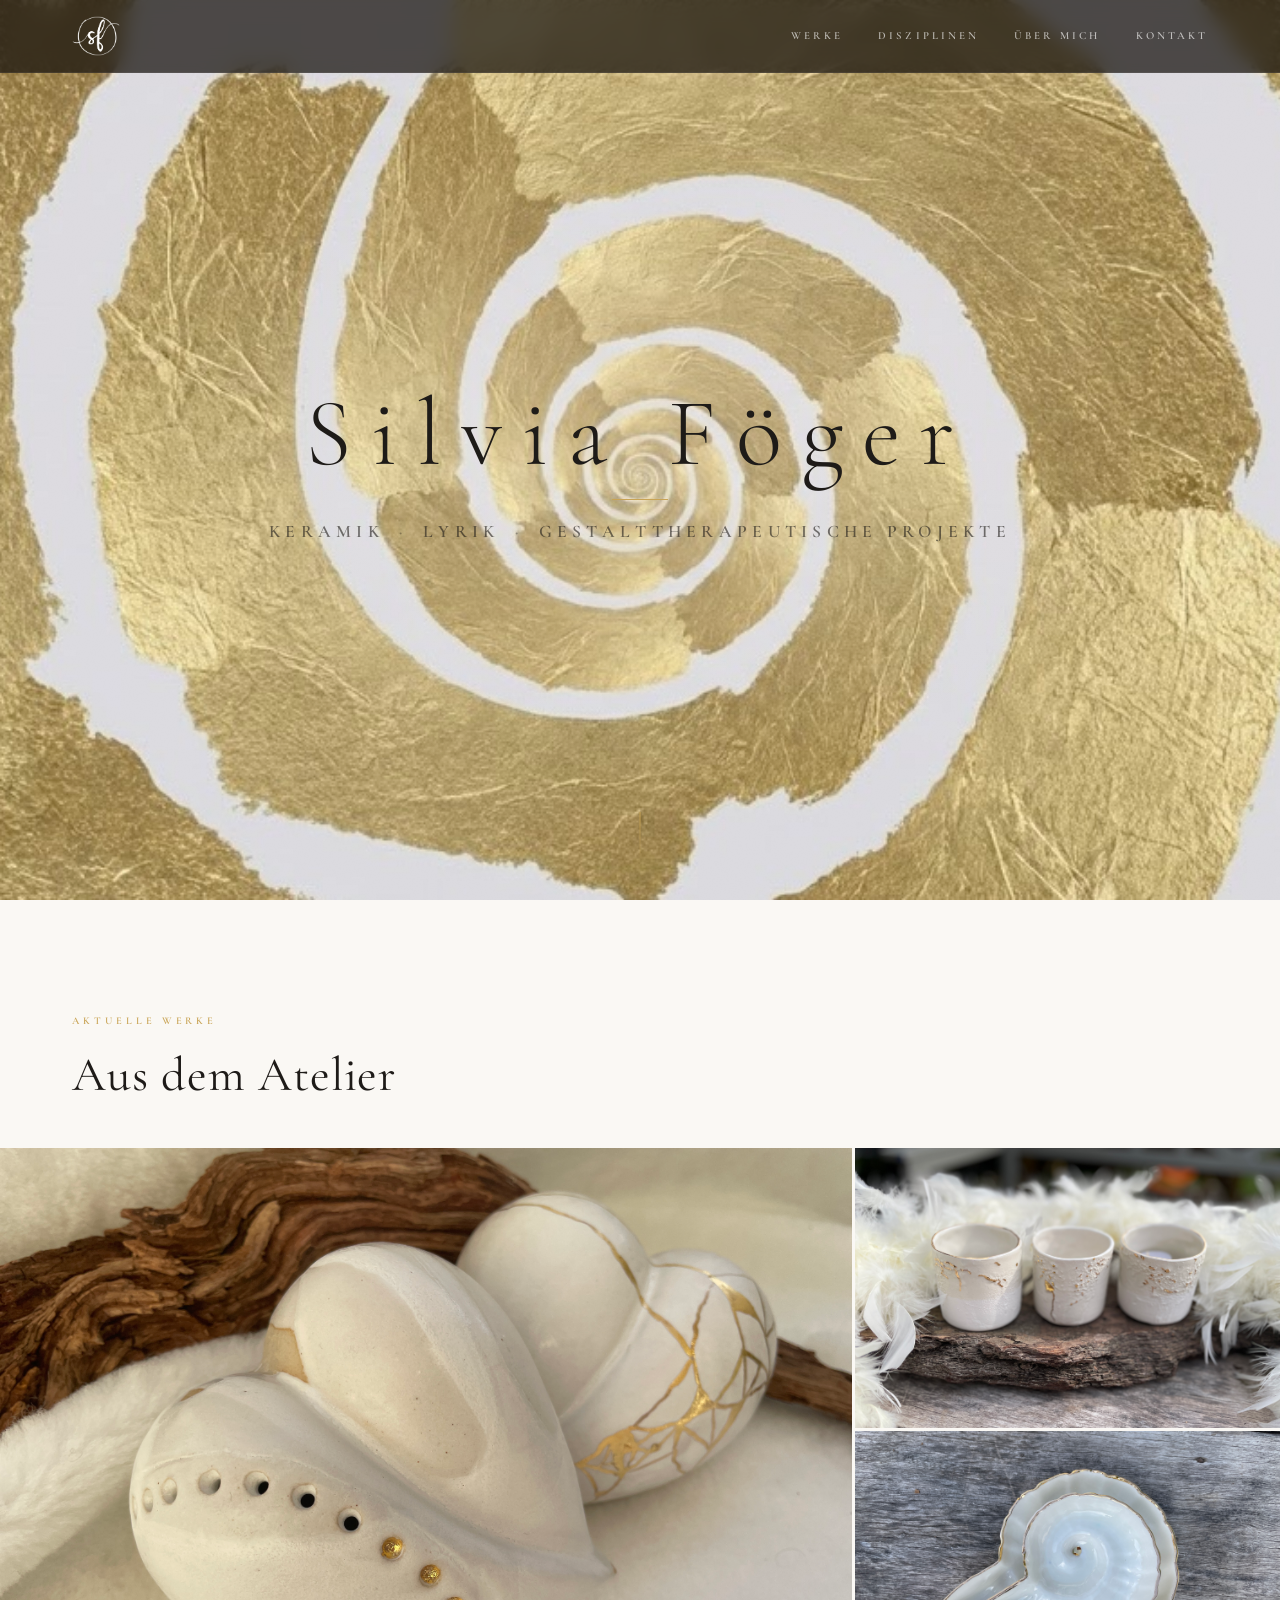
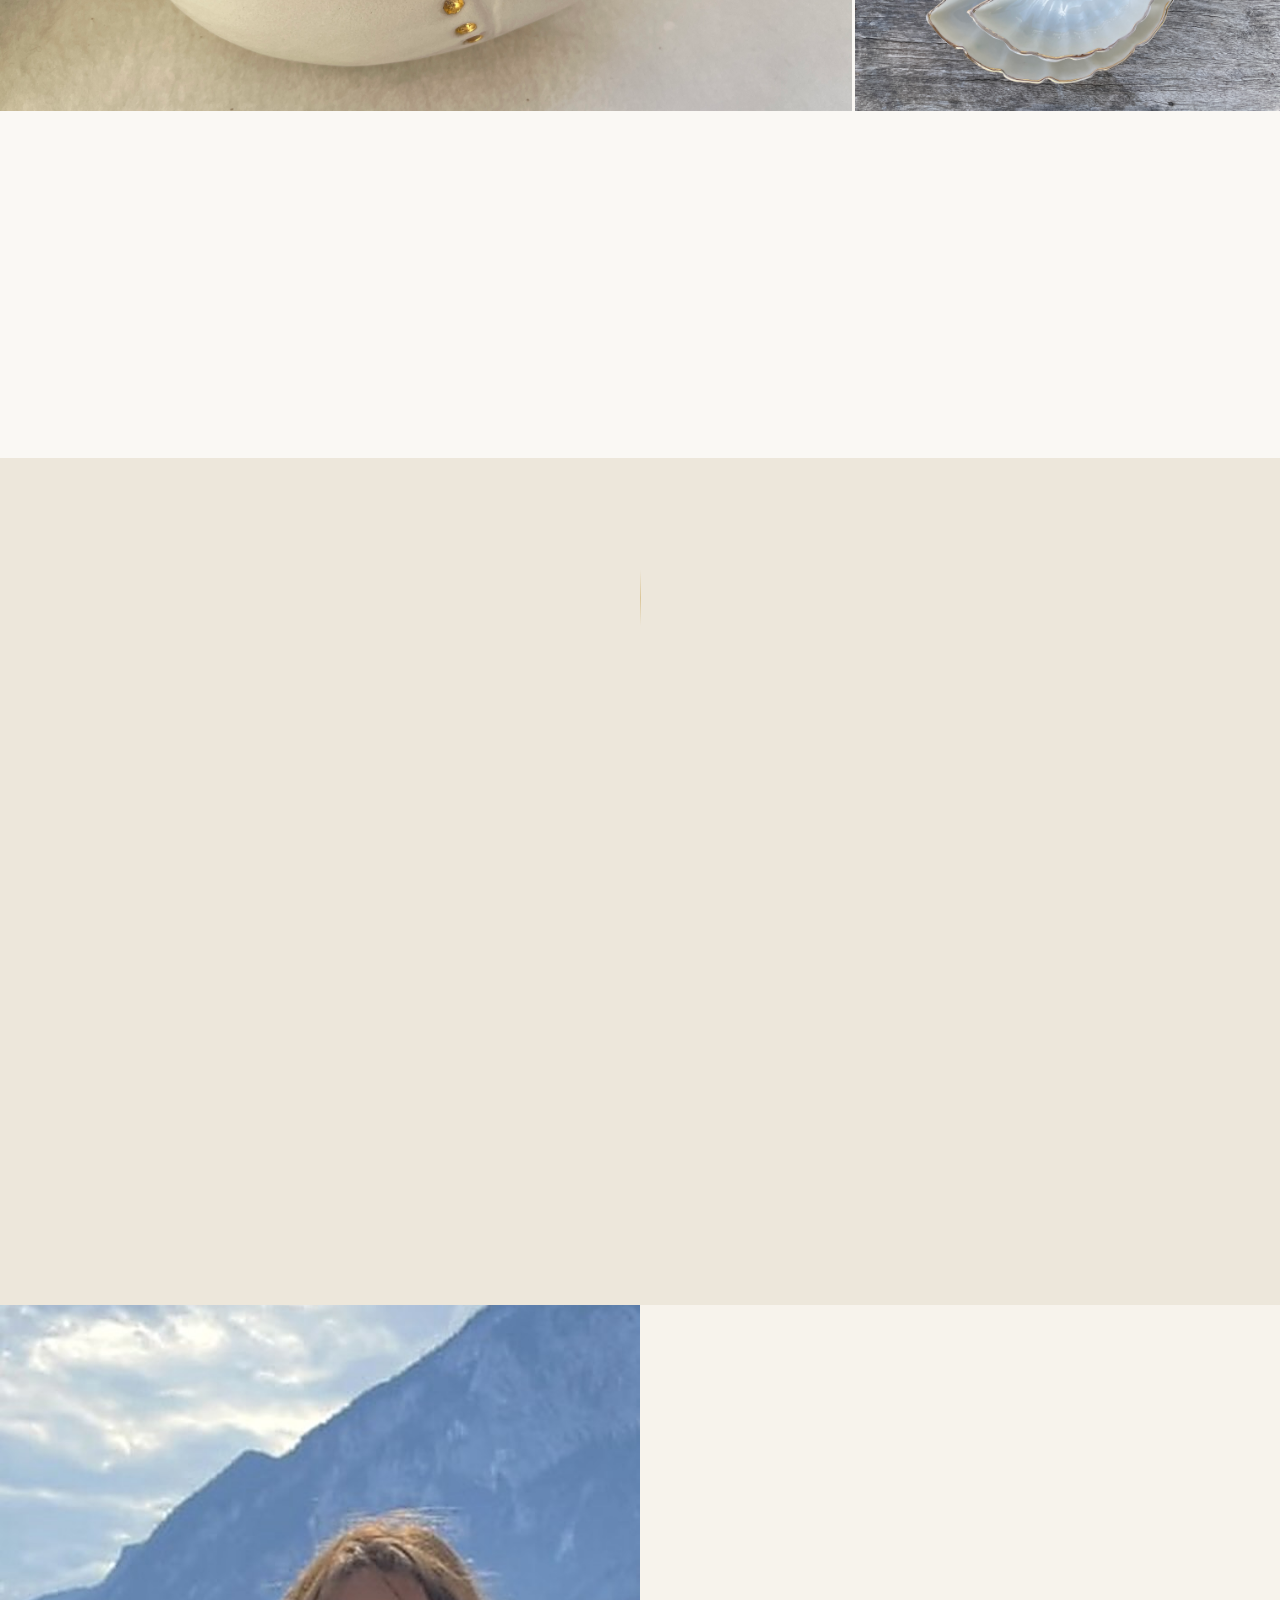
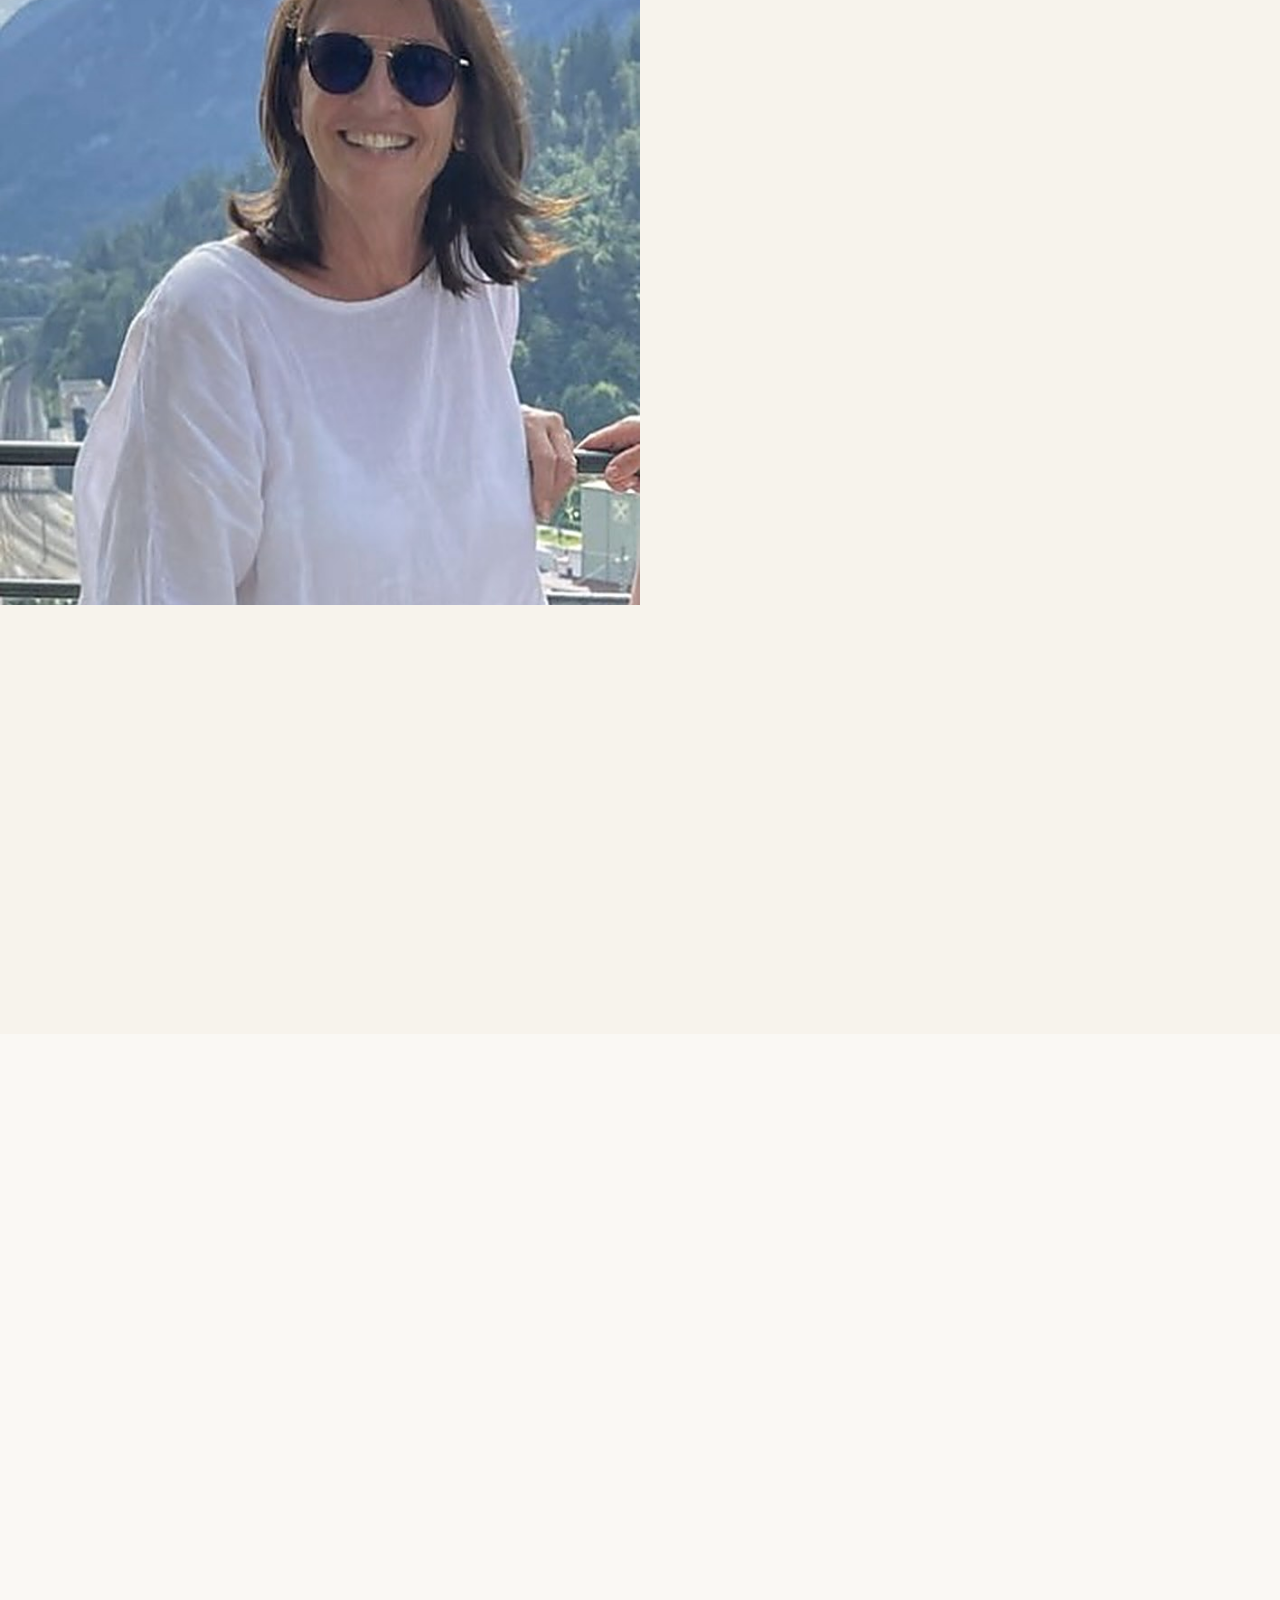
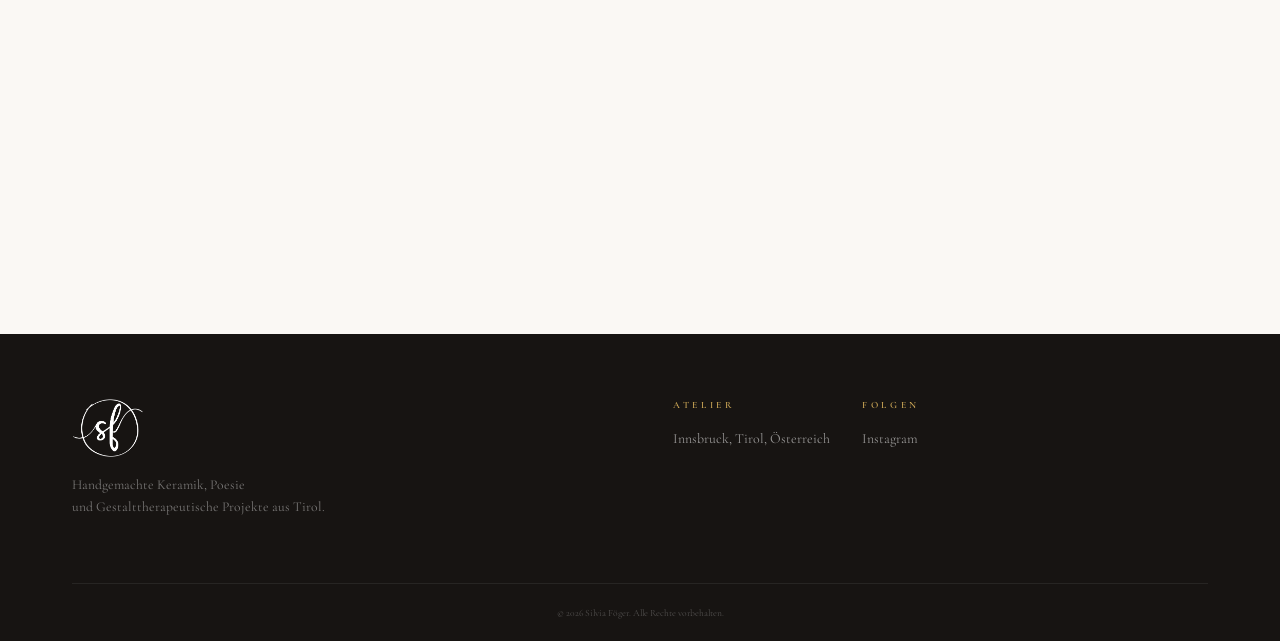
<file: index.html>
<!DOCTYPE html>
<html lang="de">
  <head>
    <meta charset="UTF-8" />
    <meta name="viewport" content="width=device-width, initial-scale=1.0" />
    <meta
      name="description"
      content="Silvia Föger aus Tirol, Österreich. Keramik, Lyrik und gestalttherapeutische Projekte: handgeformte Gefäße, Poesie und kreative Begleitung."
    />
    <title>Silvia Föger | Künstlerin</title>
    <link rel="preconnect" href="https://fonts.googleapis.com" />
    <link rel="preconnect" href="https://fonts.gstatic.com" crossorigin />
    <link
      href="https://fonts.googleapis.com/css2?family=Cormorant+Garamond:ital,wght@0,300;0,400;0,500;0,600;0,700;1,300;1,400;1,600&display=swap"
      rel="stylesheet"
    />
    <link rel="icon" type="image/x-icon" href="assets/img/favicon.ico" />
    <link rel="stylesheet" href="assets/css/style.css?v=1.4.0" />
  </head>
  <body>

    <header class="site-header" id="site-header">
      <div class="container">
        <nav class="nav">
          <a class="brand" href="#hero" aria-label="Silvia Föger, zur Startseite">
            <img class="brand__logo" src="assets/img/logo.png?v=1.4.0" alt="Silvia Föger Spirale Logo" />
          </a>
          <button class="nav-toggle" aria-expanded="false" aria-controls="nav-links" type="button">
            <span class="sr-only">Navigation umschalten</span>
            <span class="nav-toggle__bar"></span>
          </button>
          <div class="nav-links" id="nav-links">
            <a href="#works">Werke</a>
            <a href="#disciplines">Disziplinen</a>
            <a href="#about">Über mich</a>
            <a href="#kontakt">Kontakt</a>
          </div>
        </nav>
      </div>
    </header>

    <main>

      <section id="hero" class="hero">
        <div class="hero__body">
          <div class="hero__text">
            <h1 class="hero__name">Silvia Föger</h1>
            <div class="hero__rule" aria-hidden="true"></div>
            <p class="hero__tagline">Keramik <span class="hero__tagline-sep" aria-hidden="true">·</span> Lyrik <span class="hero__tagline-sep" aria-hidden="true">·</span> Gestalttherapeutische Projekte</p>
          </div>
        </div>
        <a class="hero__scroll" href="#works" aria-label="Zu den Werken scrollen">
          <span class="hero__scroll-line"></span>
        </a>
      </section>

      <section id="works" class="works">
        <div class="container">
          <header class="section-header reveal">
            <p class="eyebrow">Aktuelle Werke</p>
            <h2>Aus dem Atelier</h2>
          </header>
        </div>
        <div class="works__grid">
          <article class="work-card reveal" style="--reveal-delay: 0.05s">
            <div class="work-card__img">
              <img src="assets/img/toepferei/IMG_0020.JPG" alt="Zwei weiße Keramikherzen mit Golddekoration auf weichem Untergrund." />
            </div>
            <div class="work-card__info">
              <span class="work-card__cat">Keramik</span>
              <h3>Herzform &amp; Gold</h3>
            </div>
          </article>
          <article class="work-card reveal" style="--reveal-delay: 0.12s">
            <div class="work-card__img">
              <img src="assets/img/toepferei/IMG_2604.jpg" alt="Drei weiße Keramikbecher mit Goldkintsugi auf Treibholz, umgeben von Federn." />
            </div>
            <div class="work-card__info">
              <span class="work-card__cat">Steinzeug</span>
              <h3>Goldene Spuren</h3>
            </div>
          </article>
          <article class="work-card reveal" style="--reveal-delay: 0.18s">
            <div class="work-card__img">
              <img src="assets/img/toepferei/IMG_2041.JPG" alt="Weiße Keramikschale in Spiralform mit Goldrand auf verwittertem Holz." />
            </div>
            <div class="work-card__info">
              <span class="work-card__cat">Spiralform</span>
              <h3>Muschel &amp; Mäander</h3>
            </div>
          </article>
          <article class="work-card reveal" style="--reveal-delay: 0.24s">
            <div class="work-card__img">
              <img src="assets/img/toepferei/IMG_0130.JPG" alt="Herzförmige Keramikschale in Malve mit Goldrand und Ohrringen auf dunklem Holz." />
            </div>
            <div class="work-card__info">
              <span class="work-card__cat">Glasur</span>
              <h3>Malve &amp; Messing</h3>
            </div>
          </article>
          <article class="work-card reveal" style="--reveal-delay: 0.15s">
            <div class="work-card__img">
              <img src="assets/img/toepferei/IMG_2034.JPG" alt="Rosafarbene Keramiktassen auf verwittertem Holz, von oben fotografiert." />
            </div>
            <div class="work-card__info">
              <span class="work-card__cat">Töpferei</span>
              <h3>Rosé &amp; Schlicht</h3>
            </div>
          </article>
          <article class="work-card reveal" style="--reveal-delay: 0.28s">
            <div class="work-card__img">
              <img src="assets/img/toepferei/IMG_3060.JPG" alt="Roher Ton in Spiralform, Einblick in den Entstehungsprozess im Atelier." />
            </div>
            <div class="work-card__info">
              <span class="work-card__cat">Werkprozess</span>
              <h3>Im Entstehen</h3>
            </div>
          </article>
        </div>
      </section>

      <section id="disciplines" class="disciplines">
        <div class="container">
          <header class="section-header section-header--center reveal">
            <p class="eyebrow">Disziplinen</p>
            <h2>Drei Sprachen der Kunst</h2>
          </header>
          <div class="disciplines__grid">
            <article class="disc-card reveal" style="--reveal-delay: 0.08s">
              <div class="disc-card__symbol" aria-hidden="true">
                <svg viewBox="0 0 40 40" fill="none" stroke="currentColor" stroke-width="1.1" stroke-linecap="round" stroke-linejoin="round" xmlns="http://www.w3.org/2000/svg">
                  <ellipse cx="20" cy="11" rx="6" ry="2.5"/>
                  <path d="M14 11 Q5 21 9 32 Q13 38 20 38 Q27 38 31 32 Q35 21 26 11"/>
                  <ellipse cx="20" cy="36" rx="8" ry="3"/>
                </svg>
              </div>
              <h3>Töpferei &amp; Keramik</h3>
              <p>Ich forme Gefäße aus Steingut, Steinzeug und Porzellan und glasiere sie matt. Was mir draußen begegnet, nehme ich mit herein: Flusskiesel, nasse Erde nach dem Regen, das erste Licht am Morgen.</p>
              <a class="disc-card__link" href="toepferei.html">Mehr erfahren →</a>
            </article>
            <article class="disc-card reveal" style="--reveal-delay: 0.18s">
              <div class="disc-card__symbol" aria-hidden="true">
                <svg viewBox="0 0 40 40" fill="none" stroke="currentColor" stroke-width="1.1" stroke-linecap="round" stroke-linejoin="round" xmlns="http://www.w3.org/2000/svg">
                  <path d="M34 7 C34 7 10 16 8 36"/>
                  <path d="M8 36 C14 30 24 22 32 11"/>
                  <path d="M8 36 L10 28"/>
                  <line x1="8" y1="36" x2="14" y2="34"/>
                </svg>
              </div>
              <h3>Lyrik &amp; Sprache</h3>
              <p>Ich schreibe leise Verse über Atem und Erinnerung. Sie erscheinen als limitierte Editionen, manche spreche ich auch ein.</p>
              <a class="disc-card__link" href="lyrik.html">Mehr erfahren →</a>
            </article>
            <article class="disc-card reveal" style="--reveal-delay: 0.28s">
              <div class="disc-card__symbol" aria-hidden="true">
                <svg viewBox="0 0 40 40" fill="none" stroke="currentColor" stroke-width="1.1" stroke-linecap="round" stroke-linejoin="round" xmlns="http://www.w3.org/2000/svg">
                  <path d="M28 6 L34 12 L14 32 L6 34 L8 26 Z"/>
                  <line x1="26" y1="8" x2="32" y2="14"/>
                </svg>
              </div>
              <h3>Gestalttherapeutische Projekte</h3>
              <p>Ich begleite kreatives Arbeiten als Weg zu Ausdruck, Entlastung und innerer Klarheit, zwischen Material, Gefühl und Gestaltung.</p>
              <a class="disc-card__link" href="gestalttherapie.html">Mehr erfahren →</a>
            </article>
          </div>
        </div>
      </section>

      <section id="about" class="about">
        <div class="about__media">
          <!-- Porträt austauschen: assets/img/profile-photo.jpg ersetzen (Hochformat,
               mind. 900x1600). Der Container schneidet über object-fit zu, das
               Layout bleibt dabei unverändert. -->
          <img
            src="assets/img/profile-photo.jpg"
            srcset="assets/img/profile-photo@1x.jpg 354w, assets/img/profile-photo.jpg 708w"
            sizes="(max-width: 900px) 100vw, 42vw"
            width="708"
            height="1264"
            alt="Porträtfoto von Silvia Föger in ihrem Atelier."
          />
        </div>
        <div class="about__text reveal">
          <p class="eyebrow">Über mich</p>
          <h2>Künstlerin, Gestalterin<br /><em>und Suchende im Fluss des Lebens</em></h2>
          <div class="about__rule" aria-hidden="true"></div>
          <p>Ich bin Silvia Föger – Künstlerin, Gestalterin und Suchende im Fluss des Lebens.</p>
          <p>Meine Werke entstehen dort, wo Gefühl, Erinnerung und Zufall sich begegnen. In Ton, Farbe und Worten forme ich das, was mich innerlich bewegt – handgefertigte Momente, die Seele tragen und stille Wunder sichtbar machen.</p>
          <p>Der Ton ist mein wichtigstes Medium. Er ist ehrlich, meditativ, kraftvoll – ein Material, das meine Emotionen aufnimmt und ihnen Gestalt schenkt. In seiner Formbarkeit finde ich Ruhe, Klarheit und einen Ausdruck, der tiefer reicht als Worte. Ergänzt durch Farbe und Schreiben entsteht ein Zusammenspiel kreativer Medien, das meine ganz persönliche Handschrift ausmacht.</p>
          <p>Die Spirale begleitet mich als zentrales Symbol. Sie steht für Anfang und Ende, für Wandel und Heimkommen, für die Wege des Lebens, die sich winden und doch immer weiterführen. Sie taucht in meinen Arbeiten ebenso auf wie in meinem eigenen Lebensweg.</p>
          <p>Meine Wurzeln liegen in der Pädagogik und im kreativen Begleiten von Menschen. Als Elementarpädagogin, Kreativtrainerin und Mal- und Gestaltungstherapeutin habe ich gelernt, wie heilsam kreatives Tun sein kann – als Ausdruck, als Entlastung, als Überlebensstrategie. Diese Erfahrung fließt in meine Kunst ein und prägt meine Haltung.</p>
          <p>Heute widme ich mich in meinem neuen Lebensabschnitt – meinem „Ton-Lebensabschnitt“ – voller Hingabe dem Formgeben und dem Schreiben. Familie ist dabei mein Anker und meine Inspiration: ein Ort der Liebe, aus dem ich Kraft schöpfe und zu dem ich immer wieder zurückkehre.</p>
          <p>Mein Anspruch an Kunst ist einfach und gleichzeitig tief:</p>
          <p><em>Sie soll berühren.<br />Sie soll ehrlich sein.<br />Sie soll ein Gefühl hinterlassen, das bleibt.</em></p>
          <p>In meinen Ausstellungen lade ich Menschen ein, meiner Spur zu folgen – hinein in die Spiralen des Lebens, in die Sehnsucht des inneren Kindes, in das Gute, das sich immer wieder finden lässt, selbst wenn der Lebensfluss einmal reißend wird.</p>
        </div>
      </section>

      <section id="kontakt" class="contact">
        <div class="container">
          <header class="section-header section-header--center reveal">
            <p class="eyebrow">Kontakt</p>
            <h2>Schreib mir</h2>
          </header>

          <p class="contact__intro reveal">Wenn du eine Frage hast, zu einer Arbeit,
            zu einem Gedichtband oder zu einem gemeinsamen Projekt, freue ich mich über
            deine Nachricht. Ich antworte, sobald ich im Atelier Zeit dafür finde.</p>

          <form class="contact__form reveal" id="contact-form" method="post" action="kontakt.php">
            <div class="field">
              <label for="cf-name">Name</label>
              <input id="cf-name" name="name" type="text" required maxlength="120" autocomplete="name" />
            </div>
            <div class="field">
              <label for="cf-email">E-Mail</label>
              <input id="cf-email" name="email" type="email" required maxlength="190" autocomplete="email" />
            </div>
            <div class="field field--wide">
              <label for="cf-message">Nachricht</label>
              <textarea id="cf-message" name="nachricht" rows="6" required maxlength="5000"></textarea>
            </div>

            <!-- Honigtopf gegen Bots: bleibt für Menschen unsichtbar und leer. -->
            <div class="field field--trap" aria-hidden="true">
              <label for="cf-website">Website</label>
              <input id="cf-website" name="website" type="text" tabindex="-1" autocomplete="off" />
            </div>

            <div class="contact__actions">
              <button class="contact__submit" type="submit">Nachricht senden</button>
              <p class="contact__status" id="contact-status" role="status" aria-live="polite"></p>
            </div>
          </form>
        </div>
      </section>

    </main>

    <footer id="contact" class="site-footer">
      <div class="container">
        <div class="footer__inner">
          <div class="footer__brand">
            <img class="footer__logo" src="assets/img/logo.png?v=1.4.0" alt="Silvia Föger Spirale Logo" />
            <p class="footer__tagline">Handgemachte Keramik, Poesie<br />und Gestalttherapeutische Projekte aus Tirol.</p>
          </div>
          <div class="footer__cols">
            <div class="footer__col">
              <h4>Atelier</h4>
              <p>Innsbruck, Tirol, Österreich</p>
            </div>
            <div class="footer__col">
              <h4>Folgen</h4>
              <a href="https://www.instagram.com/silvia_foeger_keramik?igsh=aW5pYjJmMjdiNjA=" target="_blank" rel="noreferrer noopener">Instagram</a>
            </div>
          </div>
        </div>
        <div class="footer__legal">
          <small>© <span id="copyright-year"></span> Silvia Föger. Alle Rechte vorbehalten.</small>
        </div>
      </div>
    </footer>

    <script src="assets/js/main.js?v=1.4.0"></script>
  </body>
</html>
</file>
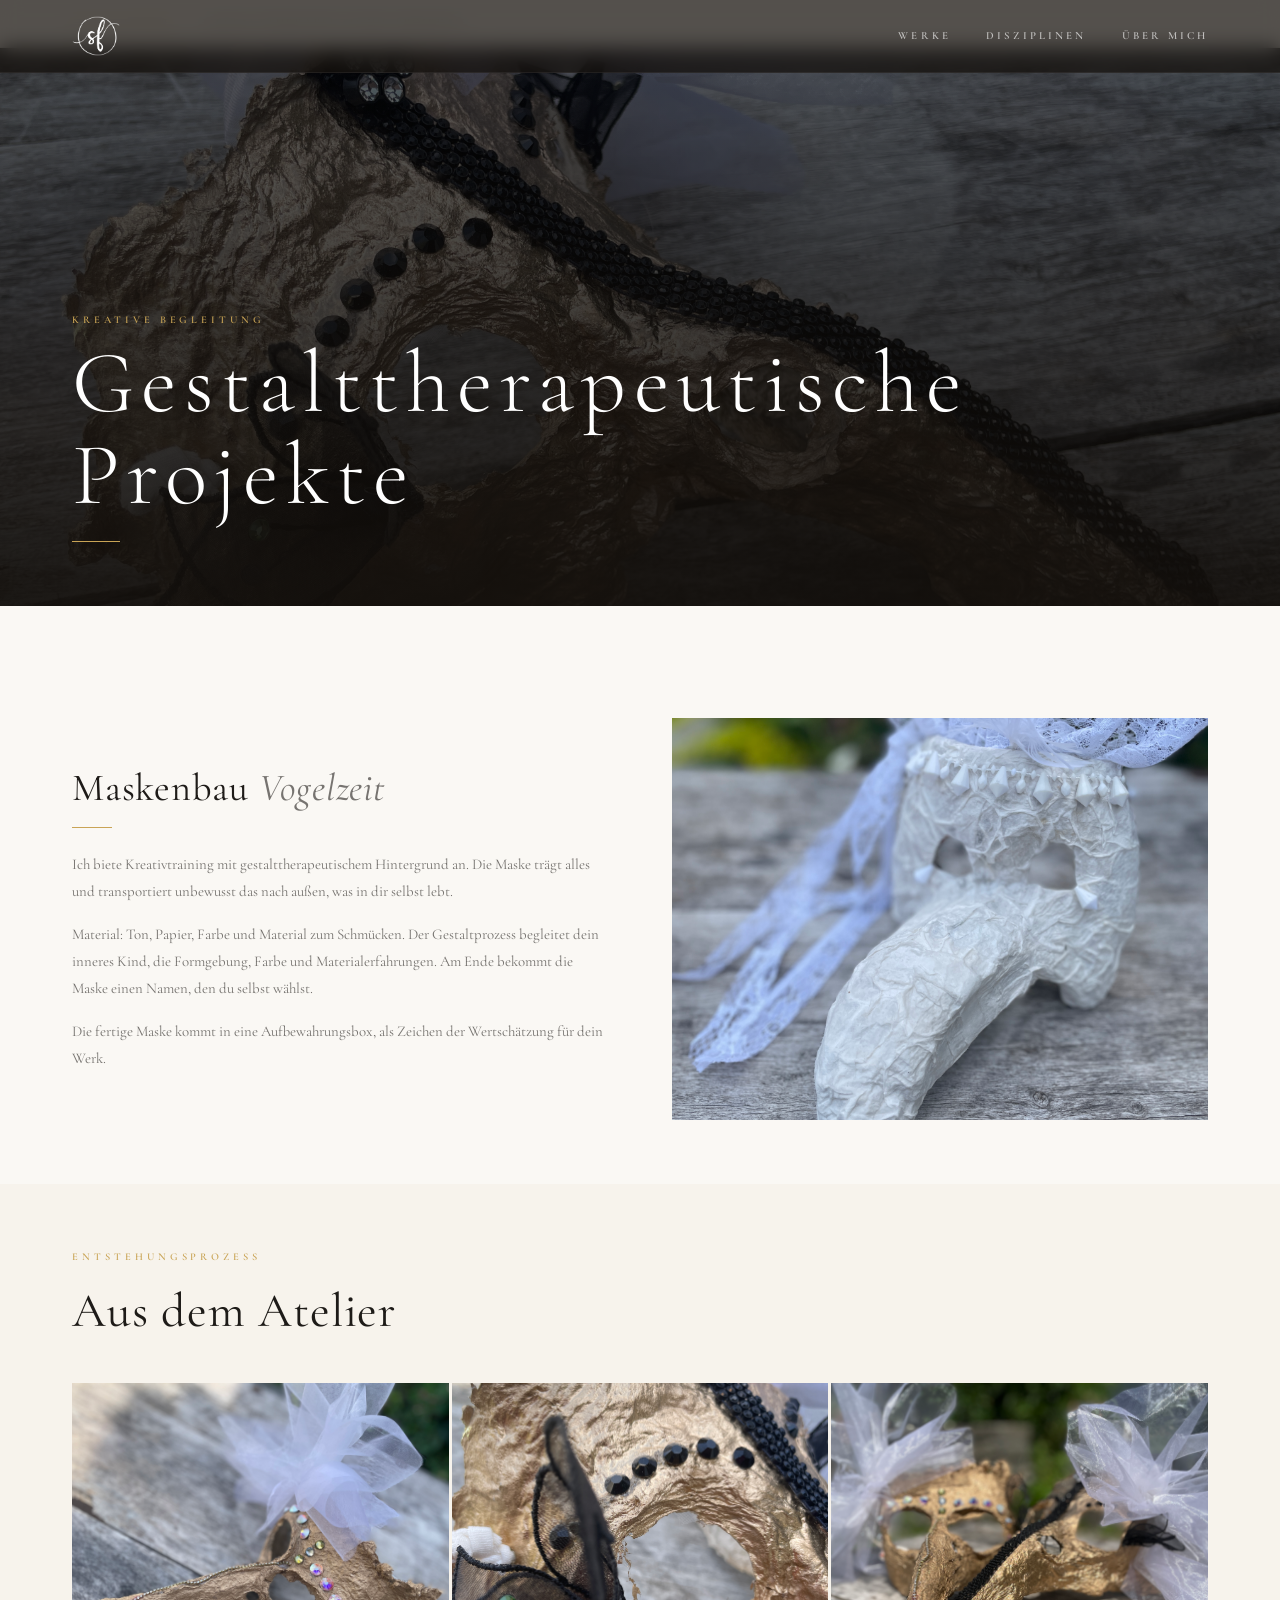
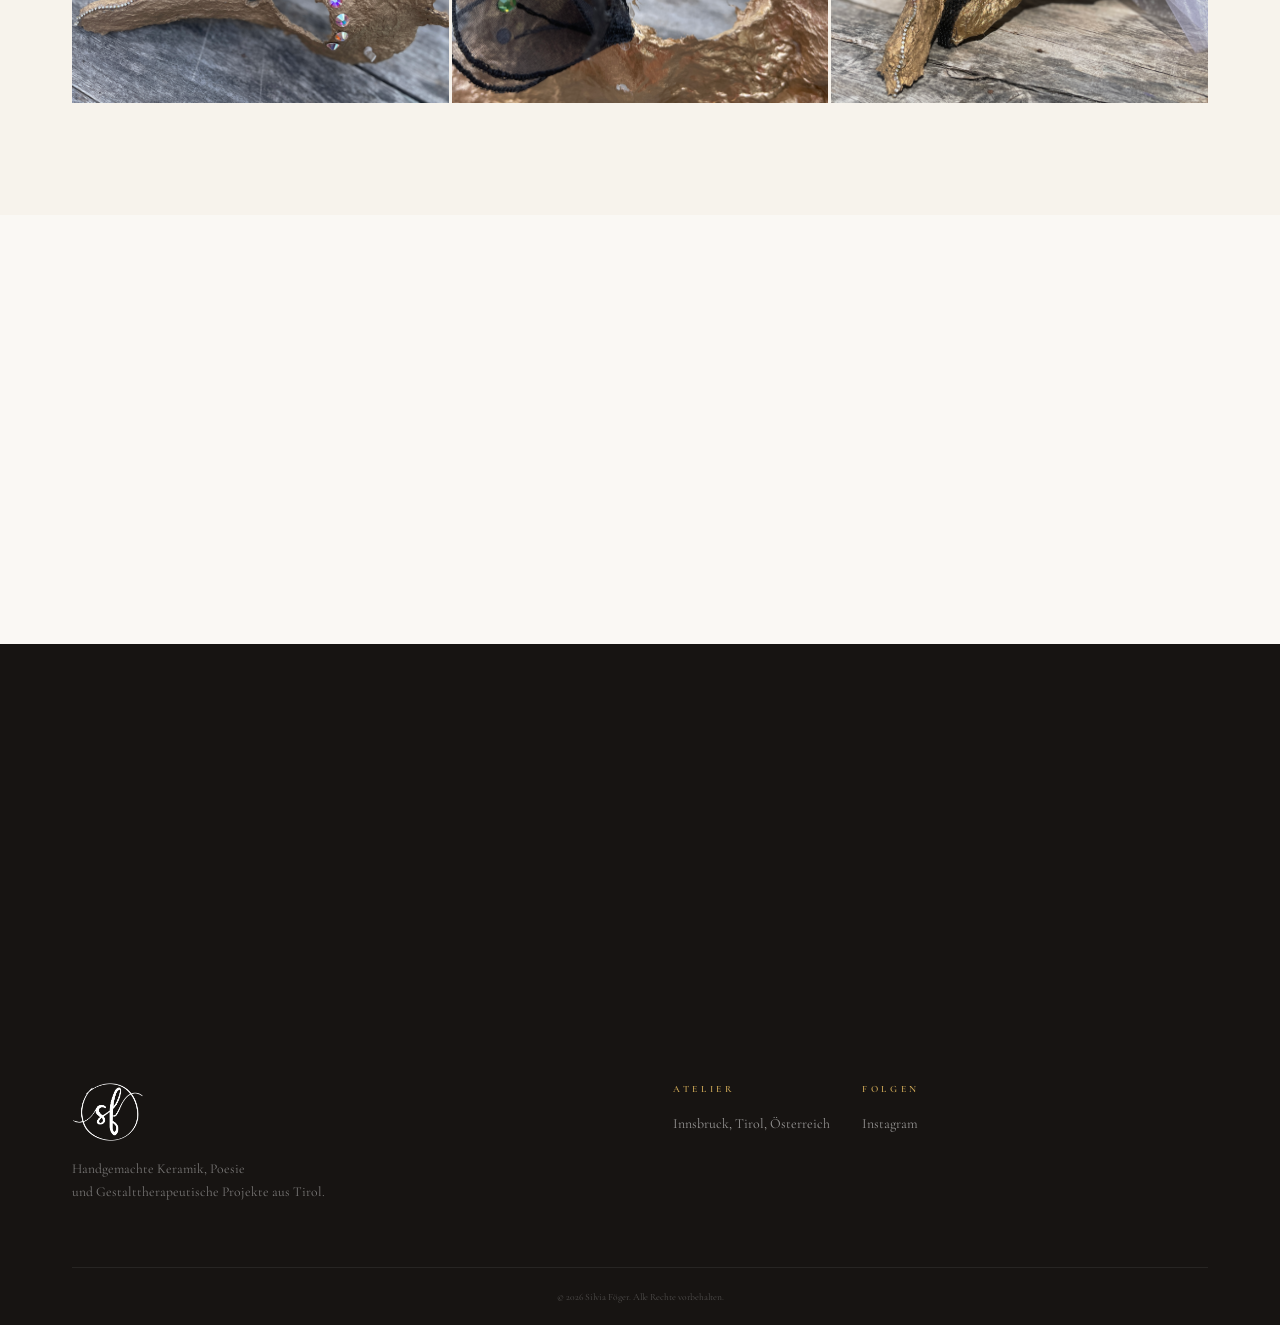
<file: gestalttherapie.html>
<!DOCTYPE html>
<html lang="de">
  <head>
    <meta charset="UTF-8" />
    <meta name="viewport" content="width=device-width, initial-scale=1.0" />
    <meta
      name="description"
      content="Gestalttherapeutische Projekte aus Tirol von Silvia Föger. Kreatives Gestalten als Ausdruck und Begleitung."
    />
    <title>Gestalttherapeutische Projekte | Silvia Föger</title>
    <link rel="preconnect" href="https://fonts.googleapis.com" />
    <link rel="preconnect" href="https://fonts.gstatic.com" crossorigin />
    <link
      href="https://fonts.googleapis.com/css2?family=Cormorant+Garamond:ital,wght@0,300;0,400;0,500;0,600;0,700;1,300;1,400;1,600&display=swap"
      rel="stylesheet"
    />
    <link rel="icon" type="image/x-icon" href="assets/img/favicon.ico" />
    <link rel="stylesheet" href="assets/css/style.css?v=1.4.0" />
  </head>
  <body>

    <header class="site-header" id="site-header">
      <div class="container">
        <nav class="nav">
          <a class="brand" href="index.html" aria-label="Silvia Föger, zur Startseite">
            <img class="brand__logo" src="assets/img/logo.png?v=1.4.0" alt="Silvia Föger Spirale Logo" />
          </a>
          <button class="nav-toggle" aria-expanded="false" aria-controls="nav-links" type="button">
            <span class="sr-only">Navigation umschalten</span>
            <span class="nav-toggle__bar"></span>
          </button>
          <div class="nav-links" id="nav-links">
            <a href="index.html#works">Werke</a>
            <a href="index.html#disciplines">Disziplinen</a>
            <a href="index.html#about">Über mich</a>
          </div>
        </nav>
      </div>
    </header>

    <main>

      <nav class="breadcrumb" aria-label="Breadcrumb">
        <div class="container">
          <a href="index.html">Silvia Föger</a>
          <span aria-hidden="true">/</span>
          Gestalttherapeutische Projekte
        </div>
      </nav>

      <section class="page-hero">
        <div
          class="page-hero__bg"
          style="background-image: url('assets/img/gestalttherapie/IMG_3869.JPG');"
          role="img"
          aria-label="Maskenbau-Projekt: Bemalte Masken und Materialien"
        ></div>
        <div class="page-hero__overlay" aria-hidden="true"></div>
        <div class="page-hero__content container">
          <p class="eyebrow">Kreative Begleitung</p>
          <h1 class="page-hero__title">Gestalttherapeutische Projekte</h1>
          <div class="page-hero__rule" aria-hidden="true"></div>
        </div>
      </section>

      <section class="page-intro">
        <div class="container">
          <div class="page-intro__grid">
            <div class="page-intro__text reveal">
              <h2>Maskenbau <em>Vogelzeit</em></h2>
              <div class="page-intro__rule" aria-hidden="true"></div>
              <p>Ich biete Kreativtraining mit gestalttherapeutischem Hintergrund an. Die Maske trägt alles und transportiert unbewusst das nach außen, was in dir selbst lebt.</p>
              <p>Material: Ton, Papier, Farbe und Material zum Schmücken. Der Gestaltprozess begleitet dein inneres Kind, die Formgebung, Farbe und Materialerfahrungen. Am Ende bekommt die Maske einen Namen, den du selbst wählst.</p>
              <p>Die fertige Maske kommt in eine Aufbewahrungsbox, als Zeichen der Wertschätzung für dein Werk.</p>
            </div>
            <div class="page-intro__image reveal" style="--reveal-delay: 0.15s">
              <img src="assets/img/gestalttherapie/IMG_3857.jpg" alt="Nahaufnahme einer bemalten Maske mit Details und Materialien." />
            </div>
          </div>
        </div>
      </section>

      <section class="page-gallery">
        <div class="container">
          <header class="section-header reveal">
            <p class="eyebrow">Entstehungsprozess</p>
            <h2>Aus dem Atelier</h2>
          </header>
          <div class="page-gallery__grid">
            <article class="work-card reveal" style="--reveal-delay: 0.05s">
              <div class="work-card__img">
                <img src="assets/img/gestalttherapie/IMG_3867.jpg" alt="Masken in verschiedenen Farbvarianten und Gestaltungsstufen." />
              </div>
              <div class="work-card__info">
                <span class="work-card__cat">Gestaltung</span>
                <h3>Farbige Formen</h3>
              </div>
            </article>
            <article class="work-card reveal" style="--reveal-delay: 0.1s">
              <div class="work-card__img">
                <img src="assets/img/gestalttherapie/IMG_3871.JPG" alt="Vollendete Masken mit kunstvoll gestalteten Oberflächenstrukturen." />
              </div>
              <div class="work-card__info">
                <span class="work-card__cat">Vollendung</span>
                <h3>Fertige Werke</h3>
              </div>
            </article>
            <article class="work-card reveal" style="--reveal-delay: 0.15s">
              <div class="work-card__img">
                <img src="assets/img/gestalttherapie/IMG_3876.jpg" alt="Masken auf Aufbewahrungsboxen, Symbol der Wertschätzung." />
              </div>
              <div class="work-card__info">
                <span class="work-card__cat">Verwahrung</span>
                <h3>In Wertschätzung</h3>
              </div>
            </article>
          </div>
        </div>
      </section>

      <section class="page-intro">
        <div class="container">
          <div class="page-intro__grid">
            <div class="page-intro__text reveal">
              <h2>Soziale Dimension <em>und Sinnbild</em></h2>
              <div class="page-intro__rule" aria-hidden="true"></div>
              <p><strong>Soziale Komponente:</strong> Gemeinschaftserlebnis, Sprache, Kreativität, Hilfestellung, Dankbarkeit, Toleranz und gegenseitige Unterstützung.</p>
              <p><strong>Assoziation zu Vogel:</strong> Leichtigkeit des Fliegens, Vergänglichkeit und Fortpflanzung. Nestwärme und Schutz, Ei, Geburt und letzter Flug. Ein Symbol für die Reisen unserer Seele.</p>
              <p><strong>Erinnerungsbilder:</strong> Ein gemeinsames Fotobuch bewahrt die Momente fest, die beim gemeinsamen Schaffen entstanden sind, und bleibt als Erinnerung an diese Zeit.</p>
            </div>
          </div>
        </div>
      </section>

      <section class="page-quote">
        <div class="container">
          <div class="page-quote__inner reveal">
            <blockquote>
              Die Maske trägt alles, was in dir lebt, nach außen. Sichtbar und wertvoll.
            </blockquote>
            <cite>Silvia Föger</cite>
          </div>
        </div>
      </section>

    </main>

    <footer id="contact" class="site-footer">
      <div class="container">
        <div class="footer__inner">
          <div class="footer__brand">
            <img class="footer__logo" src="assets/img/logo.png?v=1.4.0" alt="Silvia Föger Spirale Logo" />
            <p class="footer__tagline">Handgemachte Keramik, Poesie<br />und Gestalttherapeutische Projekte aus Tirol.</p>
          </div>
          <div class="footer__cols">
            <div class="footer__col">
              <h4>Atelier</h4>
              <p>Innsbruck, Tirol, Österreich</p>
            </div>
            <div class="footer__col">
              <h4>Folgen</h4>
              <a href="https://www.instagram.com/silvia_foeger_keramik?igsh=aW5pYjJmMjdiNjA=" target="_blank" rel="noreferrer noopener">Instagram</a>
            </div>
          </div>
        </div>
        <div class="footer__legal">
          <small>© <span id="copyright-year"></span> Silvia Föger. Alle Rechte vorbehalten.</small>
        </div>
      </div>
    </footer>

    <script src="assets/js/main.js?v=1.4.0"></script>
  </body>
</html>
</file>
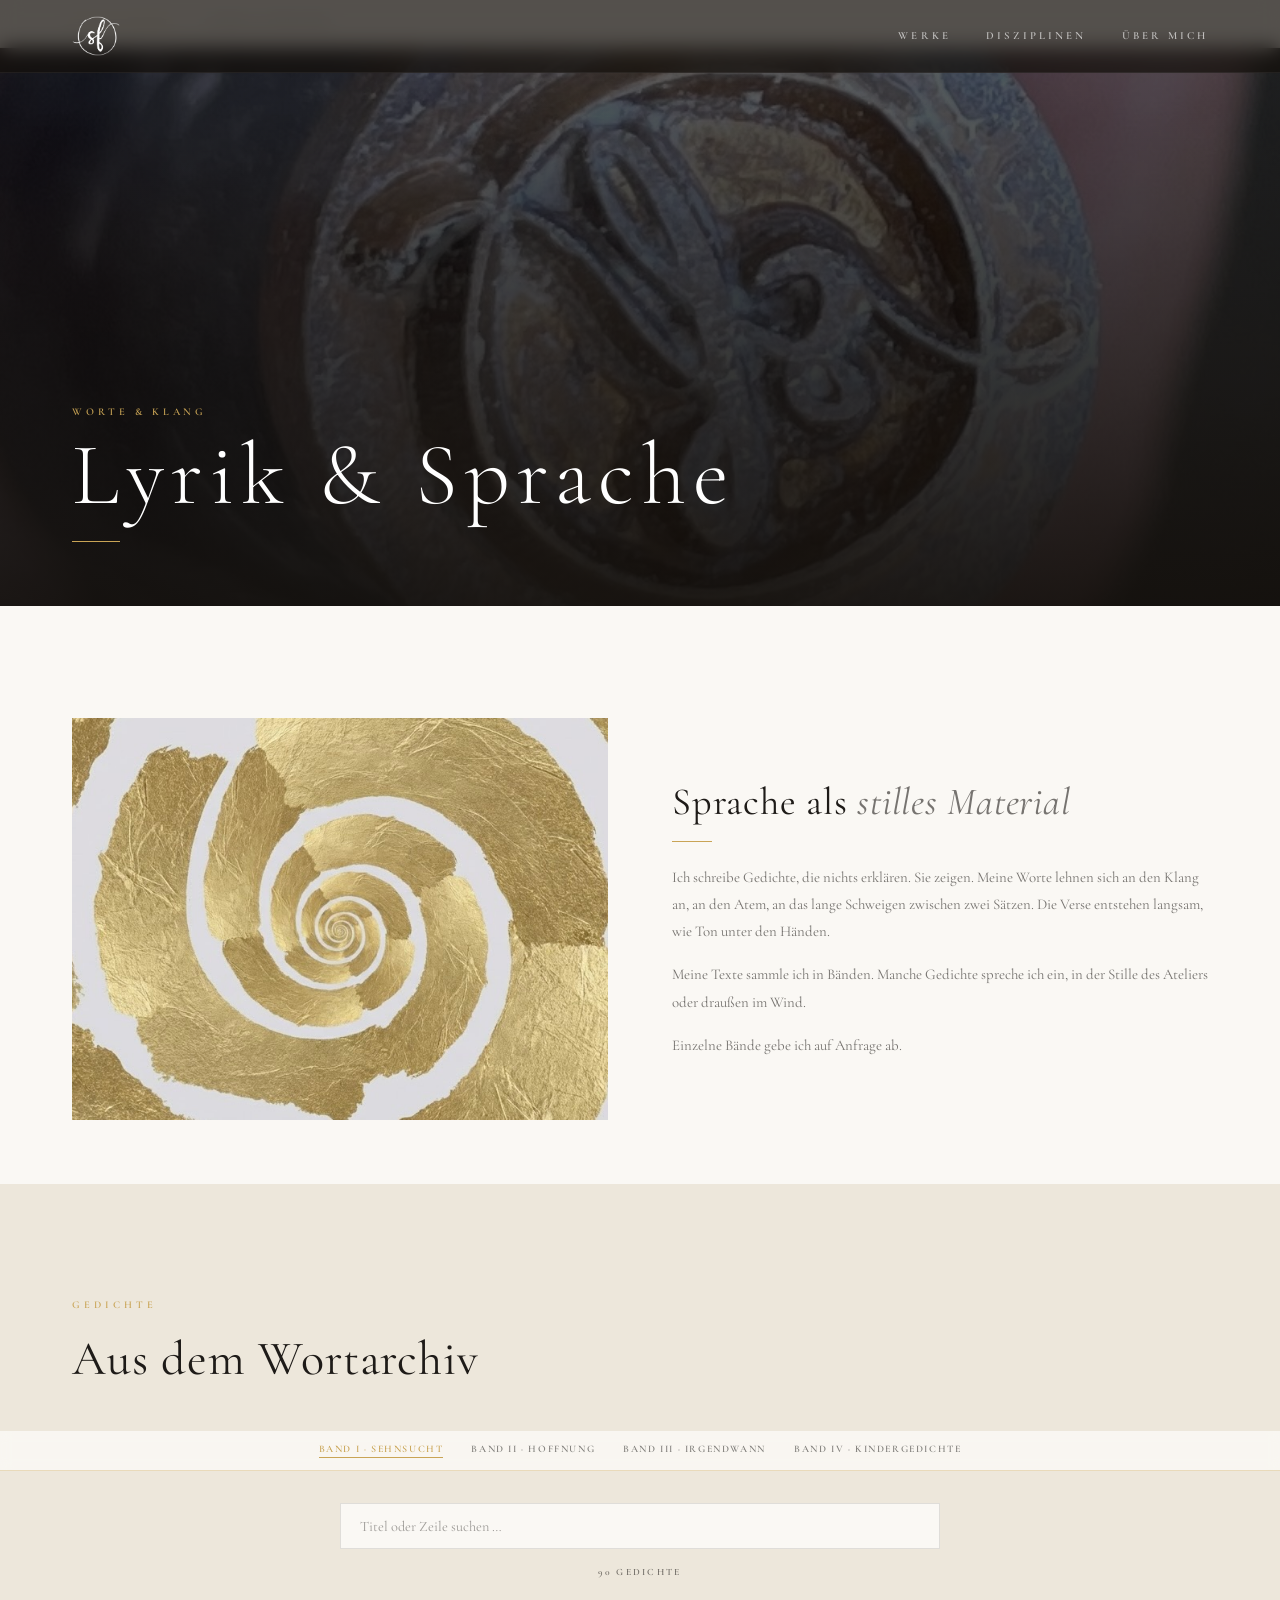
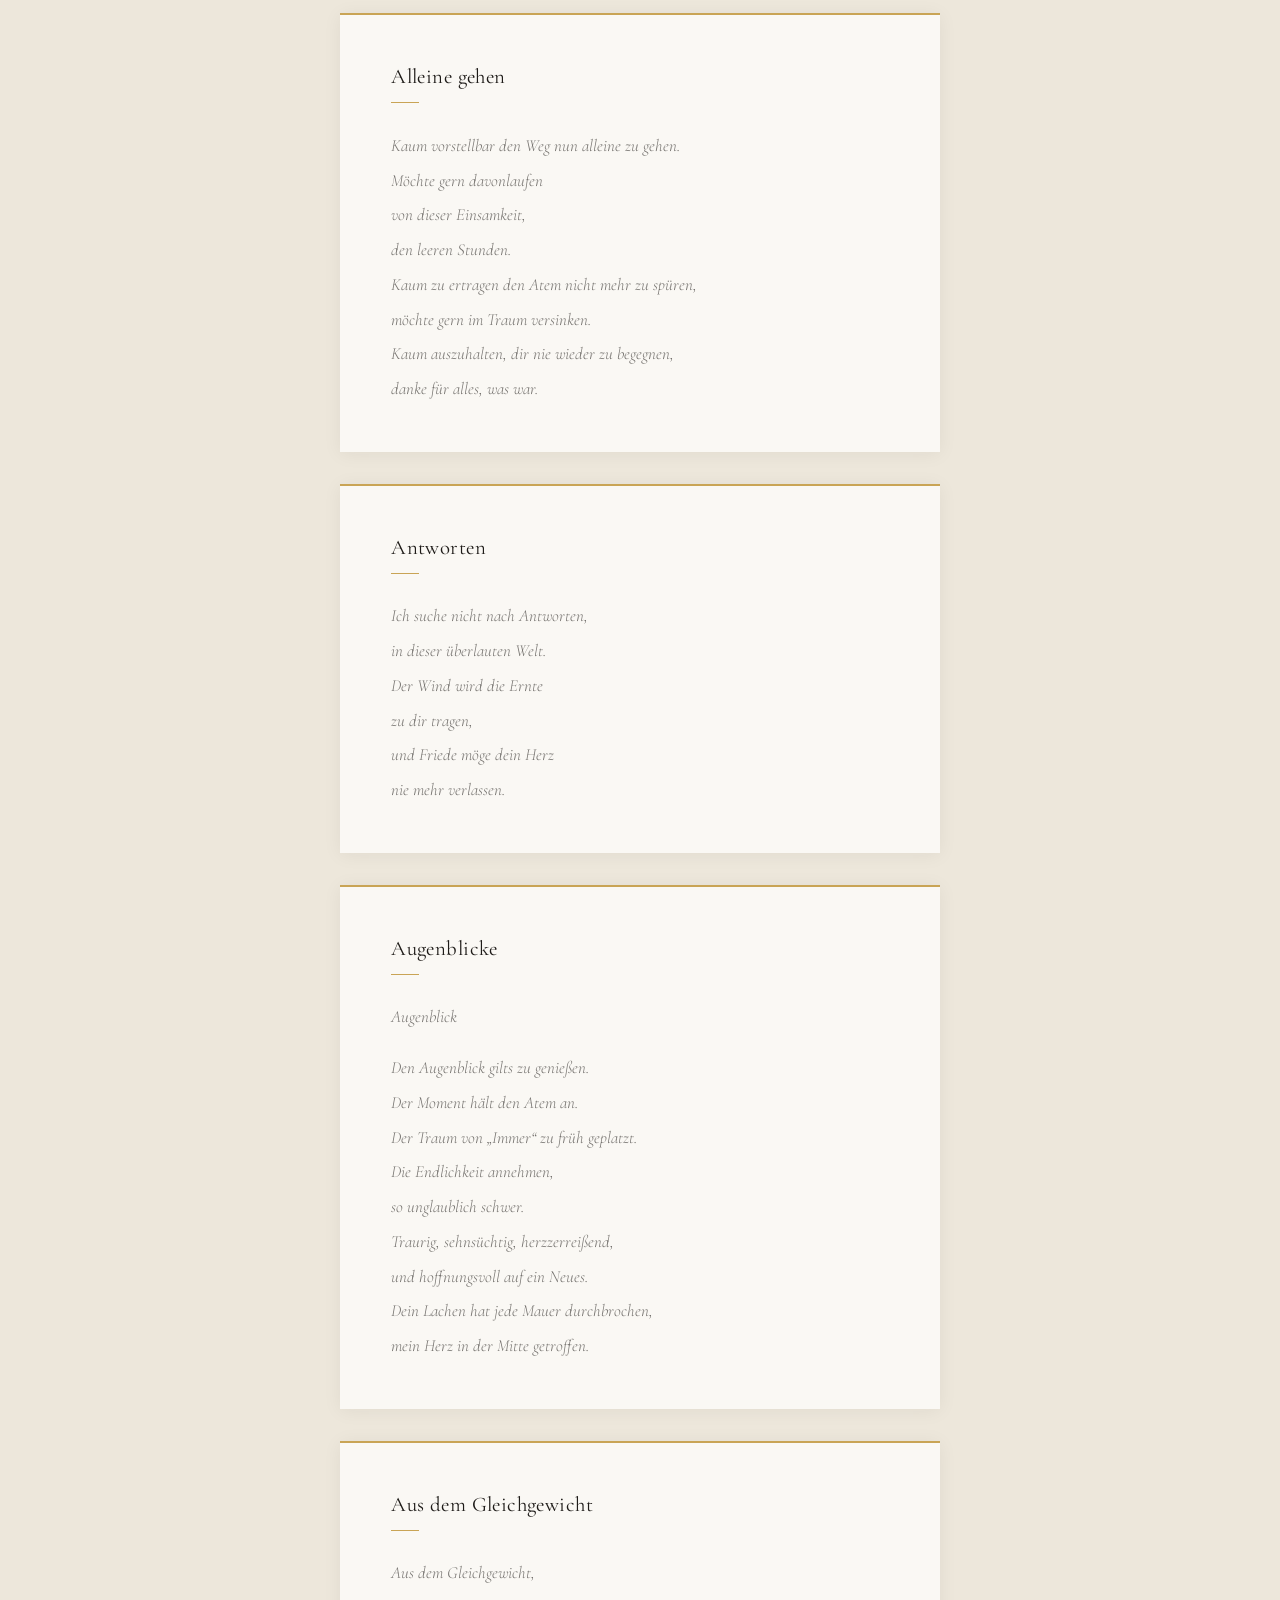
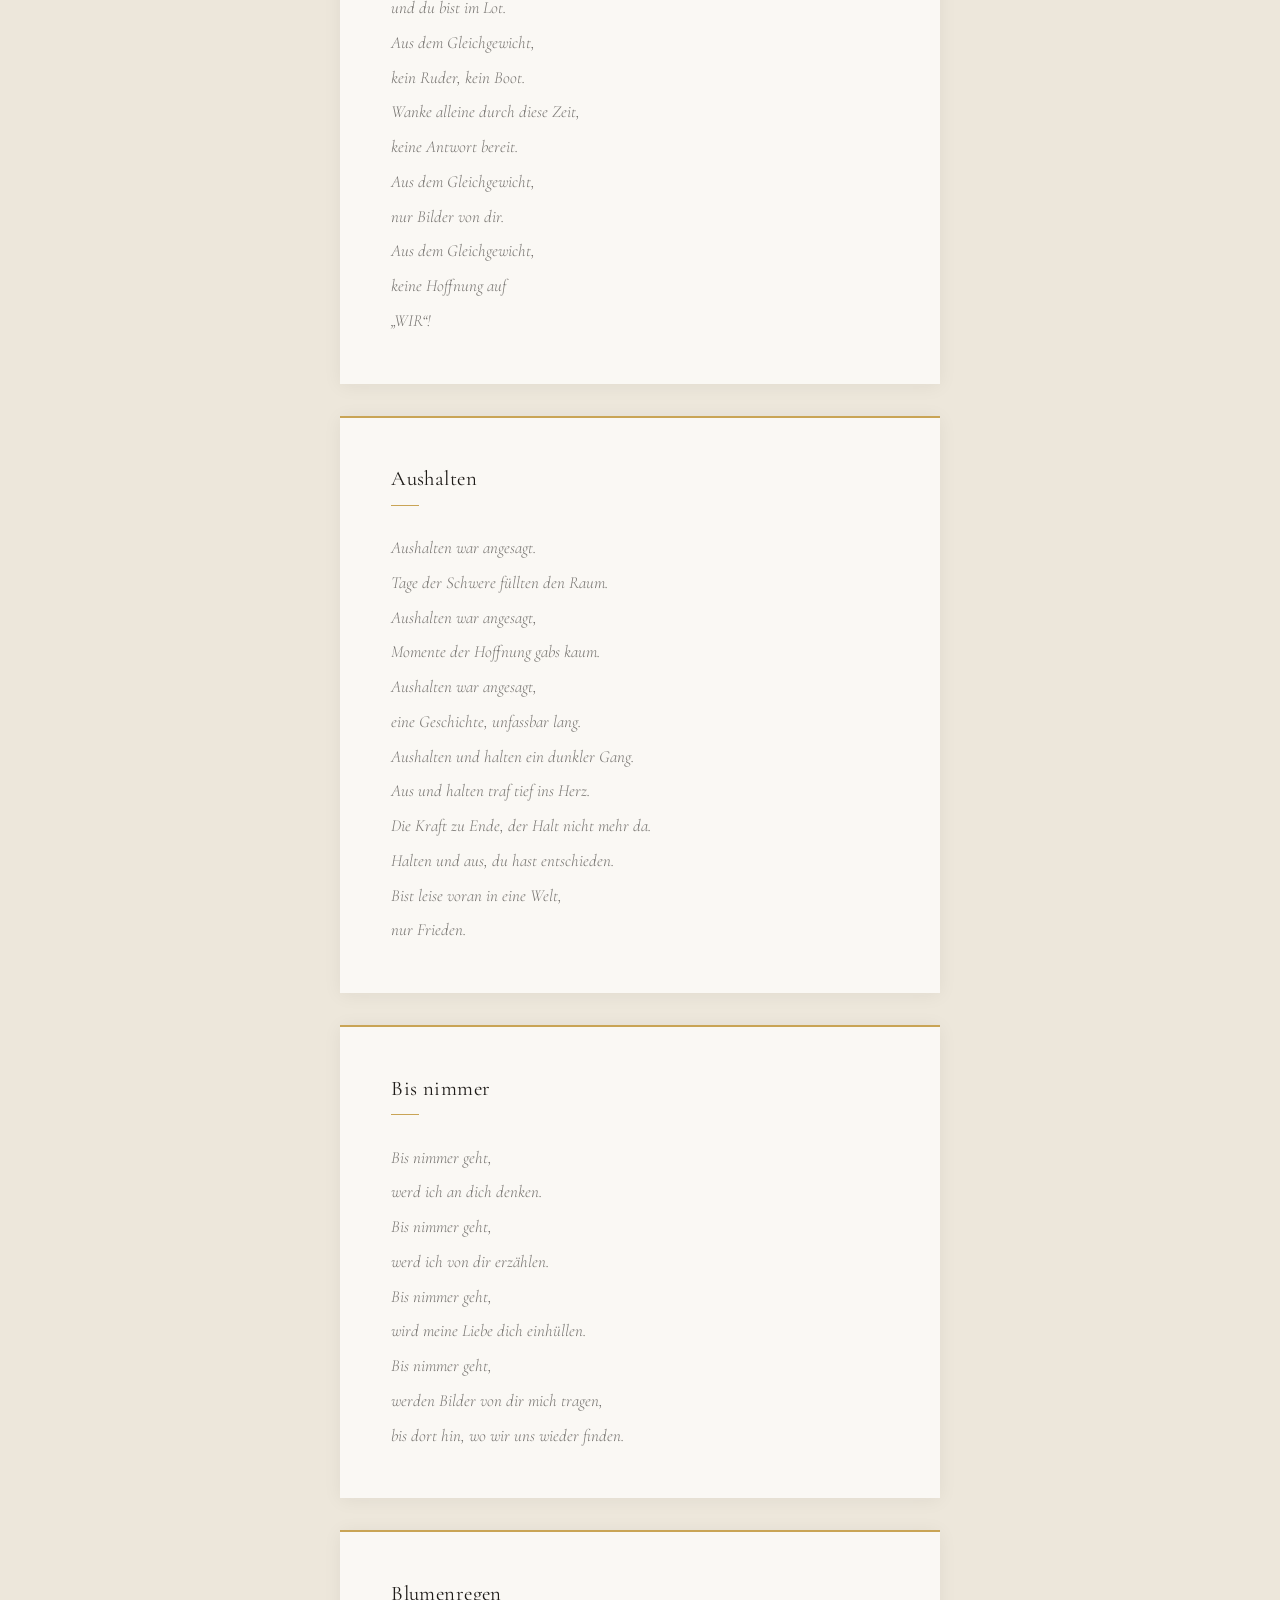
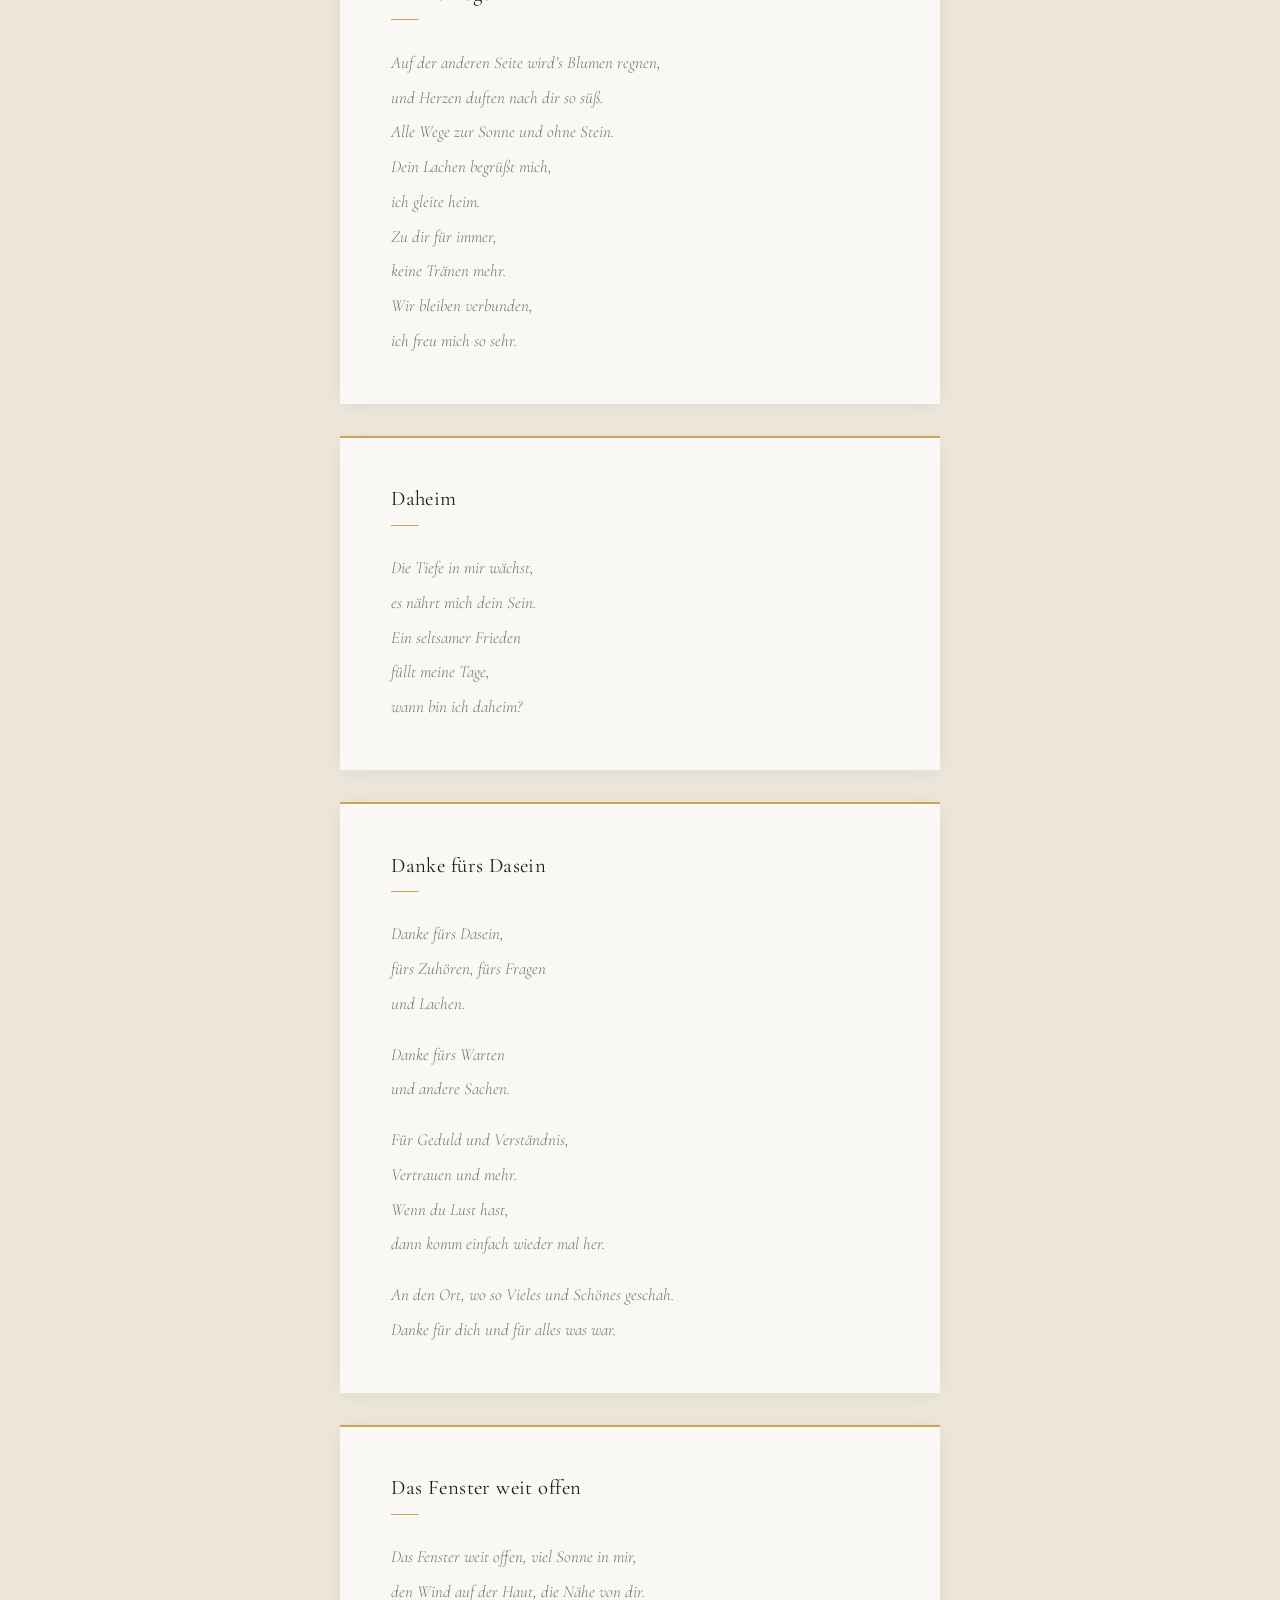
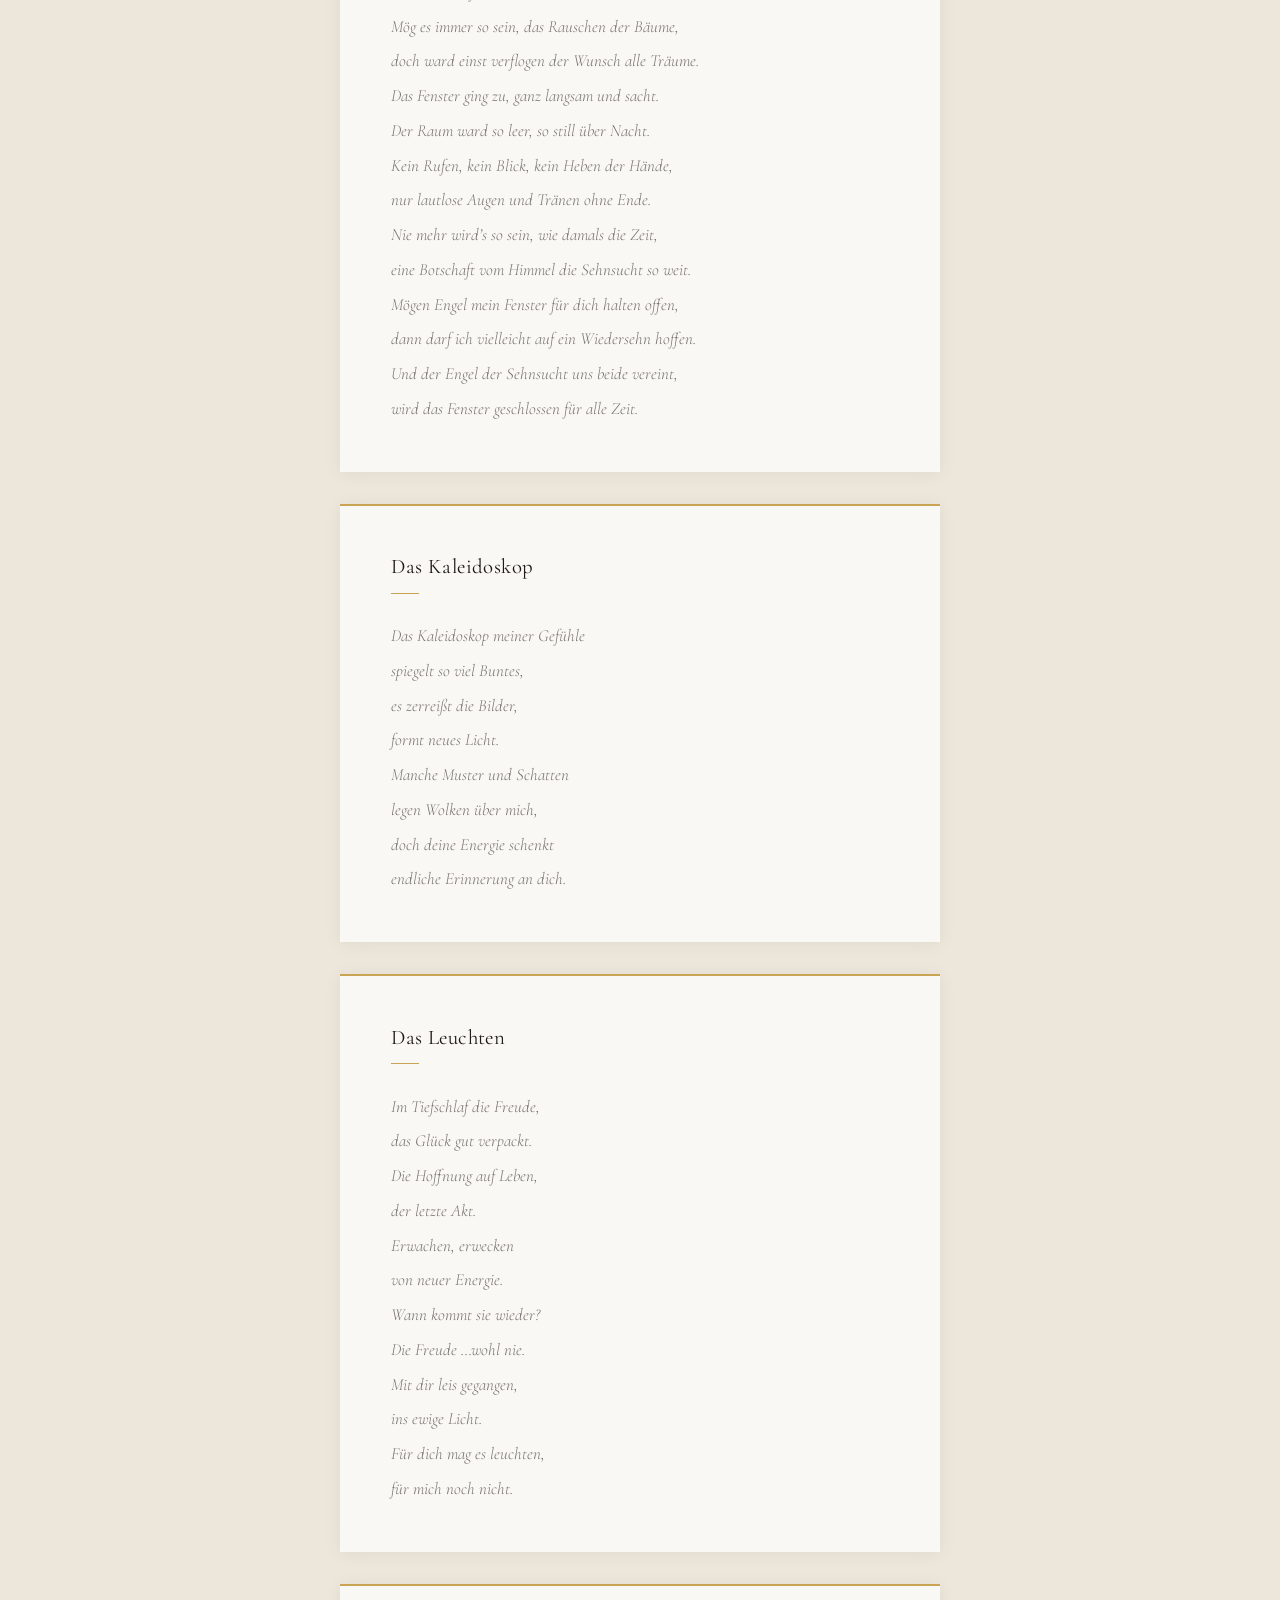
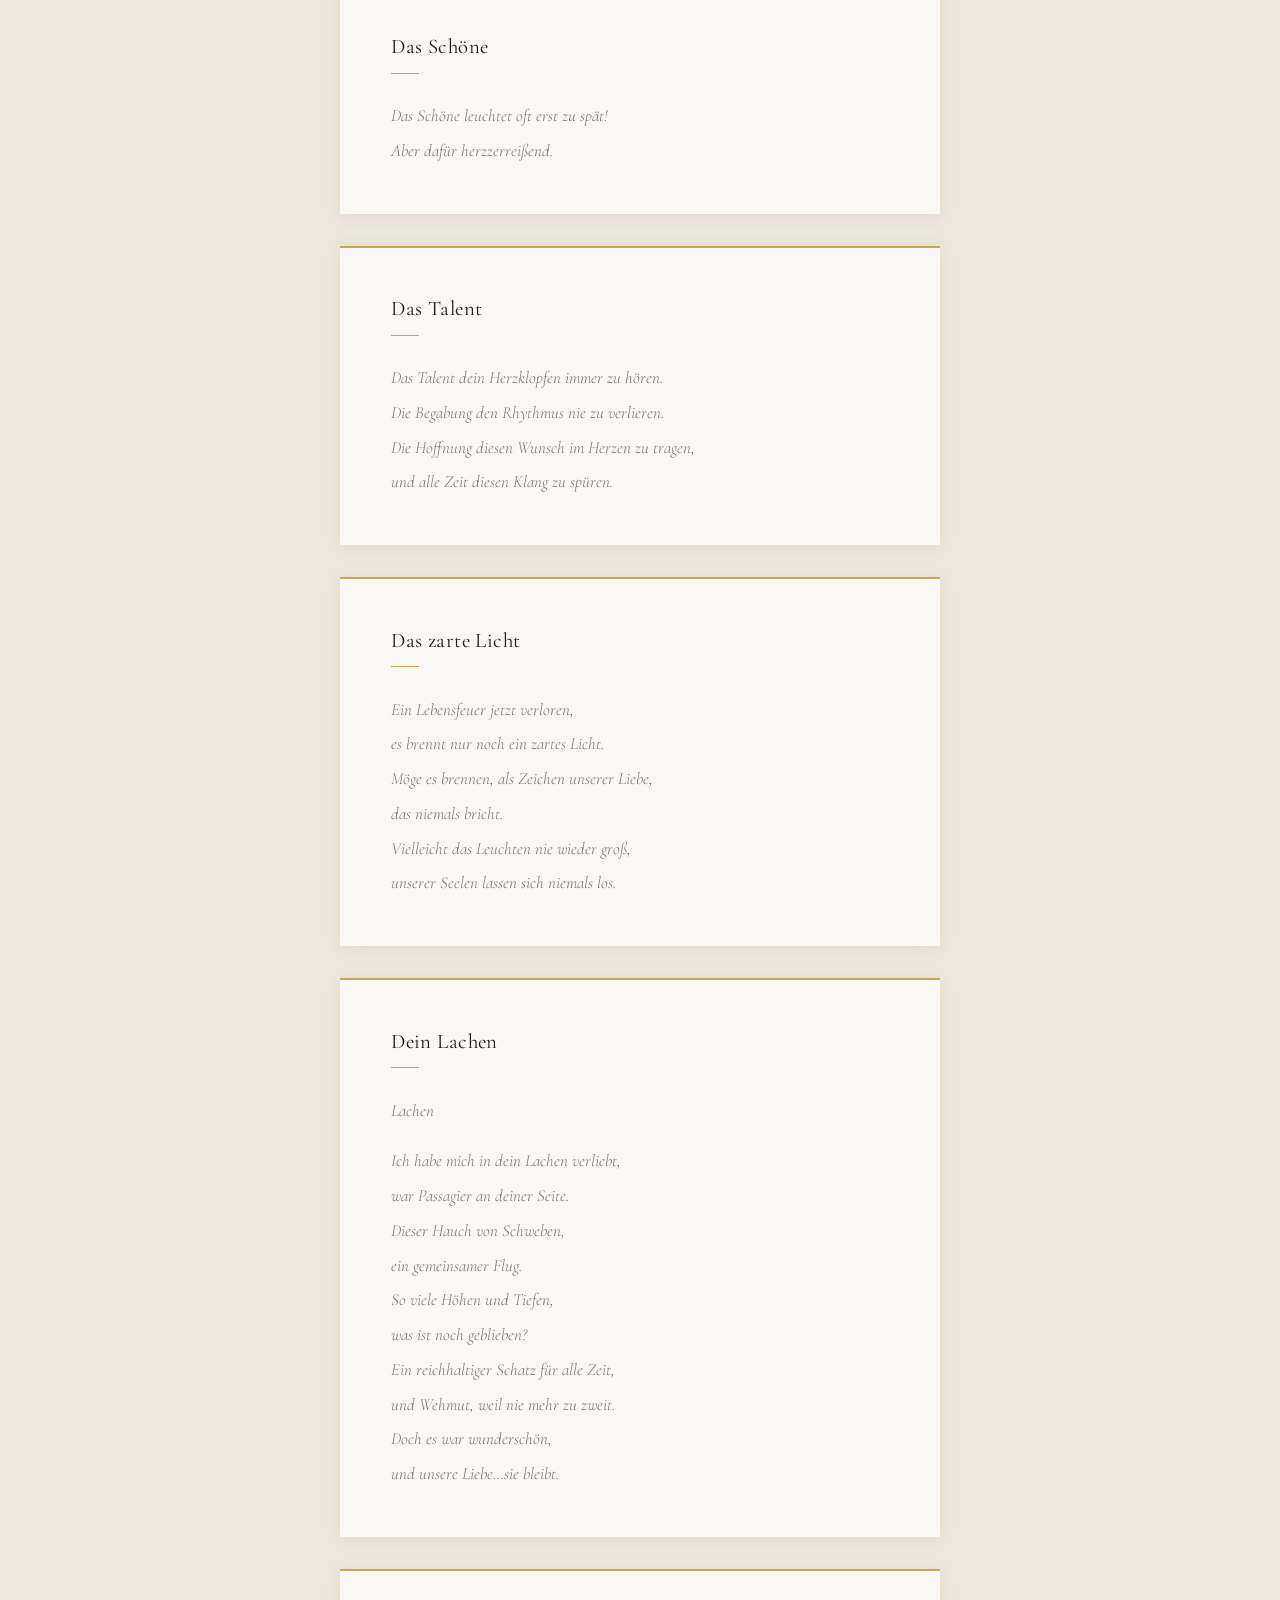
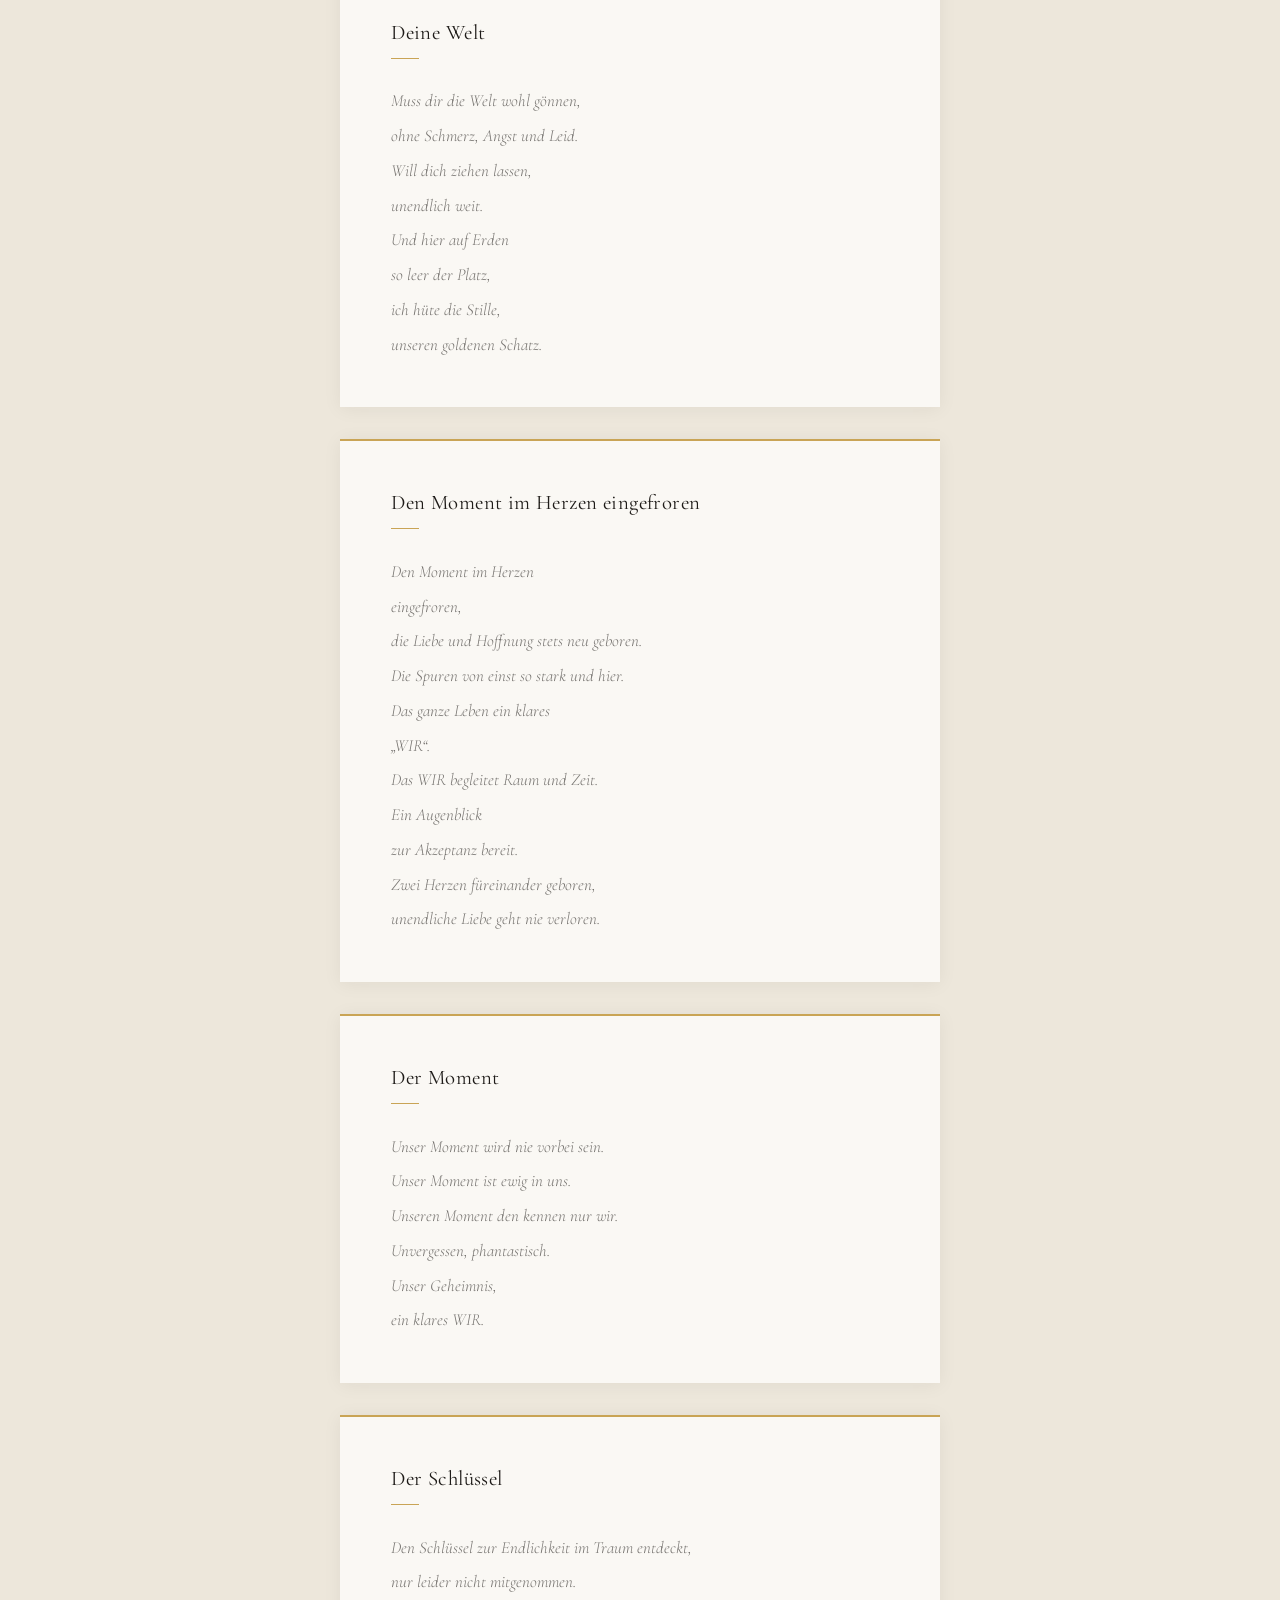
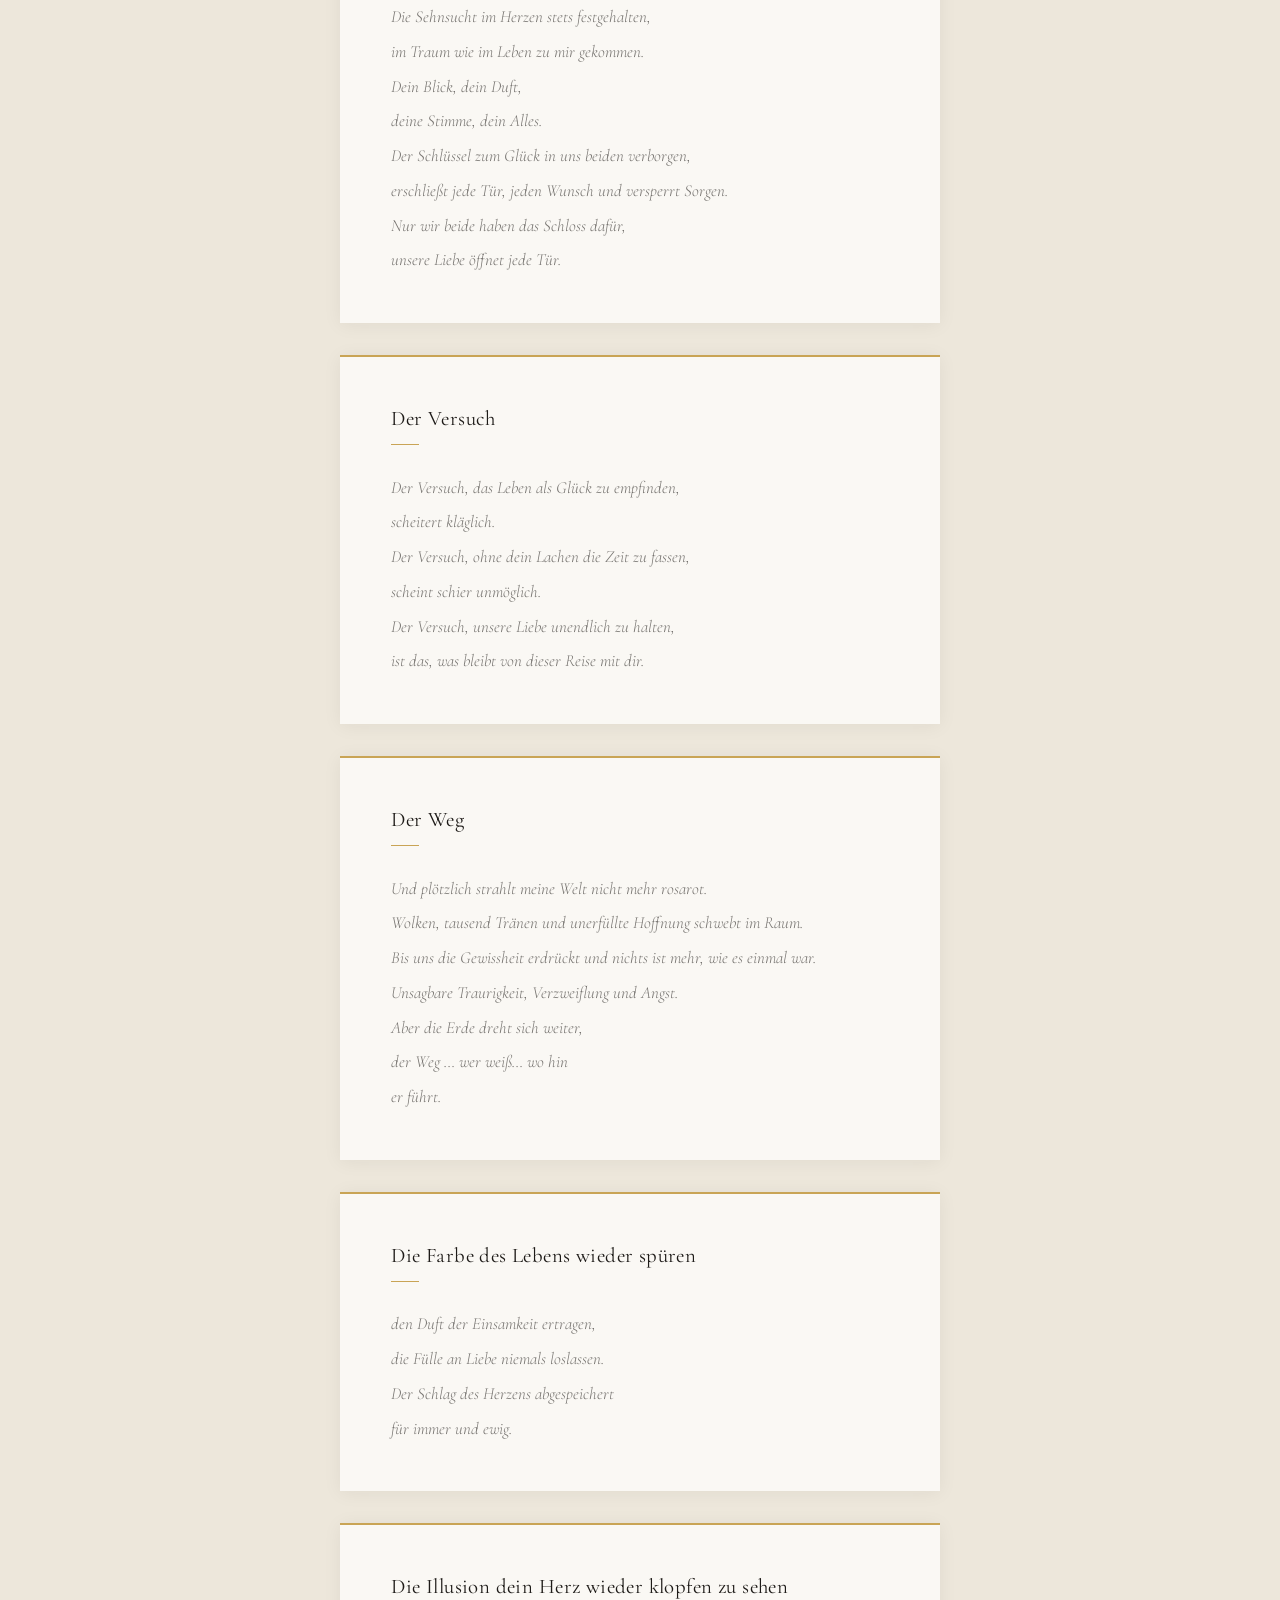
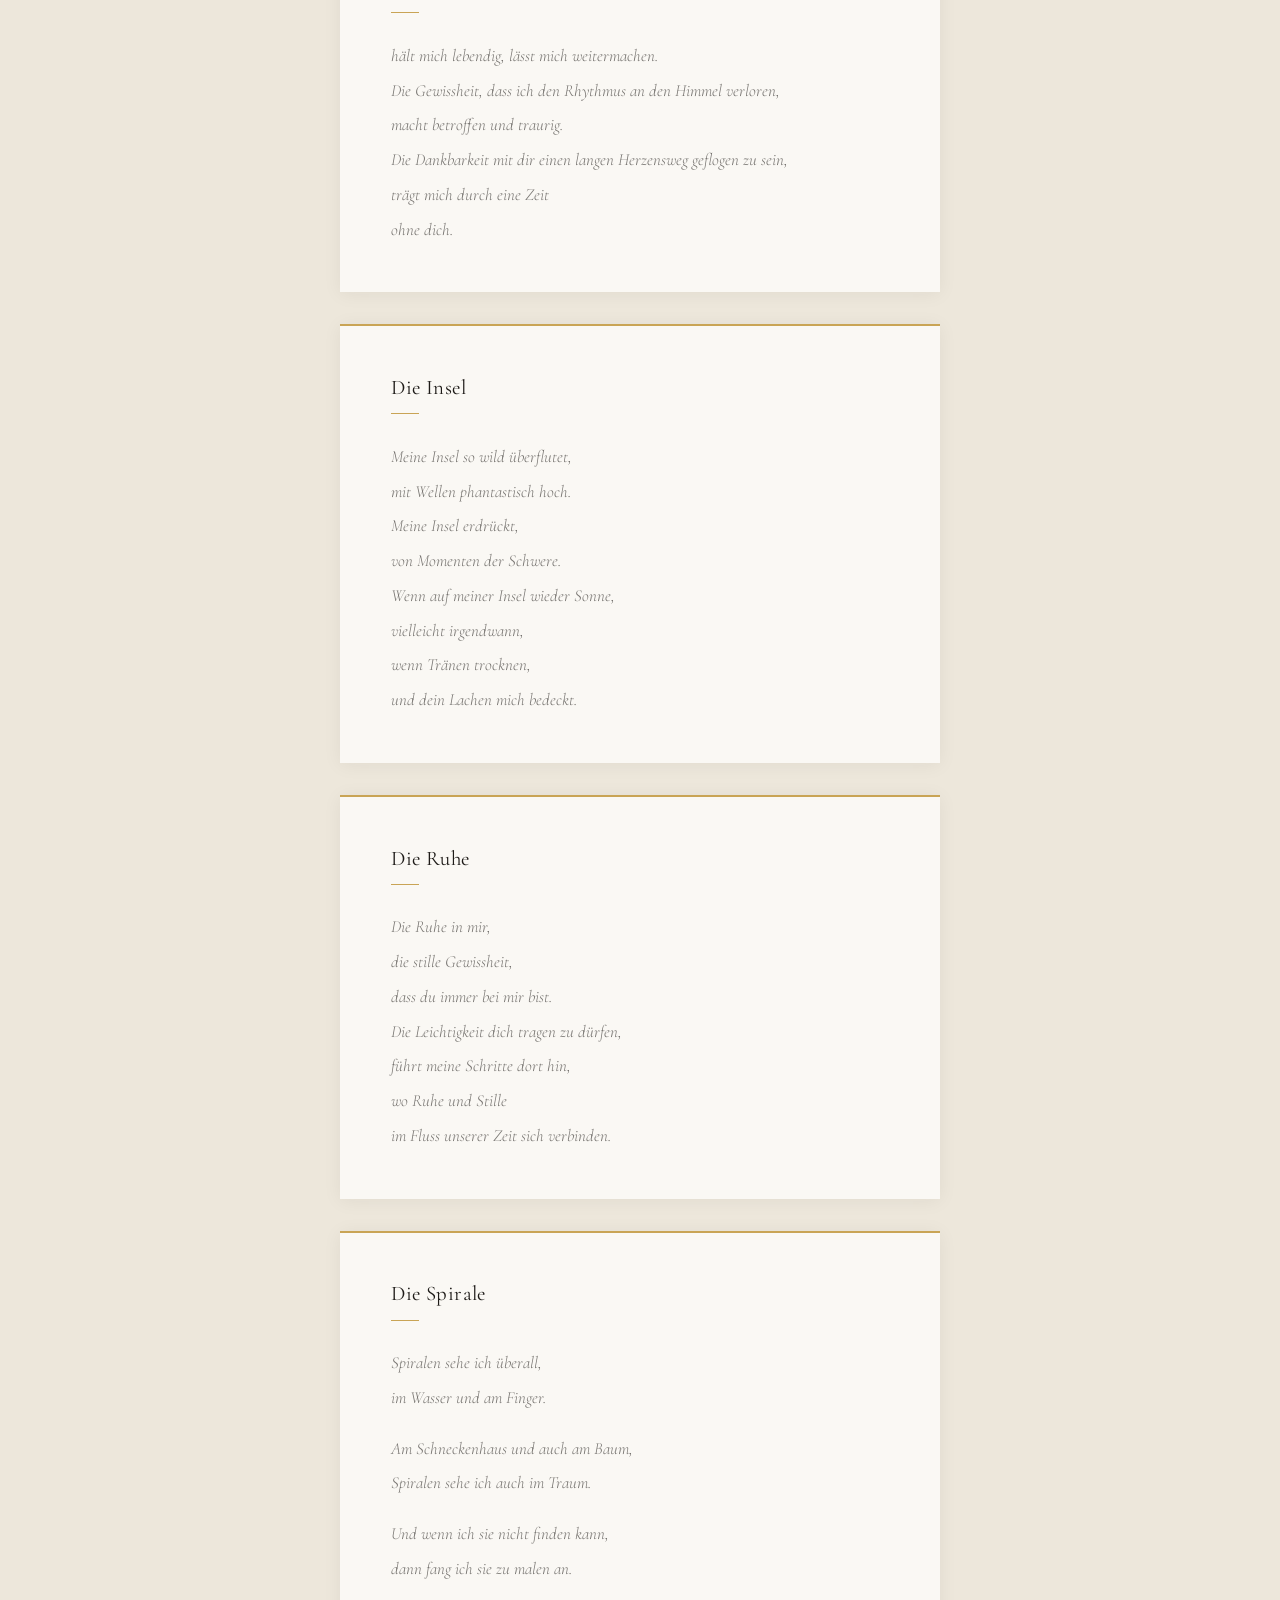
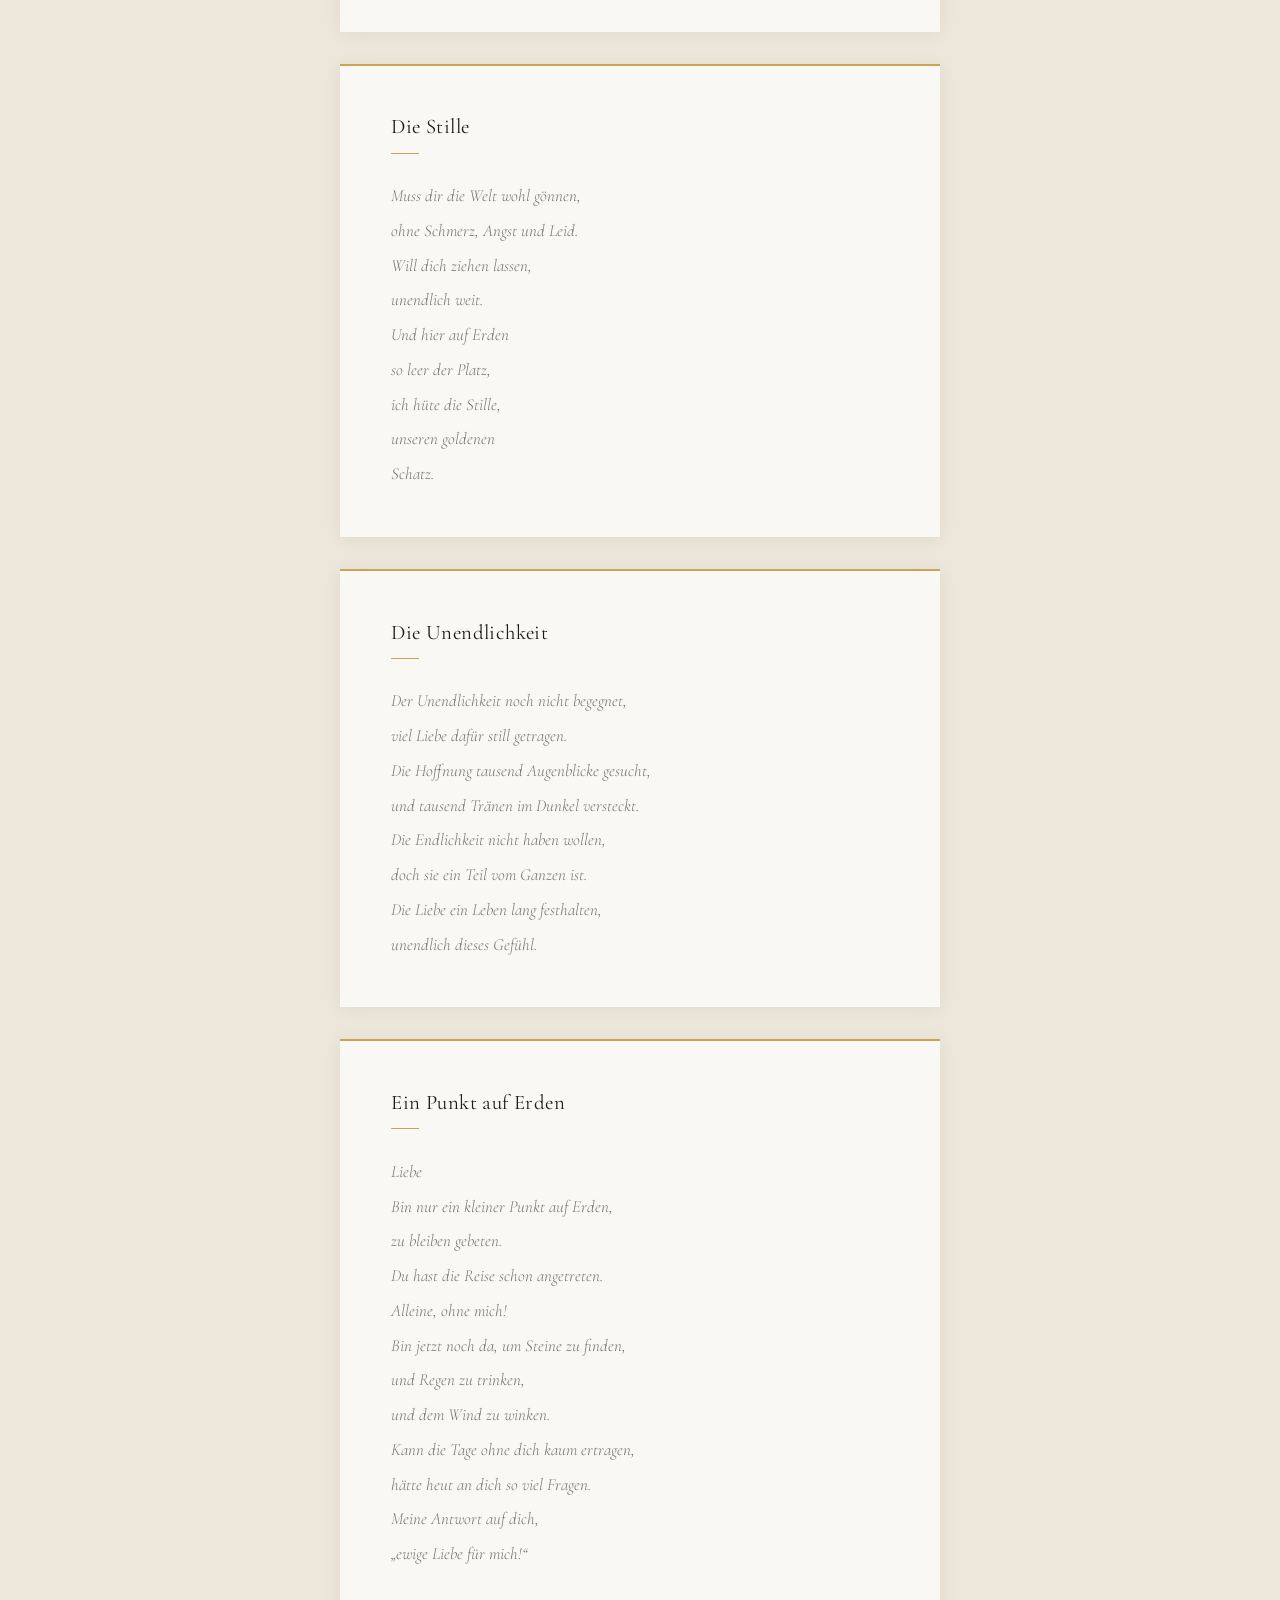
<file: lyrik.html>
<!DOCTYPE html>
<html lang="de">
  <head>
    <meta charset="UTF-8" />
    <meta name="viewport" content="width=device-width, initial-scale=1.0" />
    <meta
      name="description"
      content="Lyrik und Gedichtbände aus Tirol von Silvia Föger. Poesie als stilles Material."
    />
    <title>Lyrik & Sprache | Silvia Föger</title>
    <link rel="preconnect" href="https://fonts.googleapis.com" />
    <link rel="preconnect" href="https://fonts.gstatic.com" crossorigin />
    <link
      href="https://fonts.googleapis.com/css2?family=Cormorant+Garamond:ital,wght@0,300;0,400;0,500;0,600;0,700;1,300;1,400;1,600&display=swap"
      rel="stylesheet"
    />
    <link rel="icon" type="image/x-icon" href="assets/img/favicon.ico" />
    <link rel="stylesheet" href="assets/css/style.css?v=1.4.0" />
  </head>
  <body>

    <header class="site-header" id="site-header">
      <div class="container">
        <nav class="nav">
          <a class="brand" href="index.html" aria-label="Silvia Föger, zur Startseite">
            <img class="brand__logo" src="assets/img/logo.png?v=1.4.0" alt="Silvia Föger Spirale Logo" />
          </a>
          <button class="nav-toggle" aria-expanded="false" aria-controls="nav-links" type="button">
            <span class="sr-only">Navigation umschalten</span>
            <span class="nav-toggle__bar"></span>
          </button>
          <div class="nav-links" id="nav-links">
            <a href="index.html#works">Werke</a>
            <a href="index.html#disciplines">Disziplinen</a>
            <a href="index.html#about">Über mich</a>
          </div>
        </nav>
      </div>
    </header>

    <main>

      <nav class="breadcrumb" aria-label="Breadcrumb">
        <div class="container">
          <a href="index.html">Silvia Föger</a>
          <span aria-hidden="true">/</span>
          Lyrik &amp; Sprache
        </div>
      </nav>

      <section class="page-hero">
        <div
          class="page-hero__bg"
          style="background-image: url('assets/img/toepferei/IMG_3065.jpg');"
          role="img"
          aria-label="Künstlersiegel von Silvia Föger"
        ></div>
        <div class="page-hero__overlay" aria-hidden="true"></div>
        <div class="page-hero__content container">
          <p class="eyebrow">Worte &amp; Klang</p>
          <h1 class="page-hero__title">Lyrik &amp; Sprache</h1>
          <div class="page-hero__rule" aria-hidden="true"></div>
        </div>
      </section>

      <section class="page-intro">
        <div class="container">
          <div class="page-intro__grid">
            <div class="page-intro__image reveal">
              <img src="assets/img/header_silvia_spiral.jpg" alt="Goldene Spirale, Zeichen und Symbol im Werk von Silvia Föger." />
            </div>
            <div class="page-intro__text reveal" style="--reveal-delay: 0.15s">
              <h2>Sprache als <em>stilles Material</em></h2>
              <div class="page-intro__rule" aria-hidden="true"></div>
              <p>Ich schreibe Gedichte, die nichts erklären. Sie zeigen. Meine Worte lehnen sich an den Klang an, an den Atem, an das lange Schweigen zwischen zwei Sätzen. Die Verse entstehen langsam, wie Ton unter den Händen.</p>
              <p>Meine Texte sammle ich in Bänden. Manche Gedichte spreche ich ein, in der Stille des Ateliers oder draußen im Wind.</p>
              <p>Einzelne Bände gebe ich auf Anfrage ab.</p>
            </div>
          </div>
        </div>
      </section>

      <section class="page-booklet" id="poem-archive">
        <div class="container">
          <header class="section-header reveal">
            <p class="eyebrow">Gedichte</p>
            <h2>Aus dem Wortarchiv</h2>
          </header>

        </div>

        <div class="poem-nav__anchor" aria-hidden="true"></div>
        <nav class="poem-nav" role="tablist" aria-label="Gedichtbände">
          <div class="poem-nav__inner">
            <button class="poem-filter__btn is-active" type="button" role="tab" aria-selected="true" data-band="sehnsucht">Band I · Sehnsucht</button>
            <button class="poem-filter__btn" type="button" role="tab" aria-selected="false" data-band="hoffnung">Band II · Hoffnung</button>
            <button class="poem-filter__btn" type="button" role="tab" aria-selected="false" data-band="irgendwann">Band III · Irgendwann</button>
            <button class="poem-filter__btn" type="button" role="tab" aria-selected="false" data-band="kindergedichte">Band IV · Kindergedichte</button>
          </div>
        </nav>

        <div class="container">

          <div class="poem-tools reveal">
            <div class="poem-search">
              <label class="sr-only" for="poem-search-input">Gedichte durchsuchen</label>
              <input id="poem-search-input" class="poem-search__input" type="search" placeholder="Titel oder Zeile suchen …" autocomplete="off" aria-controls="poem-suggestions" />
              <ul id="poem-suggestions" class="poem-search__suggestions" role="listbox" aria-label="Titelvorschläge" hidden></ul>
            </div>
            <p class="poem-archive__count" aria-live="polite"></p>
          </div>

          <nav class="poem-toc" id="poem-toc" aria-label="Themen des Bandes" hidden>
            <p class="poem-toc__label">Themen</p>
            <ul class="poem-toc__list"></ul>
          </nav>

          <p class="poem-archive__empty" hidden>Keine Gedichte gefunden.</p>

          <div class="poems-list">

            <article class="poem-leaf" data-band="sehnsucht">
              <h3 class="poem__title">Alleine gehen</h3>
              <div class="poem__divider" aria-hidden="true"></div>
              <div class="poem__body">
                <p>Kaum vorstellbar den Weg nun alleine zu gehen.<br />Möchte gern davonlaufen<br />von dieser Einsamkeit,<br />den leeren Stunden.<br />Kaum zu ertragen den Atem nicht mehr zu spüren,<br />möchte gern im Traum versinken.<br />Kaum auszuhalten, dir nie wieder zu begegnen,<br />danke für alles, was war.</p>
              </div>
            </article>

            <article class="poem-leaf" data-band="sehnsucht">
              <h3 class="poem__title">Antworten</h3>
              <div class="poem__divider" aria-hidden="true"></div>
              <div class="poem__body">
                <p>Ich suche nicht nach Antworten,<br />in dieser überlauten Welt.<br />Der Wind wird die Ernte<br />zu dir tragen,<br />und Friede möge dein Herz<br />nie mehr verlassen.</p>
              </div>
            </article>

            <article class="poem-leaf" data-band="sehnsucht">
              <h3 class="poem__title">Augenblicke</h3>
              <div class="poem__divider" aria-hidden="true"></div>
              <div class="poem__body">
                <p>Augenblick</p>
                <p>Den Augenblick gilts zu genießen.<br />Der Moment hält den Atem an.<br />Der Traum von „Immer“ zu früh geplatzt.<br />Die Endlichkeit annehmen,<br />so unglaublich schwer.<br />Traurig, sehnsüchtig, herzzerreißend,<br />und hoffnungsvoll auf ein Neues.<br />Dein Lachen hat jede Mauer durchbrochen,<br />mein Herz in der Mitte getroffen.</p>
              </div>
            </article>

            <article class="poem-leaf" data-band="sehnsucht">
              <h3 class="poem__title">Aus dem Gleichgewicht</h3>
              <div class="poem__divider" aria-hidden="true"></div>
              <div class="poem__body">
                <p>Aus dem Gleichgewicht,<br />und du bist im Lot.<br />Aus dem Gleichgewicht,<br />kein Ruder, kein Boot.<br />Wanke alleine durch diese Zeit,<br />keine Antwort bereit.<br />Aus dem Gleichgewicht,<br />nur Bilder von dir.<br />Aus dem Gleichgewicht,<br />keine Hoffnung auf<br />„WIR“!</p>
              </div>
            </article>

            <article class="poem-leaf" data-band="sehnsucht">
              <h3 class="poem__title">Aushalten</h3>
              <div class="poem__divider" aria-hidden="true"></div>
              <div class="poem__body">
                <p>Aushalten war angesagt.<br />Tage der Schwere füllten den Raum.<br />Aushalten war angesagt,<br />Momente der Hoffnung gabs kaum.<br />Aushalten war angesagt,<br />eine Geschichte, unfassbar lang.<br />Aushalten und halten ein dunkler Gang.<br />Aus und halten traf tief ins Herz.<br />Die Kraft zu Ende, der Halt nicht mehr da.<br />Halten und aus, du hast entschieden.<br />Bist leise voran in eine Welt,<br />nur Frieden.</p>
              </div>
            </article>

            <article class="poem-leaf" data-band="sehnsucht">
              <h3 class="poem__title">Bis nimmer</h3>
              <div class="poem__divider" aria-hidden="true"></div>
              <div class="poem__body">
                <p>Bis nimmer geht,<br />werd ich an dich denken.<br />Bis nimmer geht,<br />werd ich von dir erzählen.<br />Bis nimmer geht,<br />wird meine Liebe dich einhüllen.<br />Bis nimmer geht,<br />werden Bilder von dir mich tragen,<br />bis dort hin, wo wir uns wieder finden.</p>
              </div>
            </article>

            <article class="poem-leaf" data-band="sehnsucht">
              <h3 class="poem__title">Blumenregen</h3>
              <div class="poem__divider" aria-hidden="true"></div>
              <div class="poem__body">
                <p>Auf der anderen Seite wird’s Blumen regnen,<br />und Herzen duften nach dir so süß.<br />Alle Wege zur Sonne und ohne Stein.<br />Dein Lachen begrüßt mich,<br />ich gleite heim.<br />Zu dir für immer,<br />keine Tränen mehr.<br />Wir bleiben verbunden,<br />ich freu mich so sehr.</p>
              </div>
            </article>

            <article class="poem-leaf" data-band="sehnsucht">
              <h3 class="poem__title">Daheim</h3>
              <div class="poem__divider" aria-hidden="true"></div>
              <div class="poem__body">
                <p>Die Tiefe in mir wächst,<br />es nährt mich dein Sein.<br />Ein seltsamer Frieden<br />füllt meine Tage,<br />wann bin ich daheim?</p>
              </div>
            </article>

            <article class="poem-leaf" data-band="sehnsucht">
              <h3 class="poem__title">Danke fürs Dasein</h3>
              <div class="poem__divider" aria-hidden="true"></div>
              <div class="poem__body">
                <p>Danke fürs Dasein,<br />fürs Zuhören, fürs Fragen<br />und Lachen.</p>
                <p>Danke fürs Warten<br />und andere Sachen.</p>
                <p>Für Geduld und Verständnis,<br />Vertrauen und mehr.<br />Wenn du Lust hast,<br />dann komm einfach wieder mal her.</p>
                <p>An den Ort, wo so Vieles und Schönes geschah.<br />Danke für dich und für alles was war.</p>
              </div>
            </article>

            <article class="poem-leaf" data-band="sehnsucht">
              <h3 class="poem__title">Das Fenster weit offen</h3>
              <div class="poem__divider" aria-hidden="true"></div>
              <div class="poem__body">
                <p>Das Fenster weit offen, viel Sonne in mir,<br />den Wind auf der Haut, die Nähe von dir.<br />Mög es immer so sein, das Rauschen der Bäume,<br />doch ward einst verflogen der Wunsch alle Träume.<br />Das Fenster ging zu, ganz langsam und sacht.<br />Der Raum ward so leer, so still über Nacht.<br />Kein Rufen, kein Blick, kein Heben der Hände,<br />nur lautlose Augen und Tränen ohne Ende.<br />Nie mehr wird’s so sein, wie damals die Zeit,<br />eine Botschaft vom Himmel die Sehnsucht so weit.<br />Mögen Engel mein Fenster für dich halten offen,<br />dann darf ich vielleicht auf ein Wiedersehn hoffen.<br />Und der Engel der Sehnsucht uns beide vereint,<br />wird das Fenster geschlossen für alle Zeit.</p>
              </div>
            </article>

            <article class="poem-leaf" data-band="sehnsucht">
              <h3 class="poem__title">Das Kaleidoskop</h3>
              <div class="poem__divider" aria-hidden="true"></div>
              <div class="poem__body">
                <p>Das Kaleidoskop meiner Gefühle<br />spiegelt so viel Buntes,<br />es zerreißt die Bilder,<br />formt neues Licht.<br />Manche Muster und Schatten<br />legen Wolken über mich,<br />doch deine Energie schenkt<br />endliche Erinnerung an dich.</p>
              </div>
            </article>

            <article class="poem-leaf" data-band="sehnsucht">
              <h3 class="poem__title">Das Leuchten</h3>
              <div class="poem__divider" aria-hidden="true"></div>
              <div class="poem__body">
                <p>Im Tiefschlaf die Freude,<br />das Glück gut verpackt.<br />Die Hoffnung auf Leben,<br />der letzte Akt.<br />Erwachen, erwecken<br />von neuer Energie.<br />Wann kommt sie wieder?<br />Die Freude …wohl nie.<br />Mit dir leis gegangen,<br />ins ewige Licht.<br />Für dich mag es leuchten,<br />für mich noch nicht.</p>
              </div>
            </article>

            <article class="poem-leaf" data-band="sehnsucht">
              <h3 class="poem__title">Das Schöne</h3>
              <div class="poem__divider" aria-hidden="true"></div>
              <div class="poem__body">
                <p>Das Schöne leuchtet oft erst zu spät!<br />Aber dafür herzzerreißend.</p>
              </div>
            </article>

            <article class="poem-leaf" data-band="sehnsucht">
              <h3 class="poem__title">Das Talent</h3>
              <div class="poem__divider" aria-hidden="true"></div>
              <div class="poem__body">
                <p>Das Talent dein Herzklopfen immer zu hören.<br />Die Begabung den Rhythmus nie zu verlieren.<br />Die Hoffnung diesen Wunsch im Herzen zu tragen,<br />und alle Zeit diesen Klang zu spüren.</p>
              </div>
            </article>

            <article class="poem-leaf" data-band="sehnsucht">
              <h3 class="poem__title">Das zarte Licht</h3>
              <div class="poem__divider" aria-hidden="true"></div>
              <div class="poem__body">
                <p>Ein Lebensfeuer jetzt verloren,<br />es brennt nur noch ein zartes Licht.<br />Möge es brennen, als Zeichen unserer Liebe,<br />das niemals bricht.<br />Vielleicht das Leuchten nie wieder groß,<br />unserer Seelen lassen sich niemals los.</p>
              </div>
            </article>

            <article class="poem-leaf" data-band="sehnsucht">
              <h3 class="poem__title">Dein Lachen</h3>
              <div class="poem__divider" aria-hidden="true"></div>
              <div class="poem__body">
                <p>Lachen</p>
                <p>Ich habe mich in dein Lachen verliebt,<br />war Passagier an deiner Seite.<br />Dieser Hauch von Schweben,<br />ein gemeinsamer Flug.<br />So viele Höhen und Tiefen,<br />was ist noch geblieben?<br />Ein reichhaltiger Schatz für alle Zeit,<br />und Wehmut, weil nie mehr zu zweit.<br />Doch es war wunderschön,<br />und unsere Liebe…sie bleibt.</p>
              </div>
            </article>

            <article class="poem-leaf" data-band="sehnsucht">
              <h3 class="poem__title">Deine Welt</h3>
              <div class="poem__divider" aria-hidden="true"></div>
              <div class="poem__body">
                <p>Muss dir die Welt wohl gönnen,<br />ohne Schmerz, Angst und Leid.<br />Will dich ziehen lassen,<br />unendlich weit.<br />Und hier auf Erden<br />so leer der Platz,<br />ich hüte die Stille,<br />unseren goldenen Schatz.</p>
              </div>
            </article>

            <article class="poem-leaf" data-band="sehnsucht">
              <h3 class="poem__title">Den Moment im Herzen eingefroren</h3>
              <div class="poem__divider" aria-hidden="true"></div>
              <div class="poem__body">
                <p>Den Moment im Herzen<br />eingefroren,<br />die Liebe und Hoffnung stets neu geboren.<br />Die Spuren von einst so stark und hier.<br />Das ganze Leben ein klares<br />„WIR“.<br />Das WIR begleitet Raum und Zeit.<br />Ein Augenblick<br />zur Akzeptanz bereit.<br />Zwei Herzen füreinander geboren,<br />unendliche Liebe geht nie verloren.</p>
              </div>
            </article>

            <article class="poem-leaf" data-band="sehnsucht">
              <h3 class="poem__title">Der Moment</h3>
              <div class="poem__divider" aria-hidden="true"></div>
              <div class="poem__body">
                <p>Unser Moment wird nie vorbei sein.<br />Unser Moment ist ewig in uns.<br />Unseren Moment den kennen nur wir.<br />Unvergessen, phantastisch.<br />Unser Geheimnis,<br />ein klares WIR.</p>
              </div>
            </article>

            <article class="poem-leaf" data-band="sehnsucht">
              <h3 class="poem__title">Der Schlüssel</h3>
              <div class="poem__divider" aria-hidden="true"></div>
              <div class="poem__body">
                <p>Den Schlüssel zur Endlichkeit im Traum entdeckt,<br />nur leider nicht mitgenommen.<br />Die Sehnsucht im Herzen stets festgehalten,<br />im Traum wie im Leben zu mir gekommen.<br />Dein Blick, dein Duft,<br />deine Stimme, dein Alles.<br />Der Schlüssel zum Glück in uns beiden verborgen,<br />erschließt jede Tür, jeden Wunsch und versperrt Sorgen.<br />Nur wir beide haben das Schloss dafür,<br />unsere Liebe öffnet jede Tür.</p>
              </div>
            </article>

            <article class="poem-leaf" data-band="sehnsucht">
              <h3 class="poem__title">Der Versuch</h3>
              <div class="poem__divider" aria-hidden="true"></div>
              <div class="poem__body">
                <p>Der Versuch, das Leben als Glück zu empfinden,<br />scheitert kläglich.<br />Der Versuch, ohne dein Lachen die Zeit zu fassen,<br />scheint schier unmöglich.<br />Der Versuch, unsere Liebe unendlich zu halten,<br />ist das, was bleibt von dieser Reise mit dir.</p>
              </div>
            </article>

            <article class="poem-leaf" data-band="sehnsucht">
              <h3 class="poem__title">Der Weg</h3>
              <div class="poem__divider" aria-hidden="true"></div>
              <div class="poem__body">
                <p>Und plötzlich strahlt meine Welt nicht mehr rosarot.<br />Wolken, tausend Tränen und unerfüllte Hoffnung schwebt im Raum.<br />Bis uns die Gewissheit erdrückt und nichts ist mehr, wie es einmal war.<br />Unsagbare Traurigkeit, Verzweiflung und Angst.<br />Aber die Erde dreht sich weiter,<br />der Weg … wer weiß… wo hin<br />er führt.</p>
              </div>
            </article>

            <article class="poem-leaf" data-band="sehnsucht">
              <h3 class="poem__title">Die Farbe des Lebens wieder spüren</h3>
              <div class="poem__divider" aria-hidden="true"></div>
              <div class="poem__body">
                <p>den Duft der Einsamkeit ertragen,<br />die Fülle an Liebe niemals loslassen.<br />Der Schlag des Herzens abgespeichert<br />für immer und ewig.</p>
              </div>
            </article>

            <article class="poem-leaf" data-band="sehnsucht">
              <h3 class="poem__title">Die Illusion dein Herz wieder klopfen zu sehen</h3>
              <div class="poem__divider" aria-hidden="true"></div>
              <div class="poem__body">
                <p>hält mich lebendig, lässt mich weitermachen.<br />Die Gewissheit, dass ich den Rhythmus an den Himmel verloren,<br />macht betroffen und traurig.<br />Die Dankbarkeit mit dir einen langen Herzensweg geflogen zu sein,<br />trägt mich durch eine Zeit<br />ohne dich.</p>
              </div>
            </article>

            <article class="poem-leaf" data-band="sehnsucht">
              <h3 class="poem__title">Die Insel</h3>
              <div class="poem__divider" aria-hidden="true"></div>
              <div class="poem__body">
                <p>Meine Insel so wild überflutet,<br />mit Wellen phantastisch hoch.<br />Meine Insel erdrückt,<br />von Momenten der Schwere.<br />Wenn auf meiner Insel wieder Sonne,<br />vielleicht irgendwann,<br />wenn Tränen trocknen,<br />und dein Lachen mich bedeckt.</p>
              </div>
            </article>

            <article class="poem-leaf" data-band="sehnsucht">
              <h3 class="poem__title">Die Ruhe</h3>
              <div class="poem__divider" aria-hidden="true"></div>
              <div class="poem__body">
                <p>Die Ruhe in mir,<br />die stille Gewissheit,<br />dass du immer bei mir bist.<br />Die Leichtigkeit dich tragen zu dürfen,<br />führt meine Schritte dort hin,<br />wo Ruhe und Stille<br />im Fluss unserer Zeit sich verbinden.</p>
              </div>
            </article>

            <article class="poem-leaf" data-band="sehnsucht">
              <h3 class="poem__title">Die Spirale</h3>
              <div class="poem__divider" aria-hidden="true"></div>
              <div class="poem__body">
                <p>Spiralen sehe ich überall,<br />im Wasser und am Finger.</p>
                <p>Am Schneckenhaus und auch am Baum,<br />Spiralen sehe ich auch im Traum.</p>
                <p>Und wenn ich sie nicht finden kann,<br />dann fang ich sie zu malen an.</p>
              </div>
            </article>

            <article class="poem-leaf" data-band="sehnsucht">
              <h3 class="poem__title">Die Stille</h3>
              <div class="poem__divider" aria-hidden="true"></div>
              <div class="poem__body">
                <p>Muss dir die Welt wohl gönnen,<br />ohne Schmerz, Angst und Leid.<br />Will dich ziehen lassen,<br />unendlich weit.<br />Und hier auf Erden<br />so leer der Platz,<br />ich hüte die Stille,<br />unseren goldenen<br />Schatz.</p>
              </div>
            </article>

            <article class="poem-leaf" data-band="sehnsucht">
              <h3 class="poem__title">Die Unendlichkeit</h3>
              <div class="poem__divider" aria-hidden="true"></div>
              <div class="poem__body">
                <p>Der Unendlichkeit noch nicht begegnet,<br />viel Liebe dafür still getragen.<br />Die Hoffnung tausend Augenblicke gesucht,<br />und tausend Tränen im Dunkel versteckt.<br />Die Endlichkeit nicht haben wollen,<br />doch sie ein Teil vom Ganzen ist.<br />Die Liebe ein Leben lang festhalten,<br />unendlich dieses Gefühl.</p>
              </div>
            </article>

            <article class="poem-leaf" data-band="sehnsucht">
              <h3 class="poem__title">Ein Punkt auf Erden</h3>
              <div class="poem__divider" aria-hidden="true"></div>
              <div class="poem__body">
                <p>Liebe<br />Bin nur ein kleiner Punkt auf Erden,<br />zu bleiben gebeten.<br />Du hast die Reise schon angetreten.<br />Alleine, ohne mich!<br />Bin jetzt noch da, um Steine zu finden,<br />und Regen zu trinken,<br />und dem Wind zu winken.<br />Kann die Tage ohne dich kaum ertragen,<br />hätte heut an dich so viel Fragen.<br />Meine Antwort auf dich,<br />„ewige Liebe für mich!“</p>
              </div>
            </article>

            <article class="poem-leaf" data-band="sehnsucht">
              <h3 class="poem__title">Endlichkeit</h3>
              <div class="poem__divider" aria-hidden="true"></div>
              <div class="poem__body">
                <p>Den Schlüssel zur Endlichkeit im Traum entdeckt.<br />Nur leider nicht mitgenommen.<br />Die Sehnsucht im Herzen stets festgehalten,<br />im Traum wie im Leben zu mir gekommen.<br />Dein Blick, dein Duft,<br />deine Stimme, dein Alles.<br />Der Schlüssel zum Glück in uns beiden verborgen.<br />Erschließt jede Tür, jeden Wunsch und versperrt Sorgen.<br />Nur wir beide haben das Schloss dafür,<br />unsere Liebe öffnet jede Tür.</p>
              </div>
            </article>

            <article class="poem-leaf" data-band="sehnsucht">
              <h3 class="poem__title">Entdeckungsreise mit dir</h3>
              <div class="poem__divider" aria-hidden="true"></div>
              <div class="poem__body">
                <p>Wollt mit dir noch so viele Sterne entdecken,<br />und tausend Funken erleben.<br />Wollt den Regenbogen fangen,<br />das Meer dir schenken,<br />und alles Leid in Sonnenstrahlen lenken.<br />Du konntest nicht warten,<br />bist zu schnell voran.<br />Ich bin allein,<br />hab so Vieles getan.<br />Für dich, für uns,<br />es wird ewig bestehen.<br />Unsere Liebe wird niemals vergehen.</p>
              </div>
            </article>

            <article class="poem-leaf" data-band="sehnsucht">
              <h3 class="poem__title">Erinnerung</h3>
              <div class="poem__divider" aria-hidden="true"></div>
              <div class="poem__body">
                <p>Unberechenbar fahren meine Gefühle im Karussell.<br />Viel dunkle Tage, nur sekundenweis hell.<br />Keine Umarmung deiner Hände,<br />Die Sehnsucht nach dir nimmt kein Ende.<br />Hüll mich ein in Erinnerung,<br />von damals so zart,<br />und nehm sie jetzt auf<br />die alleinige Fahrt.<br />Ohne Berührung, ohne Atem,<br />ohne Blicke von dir,<br />versuch mich alleine … und doch mit dir.</p>
              </div>
            </article>

            <article class="poem-leaf" data-band="sehnsucht">
              <h3 class="poem__title">Erwartung</h3>
              <div class="poem__divider" aria-hidden="true"></div>
              <div class="poem__body">
                <p>Oft gedacht, nur alleine auf dieser Welt mit dir.<br />Oft gehofft, alles wird gut,<br />und das Leid nicht mehr hier.<br />Zu viel erwartet, den Plan nicht erfüllt.<br />Das Ende von uns, ein Traum enthüllt.<br />Du hast hinterlassen auf dieser Erde,<br />traumhafte Schätze… und Friede werde.<br />Ich muss begreifen, dass du nur voraus,<br />für mich mein Auftrag noch nicht aus.<br />Wenn mein Weg dann zu Ende hier,<br />gibt’s für uns ein neues WIR.</p>
              </div>
            </article>

            <article class="poem-leaf" data-band="sehnsucht">
              <h3 class="poem__title">Farbspuren</h3>
              <div class="poem__divider" aria-hidden="true"></div>
              <div class="poem__body">
                <p>Die Farbe des Lebens wieder entdeckt.<br />Den Duft der Einsamkeit langsam ausgeatmet.<br />Die Fülle der Liebe niemals losgelassen.<br />Nie weg,<br />nur hin,<br />und doch so nah.</p>
              </div>
            </article>

            <article class="poem-leaf" data-band="sehnsucht">
              <h3 class="poem__title">Farbtupfer</h3>
              <div class="poem__divider" aria-hidden="true"></div>
              <div class="poem__body">
                <p>Farbtupfer im Traum,<br />warmer Regen küsst meine Haut.<br />Du warst mein Himmel und so vertraut.<br />Fülltest all meine Tage mit Sonne und Flut,<br />wollt den Weg nur mit dir …mal schwer und mal gut.<br />Bis der Himmel klopft an dich abzugeben,<br />so unglaublich leer ohne dich,<br />dieses Leben.</p>
              </div>
            </article>

            <article class="poem-leaf" data-band="sehnsucht">
              <h3 class="poem__title">Gedanken</h3>
              <div class="poem__divider" aria-hidden="true"></div>
              <div class="poem__body">
                <p>Kein „Aber“, kein „Warum“,<br />kein „Jetzt“ und kein „Hier“.<br />Bin im Gedanken immer bei dir.</p>
              </div>
            </article>

            <article class="poem-leaf" data-band="sehnsucht">
              <h3 class="poem__title">Gegangen</h3>
              <div class="poem__divider" aria-hidden="true"></div>
              <div class="poem__body">
                <p>Gegangen und so viel geblieben.<br />Gehalten und so viel verloren.<br />Getragen und so viel Leichtigkeit im Herzen.</p>
              </div>
            </article>

            <article class="poem-leaf" data-band="sehnsucht">
              <h3 class="poem__title">Getragen</h3>
              <div class="poem__divider" aria-hidden="true"></div>
              <div class="poem__body">
                <p>Du hast mich getragen,<br />hab mich fallen gelassen.<br />Das Meer aller Tränen durchlebt.<br />Die Kraft unserer Liebe stark,<br />und das Band unserer Liebe unendlich.</p>
              </div>
            </article>

            <article class="poem-leaf" data-band="sehnsucht">
              <h3 class="poem__title">Gleichgewicht</h3>
              <div class="poem__divider" aria-hidden="true"></div>
              <div class="poem__body">
                <p>Aus dem Gleichgewicht,<br />und du bist im Lot.<br />Aus dem Gleichgewicht,<br />kein Ruder …Boot.<br />Wanke alleine durch diese Zeit,<br />keine Antwort bereit.<br />Aus dem Gleichgewicht,<br />nur Bilder von dir.<br />Aus dem Gleichgewicht,<br />keine Hoffnung auf WIR.</p>
              </div>
            </article>

            <article class="poem-leaf" data-band="sehnsucht">
              <h3 class="poem__title">Greifbar</h3>
              <div class="poem__divider" aria-hidden="true"></div>
              <div class="poem__body">
                <p>Es ist nicht zu greifen,<br />was alles geschah.<br />Momente des Zaubers,<br />ein Traum wurde wahr.<br />Aus Blicken wurde Liebe,<br />eine märchenhafte Zeit.<br />Doch das Leben hielt auch<br />Schweres bereit.<br />Getragen, gehalten,<br />bis die Kraft nicht mehr war.<br />Ein Weg ging zu Ende,<br />die Leere war da.<br />Die Blase zu füllen<br />mag Botschaften senden,<br />und Traurigkeit einmal in<br />Dankbarkeit wenden.</p>
              </div>
            </article>

            <article class="poem-leaf" data-band="sehnsucht">
              <h3 class="poem__title">Herzklopfen</h3>
              <div class="poem__divider" aria-hidden="true"></div>
              <div class="poem__body">
                <p>Herzklopfen immer,<br />es hört nie auf.<br />Ein Beben der Seele,<br />ein zarter Hauch.<br />Von Hoffnung und Liebe<br />Aus ferner Zeit.<br />Bin einfach gebrochen,<br />und nicht bereit.<br />Zu leben, zu gehen,<br />zu suchen nach Licht.<br />Du bist meine Flamme,<br />die Bindung nie bricht.</p>
              </div>
            </article>

            <article class="poem-leaf" data-band="sehnsucht">
              <h3 class="poem__title">Hoamgehn isch wie fallen in ein Loch</h3>
              <div class="poem__divider" aria-hidden="true"></div>
              <div class="poem__body">
                <p>Aufsperren und i riach di noch.<br />Hab so viel gehofft, und gebetet,<br />geweint und geflucht<br />und Trost in der Stille gesucht.</p>
                <p>Hoamgehn isch wie fallen in ein Loch,<br />aufsperren und i siag di noch.<br />Hab für dich viele Freunde geladen,<br />gebacken gekocht,<br />ein Lachen von dir, dein Herz es pocht.</p>
                <p>Hoamgehen isch wie fallen in a Loch,<br />aufsperren und i spür di noch,<br />hab mit dir den unsagbaren Kampf verloren,<br />so viele Wünsche unerfüllt geboren.</p>
                <p>Wann irgendwann hoamgehen zur Freude führt,<br />und aufsperren meine Seele berührt,<br />bin i dir näher als je zuvor,<br />und unsere Liebe öffnen ein weites Tor.</p>
              </div>
            </article>

            <article class="poem-leaf" data-band="sehnsucht">
              <h3 class="poem__title">Hoffnung</h3>
              <div class="poem__divider" aria-hidden="true"></div>
              <div class="poem__body">
                <p>Den Moment im Herzen eingefroren,<br />die Hoffnung und Liebe nie verloren.<br />Die Spuren von einst so stark und hier,<br />das ganze Leben ein klares WIR.<br />Das WIR begleitet Raum und Zeit,<br />im Augenblick zur Akzeptanz bereit.<br />Sehnsucht und Friede uns zusammenführen,<br />magische Momente uns dann berühren.</p>
              </div>
            </article>

            <article class="poem-leaf" data-band="sehnsucht">
              <h3 class="poem__title">Ich bin</h3>
              <div class="poem__divider" aria-hidden="true"></div>
              <div class="poem__body">
                <p>Bin nicht mehr die,<br />die ich einmal war.<br />Fühl nicht mehr das,<br />wie einst.<br />Spür nicht mehr das,<br />was mir so sehr fehlt.<br />Höre oft Stimmen im Traum,<br />lass dich nie allein,<br />will immer bei dir sein.<br />Bin nur noch hier, um hier zu sein,<br />für die,<br />die unsere Geschichte weiterschreiben,<br />für unsere Liebsten, die bleiben.</p>
              </div>
            </article>

            <article class="poem-leaf" data-band="sehnsucht">
              <h3 class="poem__title">Ich träume</h3>
              <div class="poem__divider" aria-hidden="true"></div>
              <div class="poem__body">
                <p>Ich höre deine Stimme, auch wenn Schweigen den Raum füllt.<br />Ich sehe deine Augen, auch wenn alle Farben im Wind verblassen.<br />Ich spüre deine Haut, wie damals, warm und so vertraut.<br />Und wenn der Traum zu Ende,<br />kleben alle Erinnerungen wie ein Pflaster auf meiner Haut.</p>
              </div>
            </article>

            <article class="poem-leaf" data-band="sehnsucht">
              <h3 class="poem__title">Lärm in der Stille</h3>
              <div class="poem__divider" aria-hidden="true"></div>
              <div class="poem__body">
                <p>In dieser Stille war so viel Lärm,<br />und du bist.<br />In dieser Leere war so viel Liebe,<br />und du bist.<br />In diesem Weinen war so viel Hoffnung,<br />denn du bist.<br />Die Freude und meine Stärke,<br />du bist immer dort,<br />wo wir sind.</p>
              </div>
            </article>

            <article class="poem-leaf" data-band="sehnsucht">
              <h3 class="poem__title">Laufen</h3>
              <div class="poem__divider" aria-hidden="true"></div>
              <div class="poem__body">
                <p>Ich laufe nach dir<br />Dein Lachen vermiss ich so sehr.<br />Das Strahlen deiner Augen,<br />keine Blicke mehr.<br />Deine Güte, deine Liebe<br />brennt für mein Herz.<br />Kaum zu ertragen,<br />der tägliche Schmerz.<br />Ich schau deine Bilder,<br />dreh die Jahre zurück,<br />wünsche mir sehnlichst<br />deine Nähe zurück.<br />Muss wohl warten und hoffen,<br />gebe niemals auf,<br />dich wieder zu sehen,<br />ich laufe und lauf.</p>
              </div>
            </article>

            <article class="poem-leaf" data-band="sehnsucht">
              <h3 class="poem__title">Leben</h3>
              <div class="poem__divider" aria-hidden="true"></div>
              <div class="poem__body">
                <p>Lebe jetzt,<br />und ganz im Augenblick,<br />mit dir im Herzen.<br />Lebe für immer in deiner<br />Herzenszeit.</p>
              </div>
            </article>

            <article class="poem-leaf" data-band="sehnsucht">
              <h3 class="poem__title">Lebensfeuer</h3>
              <div class="poem__divider" aria-hidden="true"></div>
              <div class="poem__body">
                <p>Ein Lebensfeuer jetzt verloren,<br />es brennt nur noch ein zartes Licht.<br />Möge es brennen, als Zeichen unserer Liebe,<br />das niemals bricht.<br />Vielleicht das Leuchten nie wieder groß,<br />unserer Seelen lassen sich niemals los.</p>
              </div>
            </article>

            <article class="poem-leaf" data-band="sehnsucht">
              <h3 class="poem__title">Leichtigkeit</h3>
              <div class="poem__divider" aria-hidden="true"></div>
              <div class="poem__body">
                <p>Irgendwann klopft mein Herz wieder Leichtigkeit.<br />Es findet Platz im Sein.<br />Der Wunsch zu pulsieren, fängt Farbe,<br />in guter Hoffnung, ich bin daheim.</p>
              </div>
            </article>

            <article class="poem-leaf" data-band="sehnsucht">
              <h3 class="poem__title">Manchmal</h3>
              <div class="poem__divider" aria-hidden="true"></div>
              <div class="poem__body">
                <p>Manchmal, ja manchmal,<br />hilft uns der Moment<br />das Unglaubliche zu erfassen.<br />Es zu akzeptieren,<br />und mit Geduld und Stille<br />weiterzugehen.</p>
              </div>
            </article>

            <article class="poem-leaf" data-band="sehnsucht">
              <h3 class="poem__title">Meilensteine</h3>
              <div class="poem__divider" aria-hidden="true"></div>
              <div class="poem__body">
                <p>Die Liebe bleibt,<br />auch wenn uns Meilensteine trennen.<br />Die Liebe hört nie auf,<br />Tränen fluten meine Wangen.<br />Die Liebe wächst, wie die Blumen den Garten schmücken.<br />Verwelkte Blüten wie Narben auf meiner Haut.<br />Die Liebe wie die Sonne,<br />schickt neue Farben auf mein Herz.</p>
              </div>
            </article>

            <article class="poem-leaf" data-band="sehnsucht">
              <h3 class="poem__title">Mein Gedicht</h3>
              <div class="poem__divider" aria-hidden="true"></div>
              <div class="poem__body">
                <p>Du bist gegangen,<br />und ich gefallen,<br />so tief, so tief.<br />Du warst so still und voller Mut,<br />so stark, so stark.<br />Dein Blick so viel,<br />die Verzweiflung in mir.<br />Das Fehlen deiner Worte,<br />die Hoffnung auf Licht.<br />Hab so viel erwartet,<br />du warst mein Gedicht,<br />meine Worte im Leben.<br />Das Blatt ward gelöscht,<br />die Zeilen sie fehlen.<br />Nie wieder wird’s diese Lyrik geben.</p>
              </div>
            </article>

            <article class="poem-leaf" data-band="sehnsucht">
              <h3 class="poem__title">Momentum</h3>
              <div class="poem__divider" aria-hidden="true"></div>
              <div class="poem__body">
                <p>Unser Moment wird nie vorbei sein.<br />Unser Moment ist ewig in uns.<br />Unseren Moment den kennen nur wir.<br />Unvergessen, phantastisch.<br />Unser Geheimnis</p>
              </div>
            </article>

            <article class="poem-leaf" data-band="sehnsucht">
              <h3 class="poem__title">Nebenan</h3>
              <div class="poem__divider" aria-hidden="true"></div>
              <div class="poem__body">
                <p>Nebenan, doch immer im Herzen.<br />Nebenbei, im Gedanken stets bereit.<br />Niemals vergessen, dein Rhythmus bleibt.<br />Verbundene Bilder, immer zu zweit.</p>
              </div>
            </article>

            <article class="poem-leaf" data-band="sehnsucht">
              <h3 class="poem__title">Neues Licht</h3>
              <div class="poem__divider" aria-hidden="true"></div>
              <div class="poem__body">
                <p>Und wieder brennen Kerzen ohne dich.<br />Ich suche vergebens nach diesem Licht.<br />Der Schein im Raum so zart und leer.<br />Kein Blick von dir,<br />die Zeit so schwer.</p>
              </div>
            </article>

            <article class="poem-leaf" data-band="sehnsucht">
              <h3 class="poem__title">Nie wieder</h3>
              <div class="poem__divider" aria-hidden="true"></div>
              <div class="poem__body">
                <p>Nie wieder „Guten Morgen, griaß die oder pfiati“.<br />Nie wieder schön, dass es dich gibt.<br />Nie wieder „Gute Nacht“.<br />Kann jemand begreifen,<br />was das mit mir macht!</p>
              </div>
            </article>

            <article class="poem-leaf" data-band="sehnsucht">
              <h3 class="poem__title">Nochmal von vorne</h3>
              <div class="poem__divider" aria-hidden="true"></div>
              <div class="poem__body">
                <p>Wenn ich nochmal von vorne,<br />würde ich wieder diese Reise wählen.<br />Vielleicht mit weniger Sorge um unnötige Dinge.<br />Öfters in die Sonne blicken,<br />den Regen auf meiner Haut tanzen lassen.<br />Mehr Berührung verteilen und zulassen.<br />Meine Tränen nicht mehr verstecken,<br />und die Welt küssen,<br />für all das Wunderbare, das mir zugeflogen.<br />Wenn ich nochmal von vorne,<br />würde ich mich wieder so sehr freuen<br />auf dich!</p>
              </div>
            </article>

            <article class="poem-leaf" data-band="sehnsucht">
              <h3 class="poem__title">Ressource</h3>
              <div class="poem__divider" aria-hidden="true"></div>
              <div class="poem__body">
                <p>Die zauberhafte Ressource mit dir gegangen zu sein,<br />erfüllt mein Dasein mit Sehnsucht,<br />nach dem, was war und nie wieder sein wird.<br />Und doch bemerkenswert heilsam,<br />an unseren Weg zu denken.</p>
              </div>
            </article>

            <article class="poem-leaf" data-band="sehnsucht">
              <h3 class="poem__title">Rhythmus der Hoffnung</h3>
              <div class="poem__divider" aria-hidden="true"></div>
              <div class="poem__body">
                <p>Das unglaubliche Talent dein Herzklopfen für immer zu hören,<br />die Begabung den Rhythmus in Ewigkeit spüren,<br />die Hoffnung dieses phantastische Gefühl<br />im Herzen zu tragen<br />möge nie verloren gehen.</p>
              </div>
            </article>

            <article class="poem-leaf" data-band="sehnsucht">
              <h3 class="poem__title">Rufen</h3>
              <div class="poem__divider" aria-hidden="true"></div>
              <div class="poem__body">
                <p>Ich wünsche, ich könnt dich berühren.<br />Es hört nicht auf so weh zu tun.<br />Ich träumte, ich hätt dich wieder gesehen,<br />der Morgen bringt Wahrheit,<br />du bist im Gehen.<br />Ich rufe und will deine Antwort hier.<br />Doch Stille im Raum,<br />kein Wort von dir.<br />Hörst du mein Rufen,<br />die Sehnsucht nach dir,<br />sie brennt in mir.</p>
              </div>
            </article>

            <article class="poem-leaf" data-band="sehnsucht">
              <h3 class="poem__title">Samen der Freude</h3>
              <div class="poem__divider" aria-hidden="true"></div>
              <div class="poem__body">
                <p>Das satte Grün<br />allein zu schauen,<br />macht traurig und trotzdem schön.<br />Das leise Weinen möge hilfreich sein,<br />die gesäten Samen in Freude wachsen zu sehen.<br />Die zarten Sonnenstrahlen umarmen deine Seele.</p>
              </div>
            </article>

            <article class="poem-leaf" data-band="sehnsucht">
              <h3 class="poem__title">Schlüsselglück</h3>
              <div class="poem__divider" aria-hidden="true"></div>
              <div class="poem__body">
                <p>Den Schlüssel zur Endlichkeit im Traum entdeckt.<br />Nur leider nicht mitgenommen.<br />Die Sehnsucht im Herzen stets festgehalten,<br />im Traum wie im Leben zu mir gekommen.<br />Dein Blick, dein Duft,<br />deine Stimme, dein Alles.<br />Der Schlüssel zum Glück in uns beiden verborgen.<br />Erschließt jede Tür, jeden Wunsch und versperrt Sorgen.<br />Nur wir beide haben das Schloss dafür,<br />unsere Liebe öffnet jede Tür.</p>
              </div>
            </article>

            <article class="poem-leaf" data-band="sehnsucht">
              <h3 class="poem__title">Seelenfenster</h3>
              <div class="poem__divider" aria-hidden="true"></div>
              <div class="poem__body">
                <p>Mein Seelenfenster fliegt auf und zu,<br />es findet einfach keine Ruh.<br />Sucht täglich nach dem Lebensstern,<br />er scheint so weit unendlich fern.<br />Wann macht er sich auf seine Reise,<br />in Größe und Liebe auf seine Weise.<br />Der Stern der einst mein Leben war,<br />nicht mehr zu finden,<br />nie wieder da.</p>
              </div>
            </article>

            <article class="poem-leaf" data-band="sehnsucht">
              <h3 class="poem__title">Seelenzauber</h3>
              <div class="poem__divider" aria-hidden="true"></div>
              <div class="poem__body">
                <p>Herzklopfen immer,<br />es hört nie auf.<br />Ein Beben der Seele,<br />ein zarter Hauch.<br />Von Hoffnung und Liebe<br />aus ferner Zeit.<br />Bin einfach gebrochen,<br />und nicht bereit.<br />Zu leben, zu gehen,<br />zu suchen nach Licht.<br />Du bist meine Flamme,<br />die Bindung nie bricht.</p>
              </div>
            </article>

            <article class="poem-leaf" data-band="sehnsucht">
              <h3 class="poem__title">Sehnsucht</h3>
              <div class="poem__divider" aria-hidden="true"></div>
              <div class="poem__body">
                <p>Wann immer meine Sehnsucht<br />mich zu zerreißen droht,<br />fliegen Bilder von dir an mir vorbei.<br />Und dort, wo Steine deine Spuren bedecken,<br />dringt Licht und Neues ins Leben.<br />Wann immer aus diesem Licht<br />was Schönes entsteht,<br />weiß ich, du bist nicht fern,<br />nur tief in mir.</p>
              </div>
            </article>

            <article class="poem-leaf" data-band="sehnsucht">
              <h3 class="poem__title">Sein</h3>
              <div class="poem__divider" aria-hidden="true"></div>
              <div class="poem__body">
                <p>So lang i no bin,<br />will i einfach no sein.<br />Allein ohne dich,<br />und trotzdem daheim.<br />Da wo wir alles erlebt,<br />die Kinder, das Haus,<br />Erinnerung bebt.<br />Sie wühlt alles auf,<br />es ist unglaublich schwer,<br />ohne dich zu sein,<br />du fehlst so sehr.</p>
              </div>
            </article>

            <article class="poem-leaf" data-band="sehnsucht">
              <h3 class="poem__title">Sommergefühle</h3>
              <div class="poem__divider" aria-hidden="true"></div>
              <div class="poem__body">
                <p>Und wieder ein Sommer ohne dein Lachen.<br />Viel Sonne und trotzdem nur Kälte in mir.<br />Ein Garten voll Blumen,<br />doch farblos mein Blick,<br />denk sehnsüchtig an damals<br />…wo Wärme…zurück.<br />Wo Sommer so heiß,<br />und bunt unser Garten,<br />ich werde mit unendlicher Sehnsucht<br />auf das Wiedersehen warten.</p>
              </div>
            </article>

            <article class="poem-leaf" data-band="sehnsucht">
              <h3 class="poem__title">Tagträume</h3>
              <div class="poem__divider" aria-hidden="true"></div>
              <div class="poem__body">
                <p>Tage wie Jahre,<br />Nächte wie im Traum.<br />Die Sehnsucht, dich zu treffen,<br />verfliegt, ist wie Schaum.<br />Momente der Verzweiflung,<br />so wenig Licht,<br />in einer Zeit<br />wo deine Nähe so fehlt,<br />nur Hoffnung sie bleibt.<br />Erinnerung mit dir<br />ist verankert und ruht.<br />Dein Vermächtnis lebt weiter,<br />und alles wird gut.</p>
              </div>
            </article>

            <article class="poem-leaf" data-band="sehnsucht">
              <h3 class="poem__title">Tanzen</h3>
              <div class="poem__divider" aria-hidden="true"></div>
              <div class="poem__body">
                <p>Hab das Tanzen verloren,<br />den Rhythmus verschenkt.<br />Die Liebe getragen,<br />den Herzschlag gelenkt.<br />Die leeren Tage,<br />mit Liebe gefüllt.<br />Dein Dasein im Herzen jetzt<br />eingehüllt.</p>
              </div>
            </article>

            <article class="poem-leaf" data-band="sehnsucht">
              <h3 class="poem__title">Und halte alles im Arm was dir lieb ist</h3>
              <div class="poem__divider" aria-hidden="true"></div>
              <div class="poem__body">
                <p>Umarme die Welt,<br />lass alles los was dich bedrückt.<br />Und du wirst sehen,<br />deine Füße tragen dich über Wolken.</p>
              </div>
            </article>

            <article class="poem-leaf" data-band="sehnsucht">
              <h3 class="poem__title">Und wenn ab und zu meine Seele weint</h3>
              <div class="poem__divider" aria-hidden="true"></div>
              <div class="poem__body">
                <p>Seelenzeitfenster<br />Und wenn ab und zu meine Seele weint,<br />und wenn ab und zu meine Augen trocknen.<br />Und wenn ab und zu mein Herz Berührung wünscht.<br />So bin ich nah, ganz nah daran<br />ein Kind zu sein.<br />Ein Kind, das lacht und weint,<br />und sich nach Liebe sehnt.<br />Gestern, heute, morgen, und immer.</p>
              </div>
            </article>

            <article class="poem-leaf" data-band="sehnsucht">
              <h3 class="poem__title">Uns</h3>
              <div class="poem__divider" aria-hidden="true"></div>
              <div class="poem__body">
                <p>Diese leise Welle umspült meine Gedanken,<br />getragen von liebevoller Erinnerung,<br />an die Zeit von<br />UNS.</p>
              </div>
            </article>

            <article class="poem-leaf" data-band="sehnsucht">
              <h3 class="poem__title">Unsere Melodie</h3>
              <div class="poem__divider" aria-hidden="true"></div>
              <div class="poem__body">
                <p>Töne im Rausch,<br />Takte wie Herzschlag,<br />melodisch und ruhig.<br />Und plötzlich die Stille,<br />kein Ton, kaum Takt,<br />keine Melodie.<br />Das Klingen vorbei,<br />kommt nie wieder.<br />Kommt nie mehr.<br />Wie mag dieser Weg<br />wieder Töne finden,<br />und Stille und Ruhe<br />mein Dasein erreichen.</p>
              </div>
            </article>

            <article class="poem-leaf" data-band="sehnsucht">
              <h3 class="poem__title">Vergissmeinnicht</h3>
              <div class="poem__divider" aria-hidden="true"></div>
              <div class="poem__body">
                <p>Tränen so warm, wie deine Haut.<br />Wünsche so viel, wie Blicke von dir.<br />Hoffnung, so stark wie unsere Liebe.<br />Leere, wie ein Fass ohne Boden,<br />gefüllt mit Gedanken, Gefühlen,<br />und Erinnerungen ohne Ende.<br />Und überall dort, wo deine Spuren zu sehen,<br />versuche ich neue Wege zu gehen.<br />Kleine Schritte ohne dich,<br />immer im Herzen,<br />vergiss mich bitte nicht.</p>
              </div>
            </article>

            <article class="poem-leaf" data-band="sehnsucht">
              <h3 class="poem__title">Verloren</h3>
              <div class="poem__divider" aria-hidden="true"></div>
              <div class="poem__body">
                <p>Verloren, wie ein Kind, das nach Nähe sucht.<br />Einsam, wie eine Seifenblase, alleine auf ihrem Weg.<br />Traurig, wie Menschen mit Schmerz und Sehnsucht.<br />Gehalten, wie die Freundschaft ihr festes Band,<br />loslassen, wie der Luftballon, der Freiheit wünscht.<br />Von Gefühlen umrandet, geschüttelt, getragen.<br />Eingebettet in Liebe und Hoffnung, dass es sich irgendwann<br />nicht mehr so traurig und einsam anfühlt,<br />weil ich loslassen musste und das Liebste verloren habe,<br />das mich so lange gehalten.<br />Meine Gefühle fühlen die Hoffnung und Liebe,<br />die ich als wunderbares Geschenk im Herzen trage.</p>
              </div>
            </article>

            <article class="poem-leaf" data-band="sehnsucht">
              <h3 class="poem__title">Vertrau mir deine Geschichte</h3>
              <div class="poem__divider" aria-hidden="true"></div>
              <div class="poem__body">
                <p>Vertrau mir deine Geschichte, dein Herz.<br />Vertrau mir dein Leben, deine Liebe und Schmerz.<br />Vertrau mir alles, mein Herz schlägt für dich.<br />Es ist Weihnacht, vergiss das nicht.</p>
              </div>
            </article>

            <article class="poem-leaf" data-band="sehnsucht">
              <h3 class="poem__title">Verwandlung</h3>
              <div class="poem__divider" aria-hidden="true"></div>
              <div class="poem__body">
                <p>Die Leere in mir mag irgendwann angenommen sein.<br />Die Leere in mir mag irgendwann befüllt werden.<br />Die Leere in mir möge als Schatz eingehüllt sein,<br />und alles, was uns im Leben geschenkt wurde,<br />sanft und dankbar eingebettet werden,<br />wie ein Juwel im Herzen.</p>
              </div>
            </article>

            <article class="poem-leaf" data-band="sehnsucht">
              <h3 class="poem__title">Warten</h3>
              <div class="poem__divider" aria-hidden="true"></div>
              <div class="poem__body">
                <p>Steinig die Wege, unendlich die Zeit.<br />Keine Antwort auf Fragen, nur Sehnsucht und weit,<br />die Spur deiner Tritte, dein Blick und dein Duft.<br />Keine Aussicht auf Begegnung,<br />deine Stimme sie ruft.<br />Nur Bilder im Kopf,<br />und Wünsche in der Luft.<br />Nur Hoffnung und Warten,<br />ist das, was bleibt,<br />von dieser leeren, verzweifelten Zeit.</p>
              </div>
            </article>

            <article class="poem-leaf" data-band="sehnsucht">
              <h3 class="poem__title">Weine nicht</h3>
              <div class="poem__divider" aria-hidden="true"></div>
              <div class="poem__body">
                <p>Weine nicht, weil ich nicht bei dir bin.<br />Sei nicht traurig, weil du mich nicht sehen kannst.<br />Lächle, weil du an mich denkst!</p>
              </div>
            </article>

            <article class="poem-leaf" data-band="sehnsucht">
              <h3 class="poem__title">Wenn deine Augen</h3>
              <div class="poem__divider" aria-hidden="true"></div>
              <div class="poem__body">
                <p>mich nicht mehr suchen,<br />wenn deine Hände<br />mich nicht mehr rufen,<br />dann hör ich dich<br />ganz leise gehen.</p>
                <p>Wenn der Seele Flügel wachsen<br />ist die Freiheit nahe.</p>
              </div>
            </article>

            <article class="poem-leaf" data-band="sehnsucht">
              <h3 class="poem__title">Wenn die Blumen Trauer tragen</h3>
              <div class="poem__divider" aria-hidden="true"></div>
              <div class="poem__body">
                <p>duften Rosen nur nach dir.<br />Wenn die Blumen Trauer tragen<br />möcht ich im Glas versinken.<br />Wenn die Blumen Trauer tragen<br />find ich dich im Traum.<br />Und irgendwann,<br />wenn die Blumen wieder Farbe strahlen,<br />bin ich wieder bei dir.</p>
              </div>
            </article>

            <article class="poem-leaf" data-band="sehnsucht">
              <h3 class="poem__title">Wenn ich nochmals von vorne</h3>
              <div class="poem__divider" aria-hidden="true"></div>
              <div class="poem__body">
                <p>würde ich wieder diese Reise wählen.<br />Vielleicht mit weniger Sorge um unnötige Dinge.<br />Öfters in die Sonne blicken,<br />den Regen auf meiner Haut tanzen lassen.<br />Mehr Berührung verteilen und zulassen.<br />Meine Tränen nicht mehr verstecken,<br />und die Welt küssen,<br />für all das Wunderbare, das mir zugeflogen.<br />Wenn ich noch mal von vorne,<br />würde ich mich wieder so sehr freuen<br />auf dich!</p>
              </div>
            </article>

            <article class="poem-leaf" data-band="sehnsucht">
              <h3 class="poem__title">Wir</h3>
              <div class="poem__divider" aria-hidden="true"></div>
              <div class="poem__body">
                <p>Das Weinen wird leiser,<br />die Traurigkeit bleibt.<br />Das Meer der Tränen,<br />die Erinnerung schreibt.<br />Die Flut der Gefühle<br />sucht nur nach dir.<br />Die Botschaft zu kommen<br />und was bleibt sind wir.</p>
              </div>
            </article>

            <article class="poem-leaf" data-band="sehnsucht">
              <h3 class="poem__title">Wollte noch mit dir</h3>
              <div class="poem__divider" aria-hidden="true"></div>
              <div class="poem__body">
                <p>Wollt mit dir noch so viele Sterne entdecken,<br />und tausend Funken erleben.<br />Wollt den Regenbogen fangen,<br />das Meer dir schenken,<br />und alles Leid in Sonnenstrahlen lenken.<br />Du konntest nicht warten,<br />bist zu schnell voran.<br />Ich bin allein,<br />hab so Vieles getan.<br />Für dich, für uns,<br />es wird ewig bestehen.<br />Unsere Liebe wird niemals vergehen.</p>
              </div>
            </article>

            <article class="poem-leaf" data-band="sehnsucht">
              <h3 class="poem__title">Wunder</h3>
              <div class="poem__divider" aria-hidden="true"></div>
              <div class="poem__body">
                <p>Das Wunder geliebt zu haben,<br />den Traum geliebt zu werden,<br />als Geschenk im Herzen zu bewahren,<br />und dankbar in die Verlängerung mitnehmen,<br />möge den Weg bereichern<br />bis zum Wiedersehen.</p>
              </div>
            </article>

            <article class="poem-leaf" data-band="sehnsucht">
              <h3 class="poem__title">Zauberhaft</h3>
              <div class="poem__divider" aria-hidden="true"></div>
              <div class="poem__body">
                <p>Der Zauber der Liebe<br />flog mit deiner Seele davon.</p>
              </div>
            </article>

            <article class="poem-leaf" data-band="sehnsucht">
              <h3 class="poem__title">Zeichen</h3>
              <div class="poem__divider" aria-hidden="true"></div>
              <div class="poem__body">
                <p>Es duftet nach Flieder,<br />das ganze Dorf leer.<br />Der Himmel voll Wolken,<br />keine Aussicht mehr.<br />Ein Fackeln der Kerzen,<br />viele Fragen von mir.<br />Sie leuchten so helle,<br />glaub an Zeichen von dir.</p>
              </div>
            </article>

            <article class="poem-leaf" data-band="sehnsucht">
              <h3 class="poem__title">Zeitreise</h3>
              <div class="poem__divider" aria-hidden="true"></div>
              <div class="poem__body">
                <p>Die Zeit für mich noch nicht vorbei.<br />Du hast deine Aufgabe schon erfüllt.<br />Ein langes Sein ward uns beschieden.<br />Du bist gegangen … für mich so schwer,<br />kann’s kaum begreifen,<br />du bist nicht mehr.<br />In diesem Leben bin ich jetzt allein,<br />muss tapfer ohne deine Nähe sein.<br />Die Liebe bleibt, viele Tränen im Hier,<br />im Gedanken ewig nur bei dir.</p>
              </div>
            </article>

            <article class="poem-leaf" data-band="hoffnung">
              <h3 class="poem__title">Blumenzeit</h3>
              <div class="poem__divider" aria-hidden="true"></div>
              <div class="poem__body">
                <p>Die Zeit möge kommen,<br />wo wieder Blumen blühen,<br />wo Regen singt, und Tropfen glühen.<br />Wo Feuer fängt, das verletzte Sein.<br />Dann möge in mir einfach Friede sein.</p>
              </div>
            </article>

            <article class="poem-leaf" data-band="hoffnung">
              <h3 class="poem__title">Damals die Sonne so heiß</h3>
              <div class="poem__divider" aria-hidden="true"></div>
              <div class="poem__body">
                <p>zur Zeit,<br />die Wärme im Herzen<br />und irgendwann<br />brennen wir<br />wieder gemeinsam.</p>
              </div>
            </article>

            <article class="poem-leaf" data-band="hoffnung">
              <h3 class="poem__title">Das Gefäß</h3>
              <div class="poem__divider" aria-hidden="true"></div>
              <div class="poem__body">
                <p>Wie ein Gefäß, das neu gefüllt sein möchte,<br />fülle ich meine Tage mit neuer Nahrung.<br />Immer wieder Hunger nach etwas,<br />was nicht mehr kommt.<br />Tägliche Dankbarkeit für alles, was war.</p>
              </div>
            </article>

            <article class="poem-leaf" data-band="hoffnung">
              <h3 class="poem__title">Das Versprechen</h3>
              <div class="poem__divider" aria-hidden="true"></div>
              <div class="poem__body">
                <p>Ein Versprechen für immer</p>
                <p>Das Gefühl, auserwählt zu sein, krönte mich zur Prinzessin.<br />Das Wissen, geliebt zu werden, formte unsere Zeit.<br />Das Versprechen, für immer und ewig, ist geblieben,<br />und lebt in mir und lässt mich fliegen.</p>
              </div>
            </article>

            <article class="poem-leaf" data-band="hoffnung">
              <h3 class="poem__title">Die Freiheit</h3>
              <div class="poem__divider" aria-hidden="true"></div>
              <div class="poem__body">
                <p>auf dich zu warten,<br />bis dort hinzuleben,<br />nehme ich als Geschenk,<br />und es hüllt mich in<br />unendlicher Dankbarkeit ein.</p>
              </div>
            </article>

            <article class="poem-leaf" data-band="hoffnung">
              <h3 class="poem__title">Die Kraft</h3>
              <div class="poem__divider" aria-hidden="true"></div>
              <div class="poem__body">
                <p>Meine Kraft, alles zu tragen,<br />was nur uns gehört,<br />mein großes Geschenk.<br />Aber in der Nacht kommt der Regen.<br />Meine Hoffnung wieder zu finden,<br />was nur uns gehört,<br />ist mein größter Wunsch.<br />Aber in der Nacht kommen die Tränen.<br />Meine Liebe hüllt alles ein,<br />was nur wir wissen.<br />Es begleitet mich unendlich.</p>
              </div>
            </article>

            <article class="poem-leaf" data-band="hoffnung">
              <h3 class="poem__title">DU</h3>
              <div class="poem__divider" aria-hidden="true"></div>
              <div class="poem__body">
                <p>Ich bin nicht mehr ich,<br />bin nur noch halb, ohne dich.<br />Du bist wieder du,<br />frei von Angst und Verlust.<br />Nur noch schweben,<br />dort, wo niemand weiß wo!<br />Einfach DU.</p>
              </div>
            </article>

            <article class="poem-leaf" data-band="hoffnung">
              <h3 class="poem__title">Du bist da</h3>
              <div class="poem__divider" aria-hidden="true"></div>
              <div class="poem__body">
                <p>Da wo es laut ist, freu ich mich.<br />Dort wo Lachen herrscht, bin ich dabei.<br />Überall wo Bewegung auftaucht, ist mein Herz zu Hause.<br />Und wenn meine Gefühle explodieren,<br />weiß ich, du bist da.</p>
              </div>
            </article>

            <article class="poem-leaf" data-band="hoffnung">
              <h3 class="poem__title">Energiereise</h3>
              <div class="poem__divider" aria-hidden="true"></div>
              <div class="poem__body">
                <p>Deine Energie begleitet den Schmerz,<br />füllt unentwegt die Leere in mir.<br />Mit Dankbarkeit lerne ich eine Reise zu beginnen,<br />die wir uns so nie erträumt haben.<br />In großer Stille …alleine,<br />und doch zu zweit.</p>
              </div>
            </article>

            <article class="poem-leaf" data-band="hoffnung">
              <h3 class="poem__title">Feuerwerk</h3>
              <div class="poem__divider" aria-hidden="true"></div>
              <div class="poem__body">
                <p>Ein Feuerwerk wollte es werden,<br />unser Dasein zu zweit.<br />Explosionen zierten unsere Zeit.<br />So viel Schönes, Zartes, Liebes,<br />und dann der Regen, der Sturm,<br />keine Sonne weit und breit.<br />Das Unglaubliche kaum zu fassen,<br />ein neuer Plan ward angedacht.<br />Momente der Verzweiflung<br />und noch die Hoffnung,<br />dass ein Engel über uns wacht.<br />Aber plötzlich diese Leere,<br />doch es bleibt nur ein Traum,<br />unsere Liebe hält und füllt jeden Raum.</p>
              </div>
            </article>

            <article class="poem-leaf" data-band="hoffnung">
              <h3 class="poem__title">Gute Nacht</h3>
              <div class="poem__divider" aria-hidden="true"></div>
              <div class="poem__body">
                <p>Der Mond flüstert mir „Gute Nacht“,<br />ich glaube, du hörst zu.<br />Die Sterne beleuchten meine Spur,<br />ich glaube, das bist du.<br />Die Sonne wärmt mein Herz,<br />ich weiß, du nimmst meinen Schmerz.<br />Und wenn der Regenbogen mich küsst,<br />dann weiß ich, dass du glücklich bist.</p>
              </div>
            </article>

            <article class="poem-leaf" data-band="hoffnung">
              <h3 class="poem__title">Ich bin</h3>
              <div class="poem__divider" aria-hidden="true"></div>
              <div class="poem__body">
                <p>ich werde,<br />ich war,<br />damals mit dir,<br />und heute mit dir in mir.<br />Meine Liebe bleibt<br />sie strahlt für immer.</p>
              </div>
            </article>

            <article class="poem-leaf" data-band="hoffnung">
              <h3 class="poem__title">Manchmal</h3>
              <div class="poem__divider" aria-hidden="true"></div>
              <div class="poem__body">
                <p>Manchmal bin ich zurück,<br />ein vager Blick.<br />Manchmal such ich nach dir,<br />im Jetzt und Hier.<br />Manchmal weiß ich,<br />du bist da,<br />wie wunderbar.</p>
              </div>
            </article>

            <article class="poem-leaf" data-band="hoffnung">
              <h3 class="poem__title">Neuland</h3>
              <div class="poem__divider" aria-hidden="true"></div>
              <div class="poem__body">
                <p>In mir brennt ein Feuer,<br />das niemand löschen kann.<br />Meine Schritte betreten Neuland,<br />wann komm ich wieder an?<br />In mir leuchten Sterne,<br />die nur ich fühlen kann,<br />die Wege so endlos,<br />wann komm ich irgendwo an?<br />In mir wird’s so still,<br />dein Atem hüllt mich ein.<br />Ein Zeichen von dir,<br />ist alles, was ich will.</p>
              </div>
            </article>

            <article class="poem-leaf" data-band="hoffnung">
              <h3 class="poem__title">Ressource</h3>
              <div class="poem__divider" aria-hidden="true"></div>
              <div class="poem__body">
                <p>Die zauberhafte Ressource,<br />mit dir geflogen zu sein,<br />erfüllt mein Dasein mit Sehnsucht,<br />nach dem, was war,<br />und nie wieder sein wird.<br />Es ist bemerkenswert heilsam,<br />an unseren Weg zu denken,<br />das Geheimnis einer Reise,<br />welches uns niemals trennt.</p>
              </div>
            </article>

            <article class="poem-leaf" data-band="hoffnung">
              <h3 class="poem__title">Rosenduft</h3>
              <div class="poem__divider" aria-hidden="true"></div>
              <div class="poem__body">
                <p>Und die Rosen duften wieder nach Sommer.<br />Die Farben riechen wieder nach mehr.<br />Der Hunger nach Leben<br />hat mich wieder.<br />Und der Wind streichelt meine Haut,<br />als hätte es nie Sturm gegeben.</p>
              </div>
            </article>

            <article class="poem-leaf" data-band="hoffnung">
              <h3 class="poem__title">Schweigen</h3>
              <div class="poem__divider" aria-hidden="true"></div>
              <div class="poem__body">
                <p>Gemeinsam Schweigen<br />beflügelt unsere Liebe.<br />Ohne Worte zu sprechen,<br />Gedanken im Austausch der Stille.<br />Und das Leisesein schenkt uns<br />den lauten Tanz unserer Zeit.</p>
              </div>
            </article>

            <article class="poem-leaf" data-band="hoffnung">
              <h3 class="poem__title">Und irgendwann</h3>
              <div class="poem__divider" aria-hidden="true"></div>
              <div class="poem__body">
                <p>Meine Kraft alles zu tragen,<br />was nur uns gehört,<br />ist mein größtes Geschenk.<br />Aber in der Nacht kommt der Regen.</p>
                <p>Meine Hoffnung wieder zu finden,<br />was nur uns gehört,<br />ist mein größter Wunsch.<br />Aber in der Nacht kommen Träume.</p>
                <p>Meine Liebe zu dir packt alles ein,<br />was nur uns gehört,<br />und begleitet mich unendlich.<br />Und irgendwann kommt die Sonne.</p>
              </div>
            </article>

            <article class="poem-leaf" data-band="hoffnung">
              <h3 class="poem__title">Unendlich</h3>
              <div class="poem__divider" aria-hidden="true"></div>
              <div class="poem__body">
                <p>Ich trage dich in mir,<br />Stille und Dankbarkeit<br />tragen meine Geschichte<br />UNENDLICH.</p>
              </div>
            </article>

            <article class="poem-leaf" data-band="hoffnung">
              <h3 class="poem__title">Unser Leben</h3>
              <div class="poem__divider" aria-hidden="true"></div>
              <div class="poem__body">
                <p>Der Kaffee schmeckt wieder bittersüß.<br />Der Himmel zaubert Kunstwerke grau in grau.<br />Alle Erinnerung hält ein Lachen bereit,<br />ich weiß, du bist nicht weit,<br />bist nur voraus.<br />Das macht unser Leben aus.</p>
              </div>
            </article>

            <article class="poem-leaf" data-band="hoffnung">
              <h3 class="poem__title">Unvergessen</h3>
              <div class="poem__divider" aria-hidden="true"></div>
              <div class="poem__body">
                <p>Behutsam, langsam schlägt dieser Takt.<br />Es winkt mir zu, wenns auch so fern.<br />Nie mehr vergessen diesen Klang,<br />unendliche Sehnsucht,<br />hab dich so gern.<br />Zwei Herzen auf Zeit nur<br />voneinander getrennt.<br />Die Liebe sie bleibt,<br />für immer brennt.</p>
              </div>
            </article>

            <article class="poem-leaf" data-band="hoffnung">
              <h3 class="poem__title">Verbundenheit</h3>
              <div class="poem__divider" aria-hidden="true"></div>
              <div class="poem__body">
                <p>Die Verbundenheit und Liebe,<br />war unsere Stütze und unser Halt.<br />Du schwebst jetzt vielleicht in Lila,<br />durch einen phantastischen Wald.<br />Blüten und Blumen dort,<br />bis in den Himmel hoch.<br />Ich wünsch dir zu Schweben,<br />im Gleichgewicht noch.<br />Die Farben unserer Tage,<br />sind Begleiter von dir,<br />sie malen am Himmel<br />tausend Bilder von mir.</p>
              </div>
            </article>

            <article class="poem-leaf" data-band="hoffnung">
              <h3 class="poem__title">Viel Neues</h3>
              <div class="poem__divider" aria-hidden="true"></div>
              <div class="poem__body">
                <p>Es geht was zu Ende,<br />und so viel bleibt.<br />Es wartet viel Neues,<br />das Geschichte schreibt.<br />Es wird nie vorbei sein,<br />die Reise mit dir.<br />Alles, was bleibt, sind Bilder und<br />WIR.</p>
              </div>
            </article>

            <article class="poem-leaf" data-band="hoffnung">
              <h3 class="poem__title">Windumarmung</h3>
              <div class="poem__divider" aria-hidden="true"></div>
              <div class="poem__body">
                <p>Der Wind umarmt mich ganz sanft,<br />ich glaube, das bist du.<br />Der Himmel trocknet meine Tränen,<br />ich glaube, du schaust zu.<br />Der Regen legt nun Spuren auf meinem Plan,<br />und ich weiß, du bist nur voran.</p>
              </div>
            </article>

            <article class="poem-leaf" data-band="hoffnung">
              <h3 class="poem__title">Zuhören</h3>
              <div class="poem__divider" aria-hidden="true"></div>
              <div class="poem__body">
                <p>Ich höre zu,<br />auch wenn du nicht sprichst.<br />Ich bin da,<br />auch wenn deine Augen mich nicht mehr suchen.<br />Ich betrete Räume,<br />und du bist immer bei mir.<br />Irgendwann wird uns Friede in eine Welt verzaubern,<br />die wir heute noch nicht wahrnehmen.<br />Es wird schön, so schön!</p>
              </div>
            </article>

            <article class="poem-leaf" data-band="hoffnung">
              <h3 class="poem__title">Zuversicht</h3>
              <div class="poem__divider" aria-hidden="true"></div>
              <div class="poem__body">
                <p>Kleine Erfolge mit Dankbarkeit angenommen.<br />Große Hoffnung, Wünsche<br />und Enttäuschung ineinander verschwommen.<br />Immer wieder eine Lücke im großen Meer,<br />trotz allem die Kraft der Liebe so sehr.<br />Die Macht der Zuversicht, die stetig sprießt,<br />leben in Liebe, der Fluss er fließt.</p>
              </div>
            </article>

            <h3 class="poem-group" id="poem-group-fruehling" data-band="kindergedichte" data-group="fruehling">Frühling</h3>

            <article class="poem-leaf" data-band="kindergedichte" data-group="fruehling">
              <h3 class="poem__title">Frühling</h3>
              <div class="poem__divider" aria-hidden="true"></div>
              <div class="poem__body">
                <p>Heute fängt der Frühling an,<br />jetzt freu ich mich so sehr,<br />auf grüne Wiesen, Sonnenschein,<br />auf Käfer, Schmetterling und mehr.</p>
                <p>Ich breite meine Arme aus<br />und lass den hellen Sonnenschein,<br />ganz tief, ganz tief in mich hinein.</p>
              </div>
            </article>

            <h3 class="poem-group" id="poem-group-ostern" data-band="kindergedichte" data-group="ostern">Ostern</h3>

            <article class="poem-leaf" data-band="kindergedichte" data-group="ostern">
              <h3 class="poem__title">Bewegungsreim Hase</h3>
              <div class="poem__divider" aria-hidden="true"></div>
              <div class="poem__body">
                <p>Bewegungs- Rhythmus-Reim</p>
                <p>Mein Bommel - Schwanz so bunt und groß,<br />was ist bloß mit dem Schwänzchen los?<br />Es zippelt und zappelt,<br />es wiggelt und wackelt.<br />Jetzt sitz ich still,<br />und mach was<br />ich<br />will.</p>
              </div>
            </article>

            <article class="poem-leaf" data-band="kindergedichte" data-group="ostern">
              <h3 class="poem__title">Eier für Fritz</h3>
              <div class="poem__divider" aria-hidden="true"></div>
              <div class="poem__body">
                <p>Eier für Fritz,<br />Milch für die Anna.<br />Den Apfel für Max und<br />Brot für die Hanna.<br />Und wer noch nicht satt ist,<br />beginnt jetzt zu essen.<br />Aber bitte nicht schmatzen,<br />oder hast du's vergessen.</p>
              </div>
            </article>

            <article class="poem-leaf" data-band="kindergedichte" data-group="ostern">
              <h3 class="poem__title">Ein Ei aus Schokolade</h3>
              <div class="poem__divider" aria-hidden="true"></div>
              <div class="poem__body">
                <p>Ein Ei<br />aus Schokolade,<br />zum Essen viel zu schade.<br />Und scheint die Sonne auf das Ei,<br />so wird daraus ein brauner Brei!</p>
              </div>
            </article>

            <article class="poem-leaf" data-band="kindergedichte" data-group="ostern">
              <h3 class="poem__title">Ein Knopf im Ohr</h3>
              <div class="poem__divider" aria-hidden="true"></div>
              <div class="poem__body">
                <p>Ein Knopf im Ohr,<br />ein Knopf im Ohr,<br />das kommt mir heut so seltsam vor.<br />Ja es hat wirklich einen Sinn,<br />es hilft, wenn ich vergesslich bin!</p>
              </div>
            </article>

            <article class="poem-leaf" data-band="kindergedichte" data-group="ostern">
              <h3 class="poem__title">Ein Küken schlüpft aus seinem Ei</h3>
              <div class="poem__divider" aria-hidden="true"></div>
              <div class="poem__body">
                <p>Ein Küken schlüpft aus seinem Ei.<br />Komm, da bin ich auch dabei!<br />Wenn neues Leben heut erwacht,<br />mein kleines Herz vor Freude lacht.<br />Behutsam mit dem Küken sei,<br />so wie die Henne mit ihrem Ei.</p>
              </div>
            </article>

            <article class="poem-leaf" data-band="kindergedichte" data-group="ostern">
              <h3 class="poem__title">Hasenkinder</h3>
              <div class="poem__divider" aria-hidden="true"></div>
              <div class="poem__body">
                <p>1,2,3,<br />kommt schnell her,<br />und seid dabei.<br />Eier malen und verstecken,<br />alle Kinder suchen hinter den Hecken.<br />Hasenkinder<br />1,2,3,4<br />Versteck sie da, versteck sie hier.</p>
              </div>
            </article>

            <article class="poem-leaf" data-band="kindergedichte" data-group="ostern">
              <h3 class="poem__title">Hasenküsschen</h3>
              <div class="poem__divider" aria-hidden="true"></div>
              <div class="poem__body">
                <p>Hasenküsschen, Hasenküsschen<br />schmecken zuckersüß,<br />Hasenküsschen, Hasenküsschen<br />ja das ist gewiss,<br />gibt’s nur einmal jedes Jahr.<br />Denk dran,<br />nur wenn Ostern war!</p>
              </div>
            </article>

            <article class="poem-leaf" data-band="kindergedichte" data-group="ostern">
              <h3 class="poem__title">Ich schenke dir ein Osterei</h3>
              <div class="poem__divider" aria-hidden="true"></div>
              <div class="poem__body">
                <p>als kleines Andenken!<br />Und wenn du es nicht haben willst,<br />so kannst du es verschenken!</p>
              </div>
            </article>

            <article class="poem-leaf" data-band="kindergedichte" data-group="ostern">
              <h3 class="poem__title">Mein Bommel</h3>
              <div class="poem__divider" aria-hidden="true"></div>
              <div class="poem__body">
                <p>Mein Bommel- Schwänzchen<br />so bunt und groß,<br />was ist bloß mit dem Schwänzchen los?<br />Es zippelt und zappelt,<br />es wiggelt und wackelt,<br />jetzt ist es still<br />und tut was ich will!</p>
              </div>
            </article>

            <article class="poem-leaf" data-band="kindergedichte" data-group="ostern">
              <h3 class="poem__title">Meine Henne sitzt im Nest</h3>
              <div class="poem__divider" aria-hidden="true"></div>
              <div class="poem__body">
                <p>Osterzeit</p>
                <p>Meine Henne sitzt im Nest,<br />sie brütet sanft, sie brütet fest!<br />Sie brütet jetzt zur Osterzeit<br />ein weißes Ei – es ist so weit.<br />Schau her, die Henne läuft davon,<br />ein schönes Ei, ich hab es schon!</p>
                <p>Die Henne sitzt auf ihrem Nest,<br />sie brütet fleißig, brütet fest.<br />Sie hat versteckt im Federbett,<br />ein schönes Ei ganz weiß und nett.<br />Und dann zur schönen Osterzeit<br />ist es endlich dann so weit.<br />Die Henne gluckt, verlässt das Nest<br />und siehe da, ein Ei zum Fest.<br />Ganz bunt – wo ist das weiße Ei?<br />Da ruft der Hahn – da sind noch drei.</p>
              </div>
            </article>

            <article class="poem-leaf" data-band="kindergedichte" data-group="ostern">
              <h3 class="poem__title">Mein Ei</h3>
              <div class="poem__divider" aria-hidden="true"></div>
              <div class="poem__body">
                <p>Mein Ei!</p>
                <p>Ein Ei aus Karton,<br />sag kennst du das schon?<br />Es ist ziemlich schwer,<br />doch leider ganz leer.<br />Ich trag nun mein Ei<br />und bin ganz stolz dabei.<br />Wer hätte das gedacht,<br />das Ei, das Ei,<br />das hab ich selbst gemacht!</p>
              </div>
            </article>

            <article class="poem-leaf" data-band="kindergedichte" data-group="ostern">
              <h3 class="poem__title">Ostern wird&#x27;s</h3>
              <div class="poem__divider" aria-hidden="true"></div>
              <div class="poem__body">
                <p>Ostern wird's ich schenk dir heut,<br />ein Mohnschaf selbst gemacht,<br />und freu mich auf den Osterhas,<br />er hoppelt ganz leis und sacht.<br />Bringt Eier groß und süß und klein,<br />so wird es Ostern wieder sein. (FS)</p>
              </div>
            </article>

            <article class="poem-leaf" data-band="kindergedichte" data-group="ostern">
              <h3 class="poem__title">Ostern wird sein</h3>
              <div class="poem__divider" aria-hidden="true"></div>
              <div class="poem__body">
                <p>Ostern wird sein,<br />wenn wir vergeben.<br />Ostern wird sein wenn wir verstehen.<br />Ostern wird sein,<br />wenn wir vertrauen,<br />und gemeinsam in<br />die Zukunft schauen.(S.F)</p>
              </div>
            </article>

            <article class="poem-leaf" data-band="kindergedichte" data-group="ostern">
              <h3 class="poem__title">Wer legt denn heut das schönste Ei</h3>
              <div class="poem__divider" aria-hidden="true"></div>
              <div class="poem__body">
                <p>Wer legt denn heut das schönste Ei,<br />Pünktchen, Latte oder Feder?<br />Ein jedes Ei ist wunderschön,<br />das sieht doch gleich ein jeder.<br />Sie legen die Eier ganz sanft ins Gras,<br />und bald schon kommt der Osterhas'!</p>
              </div>
            </article>

            <h3 class="poem-group" id="poem-group-muttertag" data-band="kindergedichte" data-group="muttertag">Muttertag</h3>

            <article class="poem-leaf" data-band="kindergedichte" data-group="muttertag">
              <h3 class="poem__title">Alle Tage</h3>
              <div class="poem__divider" aria-hidden="true"></div>
              <div class="poem__body">
                <p>Liebe Mama</p>
                <p>Mama möchte gern alle Tage,<br />mit dir in den Zirkus gehen.<br />Clowns und Tiere, Akrobaten,<br />werden die Manege drehen.<br />Will den Zauber mit dir teilen,<br />Seifenblasen tanzen sehen.<br />Ja der Zirkus schenkt uns Flügel,<br />und sie mögen nie vergehen.<br />Diese Bilder, diese Lieder,<br />diese Lichter halten ein.<br />Als Geschenk für meine Mama,<br />soll der Zirkus heute sein.<br />Danke für Alles,<br />und nun zum Schluß,<br />einen zuckersüßen Kuss.</p>
              </div>
            </article>

            <article class="poem-leaf" data-band="kindergedichte" data-group="muttertag">
              <h3 class="poem__title">Das Dinobaby</h3>
              <div class="poem__divider" aria-hidden="true"></div>
              <div class="poem__body">
                <p>Klein war einst das Dinobaby,<br />heute ist es groß!<br />Sitzt nicht mehr wie früher,<br />nur auf Mama's Schoß.</p>
                <p>Es frisst Früchte,<br />geht spazieren,<br />stapft in die Welt hinaus!<br />Und wenn es dann müde wird,<br />ruht es sich,<br />ja ruht es sich,<br />auf seinem Bauch stets aus!</p>
              </div>
            </article>

            <article class="poem-leaf" data-band="kindergedichte" data-group="muttertag">
              <h3 class="poem__title">Ein Liederspiel</h3>
              <div class="poem__divider" aria-hidden="true"></div>
              <div class="poem__body">
                <p>was ist das schon,<br />für all deine Müh und Plag!<br />Ja, eines weiß ich ganz gewiss,<br />dass ich dich immer mag.<br />Drum schenk ich dir heut obendrein,<br />den allerschönsten Wunderstein.</p>
                <p>Ein Liederspiel,<br />was ist das schon,<br />für all deine Müh und Plag.<br />Ja eines weiß ich ganz gewiss,<br />dass ich dich immer mag.<br />Drum schenk ich dir zum guten Schluss,<br />dafür noch einen süßen Kuss!</p>
              </div>
            </article>

            <article class="poem-leaf" data-band="kindergedichte" data-group="muttertag">
              <h3 class="poem__title">Hand in Hand</h3>
              <div class="poem__divider" aria-hidden="true"></div>
              <div class="poem__body">
                <p>Meine Hand ist noch so klein,<br />kann ohne Wärme und Halt nicht sein.<br />Alles gibt mir deine Hand,<br />führt mich durch das Kinderland.<br />Mama halt mich lang noch fest,<br />denn du bist die Allerbest'!<br />Hand in Hand gehen wir zu zweit,<br />ja das gibt mir Sicherheit.<br />Drum geb ich dir heut zum Schluss,<br />einen dicken, süßen Kuss!</p>
              </div>
            </article>

            <article class="poem-leaf" data-band="kindergedichte" data-group="muttertag">
              <h3 class="poem__title">Ich war einmal ein Baby</h3>
              <div class="poem__divider" aria-hidden="true"></div>
              <div class="poem__body">
                <p>Ich war einmal ein Baby,<br />doch heute bin ich groß,<br />ich sitz nicht mehr wie früher,<br />nur auf Mamas Schoß.<br />Ich kann schon Vieles ganz allein,<br />sprechen und auch mutig sein.<br />Doch ab und zu, doch ab und zu,<br />da bin ich wieder klein,<br />und möchte ganz nah,<br />und möchte ganz nah<br />bei meiner Mama sein.</p>
              </div>
            </article>

            <article class="poem-leaf" data-band="kindergedichte" data-group="muttertag">
              <h3 class="poem__title">Ich weiß schon, was ich heute will</h3>
              <div class="poem__divider" aria-hidden="true"></div>
              <div class="poem__body">
                <p>Ich weiß schon was ich heute will!<br />Mal zappeln, mal lachen, und mal sitz ich still!</p>
                <p>Doch weiß ich leider nicht,<br />was „ ………“ will,<br />was „ ………..“ will,<br />ich werde sie einfach fragen!</p>
              </div>
            </article>

            <article class="poem-leaf" data-band="kindergedichte" data-group="muttertag">
              <h3 class="poem__title">Liebe Mama</h3>
              <div class="poem__divider" aria-hidden="true"></div>
              <div class="poem__body">
                <p>Ich war einmal ein Baby,<br />doch heute bin ich groß!<br />Und sitz nicht mehr wie früher,<br />nur auf Mamas Schoß.<br />Ich kann schon Vieles ganz allein,<br />turnen, singen, mutig sein!<br />Doch bin ich einmal traurig,<br />sitz ich auf Mamas Schoß,<br />und mach es so wie früher,<br />und lass sie nicht mehr los!<br />Denn eigentlich, ja eigentlich<br />bin ich noch gar nicht groß!</p>
              </div>
            </article>

            <article class="poem-leaf" data-band="kindergedichte" data-group="muttertag">
              <h3 class="poem__title">Liebe Mama – Manchmal</h3>
              <div class="poem__divider" aria-hidden="true"></div>
              <div class="poem__body">
                <p>Liebe Mama!</p>
                <p>Manchmal, ja manchmal bin ich kaum zu ertragen.<br />Ich nerve, ich nerve und stell so viel Fragen.<br />Doch du bist wie immer geduldig und hier,<br />hörst zu und hörst zu, und bist ganz nah bei mir.<br />Auch wenn oft die Zeit so knapp für dich,<br />liebe Mama, du nimmst sie dir immer für mich.<br />Ich wünsch mir so sehr, dass es ewig so bleibt,<br />denn du bist das Beste, das Liebste aller Zeit.</p>
              </div>
            </article>

            <article class="poem-leaf" data-band="kindergedichte" data-group="muttertag">
              <h3 class="poem__title">Liebe Mama – Modenschau</h3>
              <div class="poem__divider" aria-hidden="true"></div>
              <div class="poem__body">
                <p>Liebe Mama, lieber Papa!<br />Viel Mode<br />habt ihr heute gesehen,<br />da will Mama sicher gleich shoppen gehen.</p>
                <p>Der Papa,<br />ist zufrieden mit einer Krawatt',<br />doch Mama hat Mode noch lange nicht satt.</p>
                <p>Drum gibt’s für sie zum guten Schluss<br />ein Täschchen für Neues,<br />und für Paps einen Kuss!</p>
              </div>
            </article>

            <article class="poem-leaf" data-band="kindergedichte" data-group="muttertag">
              <h3 class="poem__title">Liebe Mama – Zirkus</h3>
              <div class="poem__divider" aria-hidden="true"></div>
              <div class="poem__body">
                <p>Liebe Mama!</p>
                <p>Mama möcht gern alle Tage<br />mit dir in den Zirkus gehen.<br />Clowns und Tiere, Akrobaten<br />werden die Manege drehen.<br />Will den Zauber mit dir teilen,<br />Seifenblasen tanzen sehen.</p>
                <p>Ja der Zirkus schenkt uns Flügel,<br />und sie mögen nie vergehen.<br />Diese Bilder, diese Lieder,<br />diese Lichter halten ein.<br />Als Geschenk für meine Mama<br />soll der Zirkus heute sein.<br />Danke für Alles,<br />jetzt zum Schluss<br />mit einem zuckersüßen<br />Kuss.</p>
              </div>
            </article>

            <article class="poem-leaf" data-band="kindergedichte" data-group="muttertag">
              <h3 class="poem__title">Mama, ich will dir was schenken</h3>
              <div class="poem__divider" aria-hidden="true"></div>
              <div class="poem__body">
                <p>Zum Muttertag</p>
                <p>Mama ich will dir was schenken,<br />was es zu kaufen nicht gibt.<br />Ich schenk dir ein Bild,<br />hab's selber gemalt.<br />Mama ich hab dich so lieb.</p>
                <p>Mama ich will dir was schenken,<br />was du bestimmt noch nicht hast.<br />Ein Bild, eine Rose,<br />einen Kuss zuckersüß,<br />damit du mich niemals vergisst!</p>
              </div>
            </article>

            <article class="poem-leaf" data-band="kindergedichte" data-group="muttertag">
              <h3 class="poem__title">Modenschau</h3>
              <div class="poem__divider" aria-hidden="true"></div>
              <div class="poem__body">
                <p>Mama, ja ich weiß genau,<br />was ist so eine Modenschau,<br />für all deine Müh und Plag.<br />Doch horch, was ich dir heute sag!</p>
                <p>Ich hab dich lieb zu jeder Zeit,<br />egal ob Jean,ob Abendkleid.<br />Ob Rock, ob Hose,<br />ob Glitter oder Glimmer,<br />ich hab dich lieb,<br />ja einfach immer!</p>
              </div>
            </article>

            <article class="poem-leaf" data-band="kindergedichte" data-group="muttertag">
              <h3 class="poem__title">Modenschau – Jede Mutti liebt sie</h3>
              <div class="poem__divider" aria-hidden="true"></div>
              <div class="poem__body">
                <p>Modenschau</p>
                <p>Mama, ja ich weiß genau,<br />du liebst so eine Modenschau!<br />Mit Kleidung für den Sport,<br />mit Jeans an jedem Ort.<br />Mit Glanz und Glitter welche Pracht,<br />und was Bequemes für die Nacht.<br />Was Schickes noch für den Papa,<br />und neue Mode für dein Haar.<br />Und dann noch was fürs Schätzchen,<br />ein neuer Schnuller, ein neues Lätzchen.<br />Und dann noch was fürs große Kind,<br />vielleicht was Cooles für Regen und Wind?<br />Mit Mode für den Strand,<br />bequeme Schuhe für den Sand.<br />Ja Models schlank und wunderschön,<br />und fesche Herrn am Laufsteg gehen.<br />All dies kannst du bei uns gleich sehn.<br />Genieß es, - freu dich,<br />es wird schön!<br />Wir alle wissen ganz genau,<br />jede Mutti liebt die Modenschau!</p>
              </div>
            </article>

            <article class="poem-leaf" data-band="kindergedichte" data-group="muttertag">
              <h3 class="poem__title">Muttertag</h3>
              <div class="poem__divider" aria-hidden="true"></div>
              <div class="poem__body">
                <p>Lange hab ich nachgedacht,<br />was soll ich dir heut schenken?<br />Ich kleines Kind,<br />für dich Mama,<br />ein großes Andenken.<br />Ein Auto, nein,<br />das hast du schon,<br />und Kinder hast du auch.<br />Drum schenk ich dir jetzt einen Kuss,<br />und freu mich schon darauf,<br />dass du heut wieder bei mir bist,<br />und mich im Leben nie vergisst.</p>
              </div>
            </article>

            <article class="poem-leaf" data-band="kindergedichte" data-group="muttertag">
              <h3 class="poem__title">Muttertag 2018</h3>
              <div class="poem__divider" aria-hidden="true"></div>
              <div class="poem__body">
                <p>Muttertag<br />Ein Haubenkoch,<br />das bin ich nicht,<br />doch lieb ich es zu naschen.<br />Ja heut möchte ich am Muttertag<br />dich köstlich überraschen.<br />Mit bunten Nudeln zur Feier heut,<br />ich hab' dich lieb in<br />Ewigkeit.(F.S.)</p>
              </div>
            </article>

            <article class="poem-leaf" data-band="kindergedichte" data-group="muttertag">
              <h3 class="poem__title">Muttertag – Kuchen</h3>
              <div class="poem__divider" aria-hidden="true"></div>
              <div class="poem__body">
                <p>Liebe Mama!</p>
                <p>So klein wie ich,<br />so sind meine Kuchen.<br />So bunt und süß,<br />du kannst sie versuchen.<br />Und sind sie auch süß<br />und sind sie auch bunt,<br />du wirst davon sicher nicht kugelrund.<br />Für dich liebe Mama, mit Liebe gemacht,<br />heut darf ich sie schenken-im Glas dir ganz sacht.</p>
              </div>
            </article>

            <article class="poem-leaf" data-band="kindergedichte" data-group="muttertag">
              <h3 class="poem__title">So wertvoll wie eine Rose</h3>
              <div class="poem__divider" aria-hidden="true"></div>
              <div class="poem__body">
                <p>sind Kinder unserer Zeit.<br />So zerbrechlich wie Rosenblätter,<br />so liebevoll und bereit.<br />Bereit zum Wachsen und Reifen,<br />zum Gehen und zum Schauen,<br />wo auf der Erde Plätze,<br />um Rosenschlösser zu bauen.<br />Wir wollen die Kinder führen,<br />ganz sachte und so fein.<br />Denn Kinder unserer Erde<br />wollen selbständige Rosen sein.</p>
              </div>
            </article>

            <h3 class="poem-group" id="poem-group-vatertag" data-band="kindergedichte" data-group="vatertag">Vatertag</h3>

            <article class="poem-leaf" data-band="kindergedichte" data-group="vatertag">
              <h3 class="poem__title">Der stärkste Mann</h3>
              <div class="poem__divider" aria-hidden="true"></div>
              <div class="poem__body">
                <p>Vatertag</p>
                <p>Der stärkste Mann, schaut ich nur an,<br />wer könnte das nur sein?<br />Das ist natürlich mein Papa,<br />mein Papa ist so fein.</p>
                <p>Der schönste Mann, schaut ich nur an,<br />wer könnte das wohl sein?<br />Das ist natürlich mein Papa,<br />mein Papa ist so fein!</p>
                <p>Der liebste Mann, schaut ihn nur an,<br />wer könnte das nur sein?<br />Schaut alle weg, jetzt küss ich ihn,<br />ich küss ihn ganz allein!</p>
              </div>
            </article>

            <article class="poem-leaf" data-band="kindergedichte" data-group="vatertag">
              <h3 class="poem__title">Der Wunderstein</h3>
              <div class="poem__divider" aria-hidden="true"></div>
              <div class="poem__body">
                <p>Vatertag 4</p>
                <p>Mama hat einen Wunderstein,<br />und der hier ist für dich!<br />Denn ohne dich mein lieber Schatz,<br />da gäb's mich heute nicht!</p>
                <p>Drum malte ich dir diesen Stein,<br />mit Liebe und Geschick!<br />Und wünsche dir zum Vatertag<br />Das allergrößte Glück!</p>
              </div>
            </article>

            <article class="poem-leaf" data-band="kindergedichte" data-group="vatertag">
              <h3 class="poem__title">Eine Parkuhr für dich</h3>
              <div class="poem__divider" aria-hidden="true"></div>
              <div class="poem__body">
                <p>Vatertag 3</p>
                <p>Ein Buch zum Lesen willst du nicht,<br />und Socken hast du viele,<br />ein Flugzeug ist zu teuer,<br />du willst auch keine Spiele.<br />Da fiel mir etwas Gescheites ein,<br />da hab ich mir gedacht,<br />ich mach dir eine Parkuhr<br />das wäre doch gelacht!<br />Du brauchst sie doch an jedem Tage,<br />so hast du mit der Polizei<br />auch niemals eine Plage!</p>
              </div>
            </article>

            <article class="poem-leaf" data-band="kindergedichte" data-group="vatertag">
              <h3 class="poem__title">Für meinen liebsten Papa</h3>
              <div class="poem__divider" aria-hidden="true"></div>
              <div class="poem__body">
                <p>Für meinen liebsten, bärenstarken Papa!</p>
                <p>Der Bär liebt den Honig, die Beeren den Fisch,<br />ich bring was Süßes für den Vatertags -Tisch.<br />Für den liebsten Papa der ganzen Welt,<br />ist heute ein extra Frühstück bestellt.<br />Das Brot selbst gebacken,<br />die Beeren gekocht,, gezuckert ganz sacht,<br />all dies haben kleine Hände vollbracht.<br />Es soll dir gut schmecken, das wünsch ich so sehr,<br />mit Bärenhunger setz ich mich zu dir her!</p>
              </div>
            </article>

            <article class="poem-leaf" data-band="kindergedichte" data-group="vatertag">
              <h3 class="poem__title">Füße gehen</h3>
              <div class="poem__divider" aria-hidden="true"></div>
              <div class="poem__body">
                <p>Füße gehen...</p>
                <p>Füße gehen weite Wege,<br />manchmal leicht<br />und manchmal schwer.<br />Meine Füße sind noch klein,<br />schreiten neben Papa her.<br />Sind sie einmal groß wie seine,<br />gehen sie vielleicht alleine!<br />Denken aber stets daran<br />„Gehen“<br />fängt mit Papa an!</p>
              </div>
            </article>

            <article class="poem-leaf" data-band="kindergedichte" data-group="vatertag">
              <h3 class="poem__title">Lieber Papa – Steine</h3>
              <div class="poem__divider" aria-hidden="true"></div>
              <div class="poem__body">
                <p>Lieber Papa!<br />Steine möcht ich viele sammeln,<br />doch am liebsten nur mit dir.<br />Diesen Stein will ich dir schenken,<br />er kommt von Herzen, er ist von mir.<br />Trag den Stein, er soll dir sagen,<br />ich werde dich stets im<br />Herzen tragen.</p>
              </div>
            </article>

            <article class="poem-leaf" data-band="kindergedichte" data-group="vatertag">
              <h3 class="poem__title">Lieber Papa – Vatertag 2016</h3>
              <div class="poem__divider" aria-hidden="true"></div>
              <div class="poem__body">
                <p>Lieber Papa!</p>
                <p>Ich schenk dir was Kleines,<br />es ist gar nicht viel!<br />Ich denk immer an dich,<br />das ist alles was ich will.<br />Ich schenk dir was Kleines,<br />und hoffe es gefällt.<br />Es kommt vom kleinen<br />Liebling<br />auf dieser großen Welt.</p>
              </div>
            </article>

            <article class="poem-leaf" data-band="kindergedichte" data-group="vatertag">
              <h3 class="poem__title">Lieber Papa – Zauberstein</h3>
              <div class="poem__divider" aria-hidden="true"></div>
              <div class="poem__body">
                <p>Lieber Papa!<br />Ich schenk dir diesen Zauberstein,<br />und hab für dich gemalt,<br />das schönste Muster, es fiel mir ein,<br />für diesen besonderen Tag.</p>
                <p>Und hältst du diesen Zauberstein<br />mal später in deiner Hand,<br />denk stets zurück wie klein ich war,<br />als ich den Stein einst fand.</p>
              </div>
            </article>

            <article class="poem-leaf" data-band="kindergedichte" data-group="vatertag">
              <h3 class="poem__title">Ohne Vati</h3>
              <div class="poem__divider" aria-hidden="true"></div>
              <div class="poem__body">
                <p>Vatertag</p>
                <p>Ohne Vati, ohne Vati,<br />gibt's kein Fußball und kein Sport,<br />hängen alle Bilder schief,<br />Chaos wäre an jedem Ort.</p>
                <p>Ohne Vati, ohne Vati,<br />wäre das Auto nie geputzt,<br />hätt'das Fahrrad keine Klingel,<br />ja der Vati ist was nutz!</p>
                <p>Ohne Vati, ohne Vati,<br />wär'der Rasen nie gemäht,<br />und wir kämen alle Tage<br />in den Kindergarten zu spät.</p>
                <p>Ohne Vati, ohne Vati,<br />stimmt doch überhaupt nichts mehr,<br />deshalb habe ich beschlossen,<br />Vati geb'ich nie mehr her!</p>
              </div>
            </article>

            <article class="poem-leaf" data-band="kindergedichte" data-group="vatertag">
              <h3 class="poem__title">Papa, ich will dir was schenken</h3>
              <div class="poem__divider" aria-hidden="true"></div>
              <div class="poem__body">
                <p>Für Papa<br />Papa ich will dir was schenken,<br />was es zu kaufen nicht gibt.<br />Ich malte dir den schönen Stein,<br />mit Farben bunt, mit Farben fein.</p>
                <p>Papa ich will dir was schenken,<br />was du bestimmt noch nicht hast.<br />Ein Stein wie im Märchen, denke immer zurück,<br />er macht dich ganz mutig und bringt dir viel Glück.</p>
                <p>Der Stein ist von mir, von deinem kleinen Schatz,<br />ich hoffe du findest für ihn einen Platz!</p>
              </div>
            </article>

            <article class="poem-leaf" data-band="kindergedichte" data-group="vatertag">
              <h3 class="poem__title">Zum Vatertag</h3>
              <div class="poem__divider" aria-hidden="true"></div>
              <div class="poem__body">
                <p>Zum Vatertag!<br />Ich wünsch dir Glück<br />für alle Zeit,<br />weil ewig du mein Papa bleibst.<br />Ich wünsch dir Glück<br />für jeden Tag,<br />weil ich dich ja so gerne mag!</p>
              </div>
            </article>

            <h3 class="poem-group" id="poem-group-sommer" data-band="kindergedichte" data-group="sommer">Sommer</h3>

            <article class="poem-leaf" data-band="kindergedichte" data-group="sommer">
              <h3 class="poem__title">Der Sonnenstrahl</h3>
              <div class="poem__divider" aria-hidden="true"></div>
              <div class="poem__body">
                <p>Ein Sonnenstrahl auf meiner Haut,<br />der wärmt und tut mir gut.<br />Ein Sonnenstrahl auf meinem Kopf,<br />ist hell und macht mir Mut.<br />Ein Sonnenstrahl im Herzen drin,<br />der lässt mich ganz laut lachen.<br />Ich schenk dir diesen Sonnenstrahl,<br />er soll dich glücklich machen!</p>
              </div>
            </article>

            <article class="poem-leaf" data-band="kindergedichte" data-group="sommer">
              <h3 class="poem__title">Ein Kind ist wie ein Sonnenstrahl</h3>
              <div class="poem__divider" aria-hidden="true"></div>
              <div class="poem__body">
                <p>Ein Kind ist wie ein Sonnenstrahl,<br />gibt Licht und Wärme auf der Welt.<br />Ein Kind ist wie ein Sonnenball,<br />der uns täglich bewegt und lebendig hält.<br />Drum stets behüte diesen Schatz,<br />er braucht auf unserer Erde<br />den allerschönsten Platz.</p>
              </div>
            </article>

            <article class="poem-leaf" data-band="kindergedichte" data-group="sommer">
              <h3 class="poem__title">Sommer am Wasser</h3>
              <div class="poem__divider" aria-hidden="true"></div>
              <div class="poem__body">
                <p>Sommer am Wasser,<br />Sommer am Meer.<br />Wir finden so Vieles,<br />bringen alles hier her.</p>
                <p>Sommer mit Sonne,<br />Sommer mit dir.<br />Wir spielen so gern,<br />wir lachen jetzt hier.</p>
                <p>Sommer mit Freunden,<br />Sommer mit Eis.<br />So sollt es immer sein,<br />und bleiben soll es heiß.</p>
                <p>Wir lieben die Sonne,<br />die Wärme, das Meer<br />die Fische, die Schiffe,<br />das Eis und noch mehr.</p>
              </div>
            </article>

            <article class="poem-leaf" data-band="kindergedichte" data-group="sommer">
              <h3 class="poem__title">Sonne in mir</h3>
              <div class="poem__divider" aria-hidden="true"></div>
              <div class="poem__body">
                <p>Rhythmusspruch zum Thema<br />„Sonne in mir“</p>
                <p>Sonne, Sonne scheine,<br />scheine jeden Tag,<br />und wenn du heut nicht scheinen magst,<br />dann freu ich mich auf morgen.</p>
              </div>
            </article>

            <article class="poem-leaf" data-band="kindergedichte" data-group="sommer">
              <h3 class="poem__title">Sonnenblumenzeit</h3>
              <div class="poem__divider" aria-hidden="true"></div>
              <div class="poem__body">
                <p>So wie diese Sonnenblume,<br />sollst du strahlen in der Welt.<br />Pflege sie, dass alle Tage<br />dir die Blume dein Herz erhellt.<br />Und wenn sie groß ist, fast wie du,<br />beginnt für dich eine neue Zeit!<br />Dann wirst du lernen, blühen, wachsen,<br />weit<br />so<br />weit!</p>
              </div>
            </article>

            <h3 class="poem-group" id="poem-group-herbst" data-band="kindergedichte" data-group="herbst">Herbst</h3>

            <article class="poem-leaf" data-band="kindergedichte" data-group="herbst">
              <h3 class="poem__title">Der Apfelkönig Florian</h3>
              <div class="poem__divider" aria-hidden="true"></div>
              <div class="poem__body">
                <p>Der Apfelkönig Florian<br />schleppt viele, viele Äpfel an.<br />Er isst die Äpfel rund und rot,<br />am liebsten dazu Butterbrot!</p>
              </div>
            </article>

            <article class="poem-leaf" data-band="kindergedichte" data-group="herbst">
              <h3 class="poem__title">Sterne schauen</h3>
              <div class="poem__divider" aria-hidden="true"></div>
              <div class="poem__body">
                <p>Sterne schauen!<br />Schaut, schaut, ein Stern ganz oben am Himmel!<br />Schaut, schaut, er leuchtet so hell und klar!<br />Schaut, schaut, er strahlt auf unsere Straßen,<br />die Laternen leuchten so wunderbar.</p>
              </div>
            </article>

            <article class="poem-leaf" data-band="kindergedichte" data-group="herbst">
              <h3 class="poem__title">Wir trinken gesund</h3>
              <div class="poem__divider" aria-hidden="true"></div>
              <div class="poem__body">
                <p>ohne Zucker im Mund!<br />Wir essen ganz bunt<br />auch das ist gesund!</p>
              </div>
            </article>

            <h3 class="poem-group" id="poem-group-nikolaus" data-band="kindergedichte" data-group="nikolaus">Nikolaus &amp; Weihnachten</h3>

            <article class="poem-leaf" data-band="kindergedichte" data-group="nikolaus">
              <h3 class="poem__title">Advent</h3>
              <div class="poem__divider" aria-hidden="true"></div>
              <div class="poem__body">
                <p>Advent ist da, und noch kein Schnee.<br />Ob ich heuer wohl das Christkind seh?<br />Advent ist da, der Duft ganz süß,<br />wenn ich's seh, das Christkind,<br />von meinem Freund ich dann grüß.<br />Advent ist da, jetzt geh ich vors Haus,<br />vielleicht schaut das Christkind<br />vom Himmel raus.</p>
              </div>
            </article>

            <article class="poem-leaf" data-band="kindergedichte" data-group="nikolaus">
              <h3 class="poem__title">Der Herzensengel</h3>
              <div class="poem__divider" aria-hidden="true"></div>
              <div class="poem__body">
                <p>Ich bin der Herzensengel,<br />das weiß doch jedes Kind!<br />Ich freu mich ganz von Herzen,<br />wenn Kinder glücklich sind.</p>
              </div>
            </article>

            <article class="poem-leaf" data-band="kindergedichte" data-group="nikolaus">
              <h3 class="poem__title">Eine kleine Kerze</h3>
              <div class="poem__divider" aria-hidden="true"></div>
              <div class="poem__body">
                <p>Eine kleine Kerze, zünd ich dir heut an.<br />Schau wie hell sie leuchtet,<br />freu mich sehr daran.</p>
                <p>Eine kleine Kerze trag ich heut nach Haus,<br />wenn sie genug geleuchtet hat,<br />dann blase ich sie aus.</p>
              </div>
            </article>

            <article class="poem-leaf" data-band="kindergedichte" data-group="nikolaus">
              <h3 class="poem__title">Es glitzert und leuchtet</h3>
              <div class="poem__divider" aria-hidden="true"></div>
              <div class="poem__body">
                <p>Weihnacht<br />Es glitzert und leuchtet, es glänzt und brennt,<br />und alle wissen, es ist Advent.<br />Advent heißt warten, das ist ja so lang.<br />Wir warten mit Mäuschen Klara,<br />uns wird dabei ganz bang.<br />Es glitzert und leuchtet,<br />das Christkind ist nah,<br />und wir Kinder spüren, die Weihnacht ist da!</p>
              </div>
            </article>

            <article class="poem-leaf" data-band="kindergedichte" data-group="nikolaus">
              <h3 class="poem__title">Glocken läuten laut und leis</h3>
              <div class="poem__divider" aria-hidden="true"></div>
              <div class="poem__body">
                <p>Glocken läuten laut und leis,<br />sie klingen sanft und alle Welt weiß,<br />es kommt bald das Christkind,<br />die Zeit ist so still,<br />ich höre das Läuten,<br />und weiß was ich will.<br />Ich will heute Frieden,<br />ich möchte so gern spüren,<br />wie die klingenden Glocken<br />alle Herzen berühren.</p>
              </div>
            </article>

            <article class="poem-leaf" data-band="kindergedichte" data-group="nikolaus">
              <h3 class="poem__title">Ich schenk dir einen Engel</h3>
              <div class="poem__divider" aria-hidden="true"></div>
              <div class="poem__body">
                <p>Ich schenk dir einen Engel, Schöne Weihnachten<br />ganz zart mit süßem Duft, von<br />und freue mich auf das Christkind,<br />denn Weihnacht' liegt in der Luft.</p>
              </div>
            </article>

            <article class="poem-leaf" data-band="kindergedichte" data-group="nikolaus">
              <h3 class="poem__title">Kekse süß</h3>
              <div class="poem__divider" aria-hidden="true"></div>
              <div class="poem__body">
                <p>Kekse süß, braun und bunt,<br />und nicht immer so gesund.<br />Doch die Weihnachtszeit lädt ein,<br />Kekse können lecker sein.</p>
                <p>Zimt und Honig, Schokolade,<br />und dazu noch Marmelade,<br />nichts zu essen wäre schade!</p>
                <p>Unsere Sterne sind so lecker,<br />sie kommen von Herzen<br />der kleinen Zuckerbäcker!°</p>
              </div>
            </article>

            <article class="poem-leaf" data-band="kindergedichte" data-group="nikolaus">
              <h3 class="poem__title">Kleine Kerze</h3>
              <div class="poem__divider" aria-hidden="true"></div>
              <div class="poem__body">
                <p>Kleine Kerze leuchte,<br />leuchte mich heut nach Haus.<br />Wenn du genug geleuchtet hast,<br />blas ich dich wieder aus!</p>
              </div>
            </article>

            <article class="poem-leaf" data-band="kindergedichte" data-group="nikolaus">
              <h3 class="poem__title">Laute Töne kann ich hören</h3>
              <div class="poem__divider" aria-hidden="true"></div>
              <div class="poem__body">
                <p>Laute Töne kann ich hören,<br />glaub es sind die Schuh von dir.<br />Und ganz leise klingen Glöckchen,<br />stehst du gar vor unsrer Tür?<br />Sachtes Klopfen, Nüsse klappern,<br />glaub der Nikolaus ist da,<br />Mandarinenduft im Zimmer,<br />aufgeregte Kinderschar.<br />Ja er kommt, jetzt alle still,<br />weil Nikolaus was sagen will.</p>
              </div>
            </article>

            <article class="poem-leaf" data-band="kindergedichte" data-group="nikolaus">
              <h3 class="poem__title">Nikolaus</h3>
              <div class="poem__divider" aria-hidden="true"></div>
              <div class="poem__body">
                <p>Nikolaus - oh - Nikolaus,<br />endlich bist du hier!<br />Jetzt bin ich so aufgeregt,<br />stehst vor meiner Tür!<br />Kann kein Wort mehr sagen,<br />will dich auch nichts fragen.<br />Sag nur „Danke Nikolaus“,<br />dass du kommst in unser Haus! (FS)</p>
              </div>
            </article>

            <article class="poem-leaf" data-band="kindergedichte" data-group="nikolaus">
              <h3 class="poem__title">Nikolaus, ich frag mich sehr</h3>
              <div class="poem__divider" aria-hidden="true"></div>
              <div class="poem__body">
                <p>Nikolaus, ich frag mich sehr,<br />ist der weiße Bart auch schwer?<br />War der Weg vom Himmel weit,<br />sind die Wege schön verschneit?<br />War ich brav genug für dich?<br />Das wär schön, dann freu ich mich.</p>
              </div>
            </article>

            <article class="poem-leaf" data-band="kindergedichte" data-group="nikolaus">
              <h3 class="poem__title">Nikolaus, ich möchte gern wissen</h3>
              <div class="poem__divider" aria-hidden="true"></div>
              <div class="poem__body">
                <p>Nikolaus ich möchte gern wissen,<br />schläfst du auch auf einem Kissen?<br />Sag was du im Himmel machst,<br />ob du auch so gerne lachst.<br />Nikolaus, so viele Fragen,<br />bitte, du sollst mir nur eines sagen,<br />war ich brav genug für dich?<br />Das wär schön, dann freu ich mich!</p>
              </div>
            </article>

            <article class="poem-leaf" data-band="kindergedichte" data-group="nikolaus">
              <h3 class="poem__title">Nikolaus Rap</h3>
              <div class="poem__divider" aria-hidden="true"></div>
              <div class="poem__body">
                <p>Nikolaus ich hör es klumpern,<br />Nikolaus ich hör es pumpern,<br />stehst du schon vor meiner Tür?<br />Sag, war ich auch brav genug,<br />dass du heute kommst zu mir?</p>
              </div>
            </article>

            <article class="poem-leaf" data-band="kindergedichte" data-group="nikolaus">
              <h3 class="poem__title">So ein Engel</h3>
              <div class="poem__divider" aria-hidden="true"></div>
              <div class="poem__body">
                <p>So ein Engel, so wie du,<br />hat heut Abend keine Ruh'!<br />Kann nicht schlafen,<br />ist noch munter,<br />rutscht aus all den Wolken runter.<br />Zählt die Sterne<br />1,2,3,<br />und schon ist die Nacht vorbei!</p>
              </div>
            </article>

            <article class="poem-leaf" data-band="kindergedichte" data-group="nikolaus">
              <h3 class="poem__title">Sternenkinder</h3>
              <div class="poem__divider" aria-hidden="true"></div>
              <div class="poem__body">
                <p>1,2,3, Sternenkinder kommt herbei.<br />Hört mit mir den Sternenklang,<br />1,2,3, kling, klang, kling klang.</p>
                <p>Sternenkind komm tanz mit mir,<br />meine Hände reich ich dir.<br />Tanz mit mir ganz lang, ganz lang,<br />1,2,3 kling, klang, kling, klang!</p>
                <p>Sternenkinder seid ganz still,<br />weil ich euch was sagen will.<br />Jetzt ist's Zeit zum Schlafen gehen,<br />1,2,3, pssst schlaft recht schön.</p>
                <p>One, two, three,<br />Star - kids come to me!<br />One, two, three,<br />come and sleep with me!</p>
              </div>
            </article>

            <article class="poem-leaf" data-band="kindergedichte" data-group="nikolaus">
              <h3 class="poem__title">Was gibt&#x27;s heuer für Geschenke</h3>
              <div class="poem__divider" aria-hidden="true"></div>
              <div class="poem__body">
                <p>Weihnachtswünsche</p>
                <p>Immer wenn ich daran denke,<br />was gibt's heuer für Geschenke?<br />Kommt mir plötzlich in den Sinn,<br />dass ich ja so glücklich bin.<br />Brauch kein Auto, weil ich's schon habe,<br />brauch kein Puppenhaus als Gabe,<br />brauch kein Handy und kein Spiel,<br />weil ich einfach Weihnacht will.<br />Weihnachten mit einem Baum,<br />und den winzig kleinen –Traum,<br />einmal nur das Christkind sehn,<br />dann wäre Weihnacht doppelt schön!</p>
              </div>
            </article>

            <article class="poem-leaf" data-band="kindergedichte" data-group="nikolaus">
              <h3 class="poem__title">Weihnachten für dich</h3>
              <div class="poem__divider" aria-hidden="true"></div>
              <div class="poem__body">
                <p>Weihnachten für dich!</p>
                <p>Ich hab was für dich,<br />nur winzig klein.<br />Ich hab was ganz Schönes,<br />für dich soll es sein.<br />Eine kleine Krippe, sie gehört jetzt dir,<br />mit Liebe gebaut - sie ist von mir.<br />(Föger Silvia)</p>
              </div>
            </article>

            <article class="poem-leaf" data-band="kindergedichte" data-group="nikolaus">
              <h3 class="poem__title">Weihnachten für die Tiere</h3>
              <div class="poem__divider" aria-hidden="true"></div>
              <div class="poem__body">
                <p>Wenn's Weihnacht wird in meinem Zimmer,<br />und draußen ist es kalt.<br />Denk ich daran:<br />„ Wie geht' s den Tieren im Winterwald?“<br />ob sie wohl auch auf's Christkind warten,<br />und Kekse essen so wie ich?<br />Denn auch die Tiere tief im Wald,<br />sie haben Hunger sicherlich!<br />Zur Vorsicht hab ich mir gedacht,<br />und heut auch etwas mitgebracht,<br />wenn's Christkind hat auf euch vergessen,<br />bring ich ganz schnell etwas zum Fressen!</p>
              </div>
            </article>

            <article class="poem-leaf" data-band="kindergedichte" data-group="nikolaus">
              <h3 class="poem__title">Weihnachten isch</h3>
              <div class="poem__divider" aria-hidden="true"></div>
              <div class="poem__body">
                <p>A Krippele aus Glas,<br />aus Salzteig und Moos,<br />des schenk i eich heit,<br />und im Glas isch was los.</p>
                <p>Schaut’s nur eine – des Kindl<br />Schlaft ganz seelig da drin,<br />und es kemmen a ganz viele Leit dort hin.</p>
                <p>Der Josef summt Liader,<br />die Maria isch froh,<br />denn jatz isch Weihnacht,<br />weil des Kindl isch do!</p>
              </div>
            </article>

            <article class="poem-leaf" data-band="kindergedichte" data-group="nikolaus">
              <h3 class="poem__title">Weihnachten suchen</h3>
              <div class="poem__divider" aria-hidden="true"></div>
              <div class="poem__body">
                <p>Wann kommt Weihnachten?</p>
                <p>Wenn Weihnachten nur zu Weihnachten ist,<br />dann kommt es mir zu wenig vor.<br />Wenn Schenken nur zu Weihnacht passiert,<br />dann kommt so Vieles zu spät.<br />Wenn Liebe nur zu Weihnacht erfüllt,<br />dann kann keine Seele heilen.<br />Schenken und Lieben<br />übers Jahr hin verteilt,<br />so mancher Schmerz<br />auch wieder verheilt.</p>
              </div>
            </article>

            <article class="poem-leaf" data-band="kindergedichte" data-group="nikolaus">
              <h3 class="poem__title">Weihnachten wie im Märchen</h3>
              <div class="poem__divider" aria-hidden="true"></div>
              <div class="poem__body">
                <p>Weihnachten<br />wie im Märchen</p>
                <p>Einmal die Weihnacht wie im Märchen spüren,<br />mit Zwergen und Feen den Himmel berühren.<br />Den König zum Tanz auf den Sternen verführen.<br />Das Dunkel der Nacht in der Tiefe versenken,<br />und Licht und Liebe nur noch verschenken.<br />Einmal die Weihnacht wie im Märchen spüren,<br />der Zauber des Schenkens<br />möge jeden berühren.</p>
                <p>Eine märchenhafte Weihnachtszeit wünscht Silvia</p>
              </div>
            </article>

            <article class="poem-leaf" data-band="kindergedichte" data-group="nikolaus">
              <h3 class="poem__title">Weihnacht kommt bald</h3>
              <div class="poem__divider" aria-hidden="true"></div>
              <div class="poem__body">
                <p>Weihnachten<br />Weihnacht kommt bald, Weihnacht ist schön,<br />jetzt kann ich auch mein Licht gut sehn.<br />es leuchtet und strahlt, es blinkt und winkt,<br />und wenn ich fest blase, mein Licht versinkt.</p>
              </div>
            </article>

            <article class="poem-leaf" data-band="kindergedichte" data-group="nikolaus">
              <h3 class="poem__title">Weihnachtsgedanken</h3>
              <div class="poem__divider" aria-hidden="true"></div>
              <div class="poem__body">
                <p>Möge die Vorstellungskraft,<br />das Christkind zu finden nie enden,<br />der Wunsch nach Friede immer in euch sein,<br />die Freude das zu finden, wonach ihr sucht,<br />in Erfüllung gehen.<br />Dann kann Weihnachten immer sein. (Föger Silvia)</p>
                <p>Gesegnete Weihnachten für dich und deine Liebsten, und ein gutes neues Jahr 2017<br />Wünscht von ganzem Herzen Silvia</p>
              </div>
            </article>

            <article class="poem-leaf" data-band="kindergedichte" data-group="nikolaus">
              <h3 class="poem__title">Weihnachtsglocken</h3>
              <div class="poem__divider" aria-hidden="true"></div>
              <div class="poem__body">
                <p>Glocken klingen für dich und mich,<br />ich freu mich auf's Christkind,<br />ich freu mich auf dich.<br />Hörst du auch das Läuten,<br />das laute Gebimmel,<br />oder siehst auf der Straße das Menschengewimmel?<br />Oder hörst aus der Ferne das Läuten den Klang?<br />Denn bald kommt die Weihnacht es dauert nicht lang!</p>
                <p>Weihnachtsglocken</p>
                <p>Wenn heute alle Glocken läuten,<br />dann weiß ich ganz genau,<br />die Weihnacht sie ist da!</p>
                <p>Doch sollte nicht an jedem Tag<br />ein Glöcklein für uns klingen?<br />Ja sollte nicht an jedem Tag<br />mein Herz vor Freude singen?</p>
                <p>So hoffe ich auf nächstes Jahr,<br />dass Glocken läuten laut und leis,<br />an jedem Tag, für alle Leut,<br />denn Weihnacht ist zu jeder Zeit!</p>
              </div>
            </article>

            <article class="poem-leaf" data-band="kindergedichte" data-group="nikolaus">
              <h3 class="poem__title">Weihnachtswünsche</h3>
              <div class="poem__divider" aria-hidden="true"></div>
              <div class="poem__body">
                <p>Mancher wünscht sich Gold und Geld.<br />Mancher Frieden auf der Welt.</p>
                <p>Mancher hätte gern ein Haus.<br />Mancher hält's im Haus nicht aus!</p>
                <p>Viele möchten Freiheit haben,<br />und nur wenige Weihnachtsgaben.</p>
                <p>Aber alle wünschen sich<br />Gesundheit und Liebe<br />ganz sicherlich!</p>
                <p>Weihnachtswünsche</p>
                <p>Mancher hätte gern ein Haus.<br />Mancher hält's im Haus nicht aus!</p>
                <p>Viele möchten Freiheit haben,<br />und nur wenige Weihnachtsgaben.</p>
                <p>Aber alle wünschen sich<br />Gesundheit und Liebe<br />ganz sicherlich!</p>
              </div>
            </article>

            <article class="poem-leaf" data-band="kindergedichte" data-group="nikolaus">
              <h3 class="poem__title">Weihnachtszauber</h3>
              <div class="poem__divider" aria-hidden="true"></div>
              <div class="poem__body">
                <p>Weihnachtszauber liegt in der Luft,<br />und ich hör das Rauschen.<br />Weihnachtszauber liegt in der Luft,<br />und ich hör das Brausen.<br />Weihnachtszauber hier bei uns,<br />es duftet nach süßen Lebkuchen.<br />Weihnachtszauber hier bei uns,<br />möchtest du ihn vielleicht versuchen.<br />Ich schenk ihn heut zur Weihnachtszeit,<br />denn der Zauber des Schenkens<br />macht Herzen weit.</p>
              </div>
            </article>

            <article class="poem-leaf" data-band="kindergedichte" data-group="nikolaus">
              <h3 class="poem__title">Wenn Nikolaus zu uns kommt</h3>
              <div class="poem__divider" aria-hidden="true"></div>
              <div class="poem__body">
                <p>Nikolaus</p>
                <p>Wenn Nikolaus zu uns heut kommt<br />dann möchte ich leise sein.<br />Möcht' auch still sitzen und nicht zappeln,<br />er findet das nicht fein.</p>
                <p>Der Nikolaus besucht uns heut,<br />wir warten schon so lange.<br />Wir hören Schritte, hören Glocken,<br />uns wird jetzt noch ganz bange.</p>
                <p>Doch jetzt ist Nikolaus bei uns<br />und alle Kinder sitzen still.<br />Der Nikolaus freut sich so sehr,<br />weil er's so haben will.</p>
                <p>Ja, manchmal lieber Nikolaus<br />ist's schwer so still zu sein.<br />Da zappeln wir und sind ganz laut,<br />wir hoffen du kannst uns allen verzeihen.</p>
              </div>
            </article>

            <article class="poem-leaf" data-band="kindergedichte" data-group="nikolaus">
              <h3 class="poem__title">Wer hört das leise Klingen</h3>
              <div class="poem__divider" aria-hidden="true"></div>
              <div class="poem__body">
                <p>Wer hört das leise Klingen,<br />wer kann die Schritte hören?<br />Wer hört das dumpfe Schlagen,<br />es wird wohl keiner wagen.<br />und unsere Ruhe stören.</p>
                <p>Es klingen Glocken leise,<br />es tönen Trommeln so laut,<br />und Beides spür ich wieder<br />ganz dicht an meiner Haut.</p>
              </div>
            </article>

            <h3 class="poem-group" id="poem-group-geburtstag" data-band="kindergedichte" data-group="geburtstag">Geburtstag</h3>

            <article class="poem-leaf" data-band="kindergedichte" data-group="geburtstag">
              <h3 class="poem__title">Echt gut, dass es dich gibt</h3>
              <div class="poem__divider" aria-hidden="true"></div>
              <div class="poem__body">
                <p>Geburtstag</p>
                <p>Echt gut, dass es dich gibt!<br />Was täten wir sonst heut.<br />wir hätten keine Feier,<br />wir wären arme Leut'.<br />Nun wünschen zum Geburtstag,<br />das Allerbeste dir,<br />und reichen uns die Hände<br />und gratulieren dir.</p>
              </div>
            </article>

            <article class="poem-leaf" data-band="kindergedichte" data-group="geburtstag">
              <h3 class="poem__title">Eine Mundharmonika dazu noch eine Krone</h3>
              <div class="poem__divider" aria-hidden="true"></div>
              <div class="poem__body">
                <p>Geburtstagswünsche<br />fürs Geburtstagskind</p>
                <p>Eine Mundharmonika dazu noch eine Krone,<br />ganz viele Freunde, eine Torte dazu,<br />das wäre auch nicht ohne.<br />Wir wünschen Musik, Tanz und Glück,<br />und denk auch manchmal an uns zurück<br />Ja obendrein viel Sonnenschein,<br />du sollst unsere Geburtstagskönigin sein!</p>
              </div>
            </article>

            <article class="poem-leaf" data-band="kindergedichte" data-group="geburtstag">
              <h3 class="poem__title">Ein ganzes Jahr ist vorbei</h3>
              <div class="poem__divider" aria-hidden="true"></div>
              <div class="poem__body">
                <p>Geburtstag</p>
                <p>1,2,3,<br />ein ganzes Jahr ist wieder vorbei.<br />Du bist gewachsen,<br />du bist so gescheit!<br />Wir wünschen von Herzen<br />dem Geburtstagskind<br />eine ganz besondere Zeit!</p>
              </div>
            </article>

            <article class="poem-leaf" data-band="kindergedichte" data-group="geburtstag">
              <h3 class="poem__title">Ein Hoch auf das Geburtstagskind</h3>
              <div class="poem__divider" aria-hidden="true"></div>
              <div class="poem__body">
                <p>Ein Hoch auf das Geburtstagskind,<br />es lebe lustig und bunt.<br />Ja, dass wir heute feiern,<br />das hat so seinen Grund.<br />Wir singen, lachen und pfeifen<br />für unseren lieben Schatz.<br />Das soll doch jeder begreifen<br />Geburtstagskind nimm Platz.<br />Für dich steht heut der Thron bereit<br />alles Gute<br />und eine ganz schöne Zeit!<br />Dies wünschen alle Leute hier<br />von ganzem Herzen heute dir!</p>
              </div>
            </article>

            <article class="poem-leaf" data-band="kindergedichte" data-group="geburtstag">
              <h3 class="poem__title">Ein Schweinchen fürs Geburtstagskind</h3>
              <div class="poem__divider" aria-hidden="true"></div>
              <div class="poem__body">
                <p>Geburtstagsglückwünsche<br />Ein Schweinchen fürs Geburtstagskind,<br />es möge Glück dir bringen,<br />und alle Freunde hier im Kreis,<br />sie werden für dich singen.<br />Sie singen zum Geburtstag hier<br />dein Lieblingslied mit dir!</p>
              </div>
            </article>

            <article class="poem-leaf" data-band="kindergedichte" data-group="geburtstag">
              <h3 class="poem__title">Ein Sonnenkind Geburtstag hat</h3>
              <div class="poem__divider" aria-hidden="true"></div>
              <div class="poem__body">
                <p>Ein Sonnenkind Geburtstag hat,<br />und wird heut schon … Jahre alt.<br />Ein Sonnenstrahl auf dieser Welt<br />Ist heute nur für dich bestellt.</p>
                <p>Wir wünschen nur das Beste dir,<br />viel Sonnenschein für jeden Tag,<br />dass dir das Lachen nie vergeht,<br />weil jeder dich so gerne mag!</p>
              </div>
            </article>

            <article class="poem-leaf" data-band="kindergedichte" data-group="geburtstag">
              <h3 class="poem__title">Engelswünsche</h3>
              <div class="poem__divider" aria-hidden="true"></div>
              <div class="poem__body">
                <p>Glückwünsche fürs neue Jahr 2015</p>
                <p>Ich wünsch dir einen Engel,<br />für Tag und für Nacht.<br />Ich wünsch dir einen Engel,<br />der stets mit dir lacht.<br />Ich wünsch dir einen Engel,<br />mit Geduld und viel Zeit,</p>
                <p>einen Engel<br />der immer<br />zum Fliegen<br />bereit.</p>
                <p>Zum Fliegen mit dir<br />über Wiesen und Meer.<br />Und wenn er mal nicht Zeit hat,<br />dann kommst einfach hier her!</p>
              </div>
            </article>

            <article class="poem-leaf" data-band="kindergedichte" data-group="geburtstag">
              <h3 class="poem__title">Geburtstag hast du heute</h3>
              <div class="poem__divider" aria-hidden="true"></div>
              <div class="poem__body">
                <p>Geburtstag hast du heute,<br />wir wünschen ganz viel Glück.<br />Und bist du 100 Jahre alt,<br />dann denk an uns zurück!</p>
                <p>Geburtstag hast du heute,<br />alle lieben dich, so wie du bist!<br />Gesundheit, Lachen und Sonnenschein,<br />mögen ewig deine Begleiter sein!</p>
              </div>
            </article>

            <article class="poem-leaf" data-band="kindergedichte" data-group="geburtstag">
              <h3 class="poem__title">Geburtstag mit dem Kasperl</h3>
              <div class="poem__divider" aria-hidden="true"></div>
              <div class="poem__body">
                <p>Geburtstag</p>
                <p>Geburtstag hat der Kasper nicht,<br />doch geht er mit dir nach Haus!<br />Du hast Geburtstag lieber Schatz<br />und bläst heut …. Kerzen aus.</p>
                <p>Wir wünschen dir das größte Glück,<br />das man nur wünschen kann,<br />und obendrein viel Freude und Spaß<br />mit dem kleinen Kasperl dann!</p>
              </div>
            </article>

            <article class="poem-leaf" data-band="kindergedichte" data-group="geburtstag">
              <h3 class="poem__title">Geburtstagswünsche – Alles ist schon da</h3>
              <div class="poem__divider" aria-hidden="true"></div>
              <div class="poem__body">
                <p>Geburtstagswünsche</p>
                <p>Ich wünsch dir ganz Vieles, … Alles ist schon da.<br />Du brauchst es nur greifen, es ist dir so nah.<br />Das Strahlen deiner Augen, die Wärme der Sonne<br />das Lachen im Herzen, deine Freude, deine Wonne.<br />Die Buntheit des Lebens, greif zu – ohne Scheu.<br />Die Farben der Erde malst du dir jetzt neu.<br />Die Liebe die dich einhüllt - und trägt so weit,<br />das Abenteuer „Leben“ steht für dich nun bereit.<br />… und die Botschaft zu greifen, was dir heut so nah<br />wünsch ich von ganzem Herzen,<br />denn Alles ist schon da!</p>
              </div>
            </article>

            <article class="poem-leaf" data-band="kindergedichte" data-group="geburtstag">
              <h3 class="poem__title">Klein war einst das Dinobaby</h3>
              <div class="poem__divider" aria-hidden="true"></div>
              <div class="poem__body">
                <p>Geburtstagsdino Die besten Wünsche zum Geburtstag,<br />von allen Kindergartenfreunden<br />und von<br />Klein war einst das Dinobaby,<br />heute ist es groß.<br />Sitzt nicht mehr wie früher,<br />nur auf Mama's Schoß!</p>
                <p>Heute hat's Geburtstag,<br />wird Jahre alt!<br />Wir machen heut Geburtstagsfeier,<br />dass es mächtig knallt!<br />(Föger Silvia) Kindergartenjahr 2006/2007</p>
              </div>
            </article>

            <article class="poem-leaf" data-band="kindergedichte" data-group="geburtstag">
              <h3 class="poem__title">Lieber Papa – Löwe</h3>
              <div class="poem__divider" aria-hidden="true"></div>
              <div class="poem__body">
                <p>Lieber Papa!<br />Wir wissen, des mit den Sternzeichen ist nicht dein Ding!<br />Und trotzdem bist du für uns der King!<br />Du bist der Löwe, der niemals brüllt,<br />deine Nerven scheinen in Watte gehüllt.<br />Die Krallen fährst du niemals aus,<br />außer es wird gefährlich in unserem Haus.<br />Wir drei Simba's lieben dich so sehr,<br />und geben dich niemals wieder her.<br />Laktibu, Kakibu und Makibu,<br />gehören immer dazu!</p>
              </div>
            </article>

            <article class="poem-leaf" data-band="kindergedichte" data-group="geburtstag">
              <h3 class="poem__title">Viel Glück</h3>
              <div class="poem__divider" aria-hidden="true"></div>
              <div class="poem__body">
                <p>Geburtstag</p>
                <p>Ja, heut hast du Geburtstag,<br />wir wünschen ganz viel Glück.<br />Was wär's denn ohne dich bei uns,<br />da fehlt uns ein Stück,<br />drum rück ganz nah zu uns herein,<br />denn heut soll deine Feier sein.<br />wir drücken dich,<br />wir haben dich gern,<br />du bist bei uns ein guter Stern!</p>
              </div>
            </article>

            <article class="poem-leaf" data-band="kindergedichte" data-group="geburtstag">
              <h3 class="poem__title">Wie schön, dass du geboren bist</h3>
              <div class="poem__divider" aria-hidden="true"></div>
              <div class="poem__body">
                <p>Geburtstag</p>
                <p>Wie schön, dass du geboren bist.<br />Wie schön, dass es dich gibt!</p>
                <p>Wir feiern heut Geburtstag,<br />denn jeder hat dich lieb.</p>
                <p>Das Allerbeste wünschen wir,<br />zu Geburtstag heute dir!</p>
              </div>
            </article>

            <article class="poem-leaf" data-band="kindergedichte" data-group="geburtstag">
              <h3 class="poem__title">Wünsche</h3>
              <div class="poem__divider" aria-hidden="true"></div>
              <div class="poem__body">
                <p>Sind oft wie Seifenblasen,<br />bunt, groß und sie fliegen davon!</p>
                <p>Wünsche sind oft wie Sonnenstrahlen,<br />hell, warm und sie schwinden in der Nacht!</p>
                <p>Wünsche sind oft zum Greifen nah,<br />und nicht jeder hat das Glück sie zu halten.</p>
                <p>Dir wünsche ich Kraft genug um viele Wünsche<br />zu greifen,<br />zu halten<br />und<br />zu leben!</p>
              </div>
            </article>

            <h3 class="poem-group" id="poem-group-feste" data-band="kindergedichte" data-group="feste">Feste &amp; Feiern</h3>

            <article class="poem-leaf" data-band="kindergedichte" data-group="feste">
              <h3 class="poem__title">Ach bitte erwartet nicht zu viel</h3>
              <div class="poem__divider" aria-hidden="true"></div>
              <div class="poem__body">
                <p>Ach bitte erwartet nicht zu viel,<br />wir sind ja nur kleine Leute.<br />Gefällt's euch, dann freut euch,<br />wenn nicht, dann vergesst es,<br />wir tun jedenfalls unser Bestes.</p>
              </div>
            </article>

            <article class="poem-leaf" data-band="kindergedichte" data-group="feste">
              <h3 class="poem__title">Ein gefühlvolles Jahr zu Ende geht</h3>
              <div class="poem__divider" aria-hidden="true"></div>
              <div class="poem__body">
                <p>Ein gefühlvolles Jahr zu Ende geht,<br />mit Lachen und Spielen,<br />mit Zank und mit Streit.<br />Ein gefühlvolles Jahr zu Ende geht,<br />mit ganz viel Freude<br />wir sind jetzt bereit.<br />Mit all unsern Gästen,<br />mit dir und mit mir,<br />den Abschluss zu feiern, jetzt und hier.<br />Ein Jahr geht zu Ende, doch eines sagen wir prompt,<br />wir freuen uns schon auf das nächste das kommt.<br />Mit neuen Kindern, Ideen und ganz viel lachen,<br />es wird auch das Neue uns Freude machen.</p>
              </div>
            </article>

            <article class="poem-leaf" data-band="kindergedichte" data-group="feste">
              <h3 class="poem__title">Gartln, pflücken, schenken</h3>
              <div class="poem__divider" aria-hidden="true"></div>
              <div class="poem__body">
                <p>Gartln, pflücken, schenken,<br />das ist dein Geschick.<br />Heut jedoch sind wir am Geben,<br />wünschen ganz viel Glück.</p>
                <p>Bringen Zeit, Geduld und Lachen,<br />wollen mit dir verweilen.<br />Einen schönen Tag verbringen,<br />mit dir Freude teilen.</p>
                <p>Alles Liebe, und noch viele gemeinsame Stunden,<br />das wünschen wir zum Runden.</p>
              </div>
            </article>

            <article class="poem-leaf" data-band="kindergedichte" data-group="feste">
              <h3 class="poem__title">Liebe Goti</h3>
              <div class="poem__divider" aria-hidden="true"></div>
              <div class="poem__body">
                <p>Liebe Goti!</p>
                <p>Ist es wirklich wahr, wirst du heute 30 Jahr?<br />Hätte gern von dir gewusst, wozu hast du heute Lust?<br />Willst du tanzen, singen lachen,<br />oder sollen Raketen krachen?<br />Ganz egal was heut passiert,<br />jeder dir jetzt gratuliert.<br />Wir wünschen dir das Allerbeste,<br />zum runden 30er Feste.<br />Und von mir zum guten Schluss,<br />bekommst einen süßen Gotlkind-Kuss!</p>
              </div>
            </article>

            <article class="poem-leaf" data-band="kindergedichte" data-group="feste">
              <h3 class="poem__title">Lieber Opa</h3>
              <div class="poem__divider" aria-hidden="true"></div>
              <div class="poem__body">
                <p>Lieber Opa!</p>
                <p>Schau nur her,<br />der Hampelmann ist gar nicht schwer! (Hampelmann machen)<br />Der Purzelbaum ist nicht so leicht, (mit Händen den Purzelbaum anzeigen)<br />doch du hast 80 Jahre erreicht.<br />Der Hampelmann für dich zu schwer, (Hampelmann machen)<br />der Purzelbaum der geht nicht mehr, (mit Händen den Purzelbaum anzeigen)<br />Doch du kannst lauschen, erzählen und lachen,<br />und ganz, ganz viele andere Sachen.<br />Wir wünschen dir zum Jubelfest,<br />noch ganz, ganz oft ein Lachen,<br />wenn Lisa und ich<br />für dich lieber Opa<br />den Hampelmann so machen! (Hampelmann machen)</p>
              </div>
            </article>

            <article class="poem-leaf" data-band="kindergedichte" data-group="feste">
              <h3 class="poem__title">Schachteltheater</h3>
              <div class="poem__divider" aria-hidden="true"></div>
              <div class="poem__body">
                <p>Schachteltheater, Theaterschachtel,<br />bim, bam, bam,<br />Schachteltheater, Theaterschachtel,<br />wir fangen jetzt gleich an!</p>
                <p>Schachteltheater, Theaterschachtel,<br />bim, bam, bum,<br />Schachteltheater, Theaterschachtel,<br />für Alt und auch für Jung.</p>
                <p>Schachteltheater, Theaterschachtel,<br />bim, bam, bix,<br />Schachteltheater, Theaterschachtel,<br />kostete heute nix.</p>
                <p>Schachteltheater, Theaterschachtel,<br />bim, bam, bam,<br />Schachteltheater, Theaterschachtel,<br />jetzt fangen wir wirklich an.</p>
              </div>
            </article>

            <article class="poem-leaf" data-band="kindergedichte" data-group="feste">
              <h3 class="poem__title">Schlussgedicht</h3>
              <div class="poem__divider" aria-hidden="true"></div>
              <div class="poem__body">
                <p>Und jetzt ists zu Ende,<br />das Spiel ist nun aus!<br />Und hats euch gefallen,<br />dann bitte Applaus!</p>
              </div>
            </article>

            <article class="poem-leaf" data-band="kindergedichte" data-group="feste">
              <h3 class="poem__title">Vorhang auf Bühne frei</h3>
              <div class="poem__divider" aria-hidden="true"></div>
              <div class="poem__body">
                <p>Vorhang auf Bühne frei!<br />Komm heut bist du auch dabei!<br />Die Puppen tanzen,<br />die Kinder lachen,<br />und jeder der Lust hat<br />darf’s auch so machen.</p>
                <p>Das Spiel mit den Puppen<br />bringt Freude und Glück<br />Und holt allen Leuten<br />ein bisschen Kindheit zurück.</p>
                <p>Vorhang auf und Bühne frei!<br />Für alle netten Leut!<br />Applaus, Applaus, jetzt ist es vorbei,<br />das war's auch schon für heut!</p>
                <p>Wir danken fürs Zuhören,<br />fürs Staunen,<br />fürs Applaudieren,<br />und wer noch nicht genug hat,<br />darf’s selber probieren.</p>
              </div>
            </article>

            <h3 class="poem-group" id="poem-group-fasching" data-band="kindergedichte" data-group="fasching">Fasching &amp; Zirkus</h3>

            <article class="poem-leaf" data-band="kindergedichte" data-group="fasching">
              <h3 class="poem__title">Der Clown</h3>
              <div class="poem__divider" aria-hidden="true"></div>
              <div class="poem__body">
                <p>Lachen wie ein Zirkusclown,<br />lachen ist gesund.<br />Lachen wie ein Zirkusclown,<br />lachen ohne Grund!</p>
                <p>Lachen heut,<br />und lachen morgen,<br />lachen das vertreibt die Sorgen!</p>
              </div>
            </article>

            <article class="poem-leaf" data-band="kindergedichte" data-group="fasching">
              <h3 class="poem__title">Der Clown ist müde</h3>
              <div class="poem__divider" aria-hidden="true"></div>
              <div class="poem__body">
                <p>Der Clown</p>
                <p>…ist müde, heut vom Lachen,<br />jetzt will er ruhen, statt Späße machen.<br />Er legt sich hin, und schläft sich aus,<br />er ist ganz still wie eine Maus.</p>
              </div>
            </article>

            <article class="poem-leaf" data-band="kindergedichte" data-group="fasching">
              <h3 class="poem__title">Der Clown – Lachen ist gesund</h3>
              <div class="poem__divider" aria-hidden="true"></div>
              <div class="poem__body">
                <p>Lachen wie ein Zirkusclown<br />Lachen ist gesund!<br />Lache wie ein Zirkusclown,<br />lachen ohne Grund!<br />Ja, das sollt man täglich machen,<br />immer lachen,<br />lachen, lachen.</p>
                <p>Und wenn dir nicht zum Lachen ist,<br />dass lass die Tränen laufen,<br />so wie der bunte Zirkusclown in seinem großen Zelt!<br />Denn alle Tage, das ist klar,<br />ist es nicht lustig auf der Welt!</p>
                <p>Am Abend ist der bunte Clown,<br />vielleicht ein Mensch wie ich und du!<br />Ist müde, traurig, abgespannt,<br />und will nur etwas Ruh!</p>
                <p>Und wenn ein Tag zu Ende geht,<br />und dir ist nicht zum Lachen,<br />so schau auf diesen Zirkusclown,<br />er soll dir Freude machen!</p>
                <p>Ja, lachen wie ein Zirkusclown,<br />lachen ist gesund.<br />Lachen wie ein Zirkusclown,<br />auch lachen ohne Grund!<br />Ja, das sollst du täglich machen,<br />immer lachen, lachen, lachen!!</p>
              </div>
            </article>

            <article class="poem-leaf" data-band="kindergedichte" data-group="fasching">
              <h3 class="poem__title">Der Clown – Nicht immer lustig</h3>
              <div class="poem__divider" aria-hidden="true"></div>
              <div class="poem__body">
                <p>Der Clown 3</p>
                <p>Ein Clown verbirgt sich stet's für's Lachen,<br />und andere witzige, komische Sachen.<br />Ja, eines das ist ganz gewiss,<br />ein Clown nicht immer lustig ist!<br />Denn zwischendurch, und ab und zu,<br />braucht auch ein Clown vom Lachen Ruh!</p>
              </div>
            </article>

            <article class="poem-leaf" data-band="kindergedichte" data-group="fasching">
              <h3 class="poem__title">Ein kluger Kopf</h3>
              <div class="poem__divider" aria-hidden="true"></div>
              <div class="poem__body">
                <p>Ein kluger Kopf,<br />er schaut und lacht,<br />er guckt, was heut der Clown so macht.<br />Der Clown hüpft hin<br />der Clown hüpft her,<br />aber plötzlich ruft er:„ ich mag nicht mehr!“<br />Der Clown sich jetzt zur Ruh begibt,<br />und nur noch mit den Fingern wippt!<br />Auf einmal sind auch diese still,<br />der Clown sich ganz schlafen will!</p>
              </div>
            </article>

            <article class="poem-leaf" data-band="kindergedichte" data-group="fasching">
              <h3 class="poem__title">Indianer</h3>
              <div class="poem__divider" aria-hidden="true"></div>
              <div class="poem__body">
                <p>Indianer, Ureinwohner möchte ich heute sein.<br />Mit den Pferden möchte ich laufen,<br />schnell und mutig obendrein.<br />Mit dem Adler möchte ich fliegen,<br />Federn sammeln und noch mehr,<br />und in meinem Tipi träumen,<br />ja das wünsch ich mir so sehr.</p>
              </div>
            </article>

            <article class="poem-leaf" data-band="kindergedichte" data-group="fasching">
              <h3 class="poem__title">Schauen, staunen, applaudieren</h3>
              <div class="poem__divider" aria-hidden="true"></div>
              <div class="poem__body">
                <p>Schauen, staunen, applaudieren,<br />niemals will ich sie verlieren,<br />diese wundervolle Zeit,<br />voller Lachen und Heiterkeit.<br />Jeden Tag ein Zirkus wär',<br />könnte ich träumen<br />mehr und mehr.</p>
              </div>
            </article>

            <h3 class="poem-group" id="poem-group-maerchen" data-band="kindergedichte" data-group="maerchen">Märchen</h3>

            <article class="poem-leaf" data-band="kindergedichte" data-group="maerchen">
              <h3 class="poem__title">Das Scheue und das Wilde</h3>
              <div class="poem__divider" aria-hidden="true"></div>
              <div class="poem__body">
                <p>Das Scheue und das Wilde,<br />das Ängstliche und das Mutige,<br />das Traurige und das Lustige….<br />Alles was in uns lebt, hat im Märchen Raum.</p>
              </div>
            </article>

            <article class="poem-leaf" data-band="kindergedichte" data-group="maerchen">
              <h3 class="poem__title">Die Nebelhexe</h3>
              <div class="poem__divider" aria-hidden="true"></div>
              <div class="poem__body">
                <p>Tief im Dunkel,<br />in finsterer Nacht,<br />fand ich die Truhe<br />und klopfte ganz sacht.<br />Hatte mal Angst,<br />mal Neugier im Bauch,<br />bis ich sie öffnet',<br />da schaute sie raus.<br />Die Hexe im Nebel,<br />im Grauen ganz still.</p>
                <p>„ Ich brauch etwas Ruhe,<br />das ist alles was ich will!“</p>
                <p>So sprach sie die Hexe<br />und schlief wieder ein.<br />Ich nahm sacht die Truhe<br />und brachte sie heim.</p>
              </div>
            </article>

            <article class="poem-leaf" data-band="kindergedichte" data-group="maerchen">
              <h3 class="poem__title">Ein Bäumchen wie im Märchen</h3>
              <div class="poem__divider" aria-hidden="true"></div>
              <div class="poem__body">
                <p>Ein Bäumchen wie im Märchen,<br />das trag ich behutsam und sacht,<br />heute zu mir nach Hause<br />und gebe stets gut darauf acht.<br />Das Bäumchen wie im Märchen<br />teilt Freude und Leid mit mir.<br />Es wird mich gut begleiten,<br />vielleicht hilft es auch dir!</p>
              </div>
            </article>

            <article class="poem-leaf" data-band="kindergedichte" data-group="maerchen">
              <h3 class="poem__title">Ein Märchen, ein Schatz, eine Truhe</h3>
              <div class="poem__divider" aria-hidden="true"></div>
              <div class="poem__body">
                <p>Märchen</p>
                <p>Ein Märchen ein Schatz eine Truhe,<br />jetzt bitte ich einfach um Ruhe.<br />Ein Märchensymbol für jede Geschicht,<br />verzaubert mich ständig und brennt wie ein Licht.<br />Ein Licht für die Seele<br />und Freude und Mut,<br />ein Märchen so schön,<br />heut geht es mir gut.</p>
                <p>Ein Märchen ein Schatz eine Truhe,<br />jetzt bitte ich nicht mehr um Ruhe,<br />wer möchte darf klatschen,<br />wer will gratulieren,<br />und wen hat's gefallen,<br />der darf applaudieren!</p>
              </div>
            </article>

            <article class="poem-leaf" data-band="kindergedichte" data-group="maerchen">
              <h3 class="poem__title">Ein Märchenspiel steht heut bereit</h3>
              <div class="poem__divider" aria-hidden="true"></div>
              <div class="poem__body">
                <p>Ein Märchenspiel steht heut bereit.<br />Verzaubert alle Gäste heut.<br />Es führt euch in ein Märchenland,<br />bringt Märchenduft aus Kinderhand.<br />Ein Röschen ohne Dornen,<br />viele Frösche ohne Kronen,<br />und ganz zum Schluss nicht zu vergessen,<br />ein Märchenkoch sorgt für das Essen.<br />Wir wünschen allen Gästen heut,<br />eine wunderbare Märchenzeit.</p>
              </div>
            </article>

            <article class="poem-leaf" data-band="kindergedichte" data-group="maerchen">
              <h3 class="poem__title">König sein</h3>
              <div class="poem__divider" aria-hidden="true"></div>
              <div class="poem__body">
                <p>König sein,<br />das fällt nicht schwer.<br />König sein,<br />das will ich sehr.<br />Brauch dazu nur eine Kron',<br />und vielleicht noch einen Thron.<br />Ja, was sicher nicht fehlen soll,<br />ein Palast wär auch ganz toll.<br />Ein Zepter, Kraft und sehr viel Mut,<br />das tut jedem König gut!</p>
              </div>
            </article>

            <article class="poem-leaf" data-band="kindergedichte" data-group="maerchen">
              <h3 class="poem__title">Märchen lieb ich über alles</h3>
              <div class="poem__divider" aria-hidden="true"></div>
              <div class="poem__body">
                <p>Märchen lieb ich über alles,<br />möchte täglich neue hören.<br />Märchen lieb ich über alles,<br />lass mich ungern dabei stören.<br />Märchen hin und Märchen her,<br />mit Musik<br />lieb ich sie noch mehr!</p>
              </div>
            </article>

            <article class="poem-leaf" data-band="kindergedichte" data-group="maerchen">
              <h3 class="poem__title">Märchen sind nicht nur da</h3>
              <div class="poem__divider" aria-hidden="true"></div>
              <div class="poem__body">
                <p>Märchen sind<br />nicht nur dazu da, Kinder zum Einschlafen zu bringen,<br />sondern auch um Erwachsene aufzuwecken.</p>
              </div>
            </article>

            <article class="poem-leaf" data-band="kindergedichte" data-group="maerchen">
              <h3 class="poem__title">Märchenstunde</h3>
              <div class="poem__divider" aria-hidden="true"></div>
              <div class="poem__body">
                <p>So viele Märchen,<br />ich hör sie ja so gern.<br />So viele Helden,<br />doch sind sie alle fern.<br />So oft ein Erschrecken<br />und doch so eine spannende Zeit.<br />Ich freu mich auf<br />ein gutes Ende,<br />jetzt bin ich schon bereit.</p>
              </div>
            </article>

            <article class="poem-leaf" data-band="kindergedichte" data-group="maerchen">
              <h3 class="poem__title">Rhythmusspruch zum Märchenfest</h3>
              <div class="poem__divider" aria-hidden="true"></div>
              <div class="poem__body">
                <p>Rhythmusspruch</p>
                <p>Ob König, Ritter, Edelmann,<br />Prinzessin oder Fee.<br />Am Faschingstag sind alle da<br />und trinken Märchentee.</p>
                <p>Wenn einer will kein König sein,<br />und auch nicht Königin,<br />so zieht er schnell die Mütze auf<br />und kommt als Drache hin.</p>
                <p>Zum Märchenfest am Faschingstag<br />da kommen alle geschwind,<br />der kleine Muck, der König der Zwerg<br />und auch das Drachenkind.</p>
                <p>Da tanzt der Prinz, da lacht die Fee<br />da schläft der Koch,<br />Schneewittchen macht den Tee.<br />Die Stiefmutter laden wir heute nicht ein,<br />denn bei uns soll es nur lustig sein!</p>
              </div>
            </article>

            <article class="poem-leaf" data-band="kindergedichte" data-group="maerchen">
              <h3 class="poem__title">Wenn Märchen dich verzaubern</h3>
              <div class="poem__divider" aria-hidden="true"></div>
              <div class="poem__body">
                <p>Wenn Märchen dich verzaubern,<br />so scheint es zauberhaft.<br />Wenn Märchen dich begeistern,<br />bekommst du Mut und Kraft.<br />Wenn Märchen dich erschrecken,<br />hast Angst ganz sicherlich,<br />dann rück ganz nah, ganz nah zu mir,<br />ich halt dich fest und tröste dich.</p>
              </div>
            </article>

            <h3 class="poem-group" id="poem-group-kunst" data-band="kindergedichte" data-group="kunst">Kunst &amp; Farben</h3>

            <article class="poem-leaf" data-band="kindergedichte" data-group="kunst">
              <h3 class="poem__title">Bin nicht Picasso</h3>
              <div class="poem__divider" aria-hidden="true"></div>
              <div class="poem__body">
                <p>Ich bin nicht Picasso,<br />und auch nicht Miró'.<br />Auch nicht Jackson Pollock,<br />wir malten nur so.</p>
                <p>Wir malten mit Freunden,<br />Musik und viel lachen.<br />Wir malten die Welt,<br />und andere Sachen.</p>
              </div>
            </article>

            <article class="poem-leaf" data-band="kindergedichte" data-group="kunst">
              <h3 class="poem__title">Der Pinsel</h3>
              <div class="poem__divider" aria-hidden="true"></div>
              <div class="poem__body">
                <p>Kleine Künstler aufgepasst,<br />was der Pinsel so alles macht.<br />Er läuft und lacht,<br />er tupft ganz sacht,<br />er malt ganz wild,<br />er streift und quillt.<br />Er schwebt übers Blatt,<br />macht die Farben ganz glatt,<br />er malt heut ein Tier<br />erkennst du es hier?</p>
              </div>
            </article>

            <article class="poem-leaf" data-band="kindergedichte" data-group="kunst">
              <h3 class="poem__title">Die Welt hat viele Farben</h3>
              <div class="poem__divider" aria-hidden="true"></div>
              <div class="poem__body">
                <p>Die Welt hat viele Farben!</p>
                <p>Die Welt hat viele Farben.<br />Auch ich bin kunterbunt,<br />und freu mich auf den Kindergarten,<br />denn hier geht's richtig rund!</p>
                <p>Die Welt hat viele Farben,<br />das Rot, das Grün, das Blau.<br />Ich mag am liebsten Lila,<br />das weiß ich ganz genau!</p>
                <p>Die Welt hat viele Farben,<br />und was gefällt denn dir?<br />Sag hast du eine Lieblingsfarbe?<br />Komm und sag sie mir!</p>
              </div>
            </article>

            <article class="poem-leaf" data-band="kindergedichte" data-group="kunst">
              <h3 class="poem__title">Farbentage eine Reise ins Glück</h3>
              <div class="poem__divider" aria-hidden="true"></div>
              <div class="poem__body">
                <p>Viele bunte Tage zu Ende gehen,<br />ein Traum ist heut vorbei.<br />Viele bunte Tage zu Ende gehen,<br />mit Bildern 1,2,3.<br />Es bleiben Farbspuren fern und nah,<br />und auch bunte Spritzer auf Leinwänden da!<br />Es bleiben Geschichten und Bilder in mir,<br />für mich bleiben sie ewig,<br />für euch heut und hier.<br />Und schaust du das Kunstwerk<br />in vielleicht einem Jahr,<br />denkst du gerne zurück, wie's hier einmal war.<br />Eine Zeit mit viel Farbe und Freunde und Spiel,<br />eine Reise ins Glück,<br />das bleibt unser Ziel!</p>
              </div>
            </article>

            <article class="poem-leaf" data-band="kindergedichte" data-group="kunst">
              <h3 class="poem__title">Grün ist meine Lieblingsfarbe</h3>
              <div class="poem__divider" aria-hidden="true"></div>
              <div class="poem__body">
                <p>Meine Lieblingsfarbe</p>
                <p>Grün ist meine Lieblingsfarbe<br />Grün das find ich schön!<br />Grün sind meine Träume,<br />sie sollten nie vergehen.<br />Grün so ist mein ganzer Tag,<br />Essen<br />Kleidung,<br />und<br />die Haut!<br />Grün ist meine Lieblingsfarbe,<br />sie ist mir so vertraut!</p>
              </div>
            </article>

            <article class="poem-leaf" data-band="kindergedichte" data-group="kunst">
              <h3 class="poem__title">Ich bin Künstler so wie du</h3>
              <div class="poem__divider" aria-hidden="true"></div>
              <div class="poem__body">
                <p>Ich bin Künstler so wie du,<br />ich künstlere ab und zu,<br />ich künstlere immer mehr,<br />das fällt mir gar nicht schwer.<br />Künstlern ist der Hit,<br />macht doch einfach mit!</p>
              </div>
            </article>

            <article class="poem-leaf" data-band="kindergedichte" data-group="kunst">
              <h3 class="poem__title">Ich möchte ein Haus wie Hundertwasser</h3>
              <div class="poem__divider" aria-hidden="true"></div>
              <div class="poem__body">
                <p>Ich möchte in einem Traumhaus wohnen,<br />mit Fenstern bunt und Türen rund.<br />Ich möchte auch einen Wundergarten,<br />wo viele, edle Schätze warten.<br />Ich lad mir 1000 Freunde ein<br />In mein spezielles Haus,<br />und möchte ich dann alleine sein,<br />lad ich sie wieder aus. (Föger Silvia)</p>
              </div>
            </article>

            <article class="poem-leaf" data-band="kindergedichte" data-group="kunst">
              <h3 class="poem__title">Mozart und Miró</h3>
              <div class="poem__divider" aria-hidden="true"></div>
              <div class="poem__body">
                <p>Komponieren wie Mozart,<br />malen wie Miró',<br />das wäre sehr schön,<br />das wünsch ich mir so.<br />Märchen erfinden, wie Grimm<br />und Frau Wolle,<br />es wäre genial,<br />super tolle!</p>
              </div>
            </article>

            <article class="poem-leaf" data-band="kindergedichte" data-group="kunst">
              <h3 class="poem__title">Rot ist meine Lieblingsfarbe</h3>
              <div class="poem__divider" aria-hidden="true"></div>
              <div class="poem__body">
                <p>Meine Lieblingsfarbe</p>
                <p>Rot ist meine Lieblingsfarbe,<br />Rot das find ich schön.<br />Rot sind meine Träume, sie sollten nie vergehen.<br />Rot, so ist mein ganzer Tag,<br />Essen, Kleidung und die Haut.<br />Rot ist meine Lieblingsfarbe,<br />sie ist mir so vertraut.</p>
              </div>
            </article>

            <article class="poem-leaf" data-band="kindergedichte" data-group="kunst">
              <h3 class="poem__title">Schwarz macht mich traurig</h3>
              <div class="poem__divider" aria-hidden="true"></div>
              <div class="poem__body">
                <p>Schwarz macht mich traurig,<br />gelb macht mich froh.<br />Bunte Kleckse am T-Shirt<br />mag Mama nicht so.<br />Ja Farbe auf der Haut<br />find ich spannend und schön.<br />Rote Nudel am Teller<br />möchte ich jeden Tag sehen.<br />Am Abend bin ich müde,<br />schließe die Augen fest zu<br />dann wird es ganz finster<br />und alle Farben finden Ruh!</p>
              </div>
            </article>

            <h3 class="poem-group" id="poem-group-tiere" data-band="kindergedichte" data-group="tiere">Tiere</h3>

            <article class="poem-leaf" data-band="kindergedichte" data-group="tiere">
              <h3 class="poem__title">Am Südpol</h3>
              <div class="poem__divider" aria-hidden="true"></div>
              <div class="poem__body">
                <p>Am Südpol stehst am kalten Eis,<br />ein Pinguin, orange, schwarz, weiß.<br />Er watschelt hin und watschelt her,<br />das Leben hier gefällt ihm sehr.<br />Nur wünscht er sich zum großen Glück,<br />seinen besten Freund bald wieder zurück!</p>
              </div>
            </article>

            <article class="poem-leaf" data-band="kindergedichte" data-group="tiere">
              <h3 class="poem__title">Auszählreim</h3>
              <div class="poem__divider" aria-hidden="true"></div>
              <div class="poem__body">
                <p>Am Morgen kräht der Hahn,<br />zu Mittag muht die Kuh,<br />am Abend miaut das Kätzchen<br />und raus bist du!</p>
              </div>
            </article>

            <article class="poem-leaf" data-band="kindergedichte" data-group="tiere">
              <h3 class="poem__title">Bärengefühle</h3>
              <div class="poem__divider" aria-hidden="true"></div>
              <div class="poem__body">
                <p>Zwei ängstliche Bären unter der Decke versteckt,<br />und keiner mehr die Bären erschreckt.</p>
                <p>Zwei Bären schauen mutig wieder raus,<br />und das Verstecken Spiel ist aus!</p>
              </div>
            </article>

            <article class="poem-leaf" data-band="kindergedichte" data-group="tiere">
              <h3 class="poem__title">Bärige Zeiten</h3>
              <div class="poem__divider" aria-hidden="true"></div>
              <div class="poem__body">
                <p>In meinem Bauch<br />da brummt ein Bär,</p>
                <p>komm setzt dich einfach zu mir her.</p>
              </div>
            </article>

            <article class="poem-leaf" data-band="kindergedichte" data-group="tiere">
              <h3 class="poem__title">Das Krokodil am Nil</h3>
              <div class="poem__divider" aria-hidden="true"></div>
              <div class="poem__body">
                <p>Das Krokodil am Nil,<br />weiß heut nicht was es will!</p>
                <p>Es schwappt ins Wasser,<br />steigt wieder raus!<br />Es frisst eine Schlange<br />und dann eine Maus.<br />Es schmatz und rennt,<br />es grölt und pennt.</p>
                <p>Das Krokodil am Nil<br />weiß heut nicht was es will!</p>
              </div>
            </article>

            <article class="poem-leaf" data-band="kindergedichte" data-group="tiere">
              <h3 class="poem__title">Der kleine Igel Jonathan</h3>
              <div class="poem__divider" aria-hidden="true"></div>
              <div class="poem__body">
                <p>Der kleine Igel Jonathan<br />stubst alle Kinder fleißig an.<br />Es tut ihm dann sehr leid,<br />wenn jedes Kind laut schreit.</p>
                <p>Er möchte nur gerne Freunde haben,<br />und niemanden verletzen.<br />Doch alle Kinder schreien laut,<br />verschwinden hinter Hecken.</p>
                <p>Auf einmal findet Jonathan<br />hinter einem Baum,<br />die Igelfrau Scholastika,<br />erfüllt war nun sein Traum.</p>
              </div>
            </article>

            <article class="poem-leaf" data-band="kindergedichte" data-group="tiere">
              <h3 class="poem__title">Der Traum von einer Kuh</h3>
              <div class="poem__divider" aria-hidden="true"></div>
              <div class="poem__body">
                <p>Ich träumte einst von einer Kuh,<br />sie machte täglich 5x muuhh.<br />Und eines Tages welch ein Schreck,<br />da waren die braunen Flecken weg.</p>
                <p>Die Kuh stand da in Blau,<br />und alle riefen: „Schau, schau, schau!“</p>
                <p>Die Kuh stand da in Rot,<br />und alle riefen: „Welche Not!“</p>
                <p>Die Kuh stand da in Grün,<br />und alle wollten diese sehn.</p>
                <p>Die Kuh stand da in Violett,<br />und alle fanden sie ganz nett!</p>
              </div>
            </article>

            <article class="poem-leaf" data-band="kindergedichte" data-group="tiere">
              <h3 class="poem__title">Die Dinkelmaus</h3>
              <div class="poem__divider" aria-hidden="true"></div>
              <div class="poem__body">
                <p>Ich bin die kleine Dinkelmaus,<br />und hol aus dir das Bauchweh raus.<br />Ich krabble hin und krabble her,<br />und schau, ich kann noch viel, viel mehr.<br />Ich kann auch schmusen, kitzeln, kuscheln,<br />und ab und zu mit dir auch tuscheln.<br />Doch heut bin ich nur deine Maus,<br />und geh mit dir nach Haus!</p>
              </div>
            </article>

            <article class="poem-leaf" data-band="kindergedichte" data-group="tiere">
              <h3 class="poem__title">Ein Eisbär schaut auf die Uhr</h3>
              <div class="poem__divider" aria-hidden="true"></div>
              <div class="poem__body">
                <p>Ein Eisbär,<br />der schaut auf die Uhr!<br />Oh, wie spät ist es nur?<br />Es ist schon bald Punkt 10,<br />komm wir wollen essen gehen!</p>
              </div>
            </article>

            <article class="poem-leaf" data-band="kindergedichte" data-group="tiere">
              <h3 class="poem__title">Ein Zebra</h3>
              <div class="poem__divider" aria-hidden="true"></div>
              <div class="poem__body">
                <p>auf dem Zebrastreifen,<br />will ständig nach den Streifen greifen.</p>
                <p>Das darfst du nicht, die brauchen wir!<br />Zur Sicherheit,jetzt und hier.</p>
                <p>Denn ohne Streifen, das weiß jedes Kind,<br />passiert was Schlimmes, ganz geschwind.</p>
                <p>Die Streifen sie sagen, bleib stehen und schau,<br />nach links und rechts, und Punkt genau.</p>
                <p>Drum liebes Zebra höre geschwind,<br />die Streifen bleiben wo sie sind!</p>
              </div>
            </article>

            <article class="poem-leaf" data-band="kindergedichte" data-group="tiere">
              <h3 class="poem__title">Eule</h3>
              <div class="poem__divider" aria-hidden="true"></div>
              <div class="poem__body">
                <p>Eule, Eule heule,<br />leise durch die Nacht,<br />und siehst du meine Füße gehen,<br />dann heule leise und sacht.</p>
                <p>Eule, Eule heule,<br />sachte durch die Nacht,<br />und siehst du die Laternen ziehen,<br />dann heule mit Bedacht.</p>
                <p>Eule, Eule heule,<br />teil das Licht mit mir,<br />zeig mir den Weg und gib mir Licht,<br />dann teil ich auch mit dir.</p>
                <p>Eule, Eule heule,<br />durch die dunkle Nacht,<br />und wenn du nicht mehr heulen willst,<br />dann schlafe ruhig und sacht.</p>
              </div>
            </article>

            <article class="poem-leaf" data-band="kindergedichte" data-group="tiere">
              <h3 class="poem__title">Fingerspiel Bauernhof</h3>
              <div class="poem__divider" aria-hidden="true"></div>
              <div class="poem__body">
                <p>Fingerspiel</p>
                <p>Ich hör am Morgen laut den Hahn,<br />zu Mittag dann die Kuh!<br />Am Nachmittag die Kinder schreien,<br />am Abend ist dann Ruh.<br />Ganz still wird es am Bauernhof,<br />die Kinder gehen zu Bett,<br />und alle Tiere in dem Stall,<br />sie schlafen ruhig und nett!</p>
              </div>
            </article>

            <article class="poem-leaf" data-band="kindergedichte" data-group="tiere">
              <h3 class="poem__title">Geschenk</h3>
              <div class="poem__divider" aria-hidden="true"></div>
              <div class="poem__body">
                <p>Du schenkst der Kuh das Muhen,<br />das Grunzen für das Schwein,<br />die Hunde lässt du bellen,<br />und Kinder fröhlich sein.<br />Die Katze lässt du schleifen,<br />die Hühner Eier legen,<br />und alle Kinder lässt du hier,<br />in Glück und Frieden leben.</p>
              </div>
            </article>

            <article class="poem-leaf" data-band="kindergedichte" data-group="tiere">
              <h3 class="poem__title">Guten Tag, ich bin ein Bär</h3>
              <div class="poem__divider" aria-hidden="true"></div>
              <div class="poem__body">
                <p>Guten Tag, ich bin ein Bär,<br />dies zu sehen ist gar nicht schwer.<br />Hab'ein dickes Bärenfell,<br />komm und fang mich,<br />komm ganz schnell.<br />Guten Tag, ich bin ein Bär,<br />dies zu sehen ist nicht schwer.</p>
              </div>
            </article>

            <article class="poem-leaf" data-band="kindergedichte" data-group="tiere">
              <h3 class="poem__title">Ich wär so gern ein Igelkind</h3>
              <div class="poem__divider" aria-hidden="true"></div>
              <div class="poem__body">
                <p>Gebet</p>
                <p>Ich wär' so gern ein Igelkind,<br />mit vielen kleinen Stacheln,<br />dann könnte ich mich bei Gefahr<br />ganz rund und stachlig machen.</p>
                <p>Doch lieber Gott das geht so schwer,<br />wie soll ich das nur machen?<br />Kannst du mir helfen, komm bitte her,<br />oder brauch ich gar keine Stacheln?</p>
              </div>
            </article>

            <article class="poem-leaf" data-band="kindergedichte" data-group="tiere">
              <h3 class="poem__title">Pinguin</h3>
              <div class="poem__divider" aria-hidden="true"></div>
              <div class="poem__body">
                <p>Ein Pinguin schaut auf die Uhr!</p>
                <p>Ein pinguin schaut auf die Uhr.<br />„Sag, wie spät ist es nur?“<br />„Jetzt ist es gleich Punkt 10,<br />komm wir wollen essen gehen!“</p>
              </div>
            </article>

            <article class="poem-leaf" data-band="kindergedichte" data-group="tiere">
              <h3 class="poem__title">Schnecke</h3>
              <div class="poem__divider" aria-hidden="true"></div>
              <div class="poem__body">
                <p>Schnicke – Schnacke – Schnecke,<br />kriechst dort um die Ecke.<br />Langsam, langsam, kommst du her,<br />oh, dein Häuslein, das ist schwer.<br />Schnicke –Schnacke – Schnecke,<br />kommst gar nicht vom Flecke.</p>
              </div>
            </article>

            <article class="poem-leaf" data-band="kindergedichte" data-group="tiere">
              <h3 class="poem__title">Schneckenkinder aufgepasst</h3>
              <div class="poem__divider" aria-hidden="true"></div>
              <div class="poem__body">
                <p>Schneckenkinder aufgepasst!</p>
                <p>Eine Schnecke, schau wie schön!<br />Ich möchte mit ihr spazieren gehen,<br />Doch leider bitte sehr,<br />dieser Schnecke ist ihr Haus zu schwer.<br />Sie bleibt hier stehen und gibt gut acht,<br />wie jeder eine Schnecke macht.<br />Viel Spaß beim Formen und viele Lacher,<br />Die Schneckengruppe ist ein Kracher!</p>
              </div>
            </article>

            <h3 class="poem-group" id="poem-group-gebete" data-band="kindergedichte" data-group="gebete">Gebete</h3>

            <article class="poem-leaf" data-band="kindergedichte" data-group="gebete">
              <h3 class="poem__title">Danke, dass es schneit</h3>
              <div class="poem__divider" aria-hidden="true"></div>
              <div class="poem__body">
                <p>Kindergebet</p>
                <p>Danke, dass es heute schneit,<br />und dass morgen die Sonne scheint.</p>
                <p>Heute ist die Rodelbahn,<br />morgen dann das Schifahren dran.</p>
                <p>Übermorgen werde ich ruhen,<br />und meinen Beinen Gutes tun.</p>
                <p>Wenn die Zeit dann ist vorüber,<br />fahr ich mit Schlittschuhen übers<br />Eis dann drüber!</p>
              </div>
            </article>

            <article class="poem-leaf" data-band="kindergedichte" data-group="gebete">
              <h3 class="poem__title">Danke, Gott</h3>
              <div class="poem__divider" aria-hidden="true"></div>
              <div class="poem__body">
                <p>Danke, Gott, für diesen Morgen<br />danke, dass du bei mir bist.<br />Danke für die guten Freunde<br />und dass du mich nie vergisst.<br />Danke für die Zeit zum Spielen,<br />für die Freude, die du schenkst,<br />und dass du an dunklen Tagen<br />ganz besonders an mich denkst.</p>
              </div>
            </article>

            <article class="poem-leaf" data-band="kindergedichte" data-group="gebete">
              <h3 class="poem__title">Hoch oben in der Luft</h3>
              <div class="poem__divider" aria-hidden="true"></div>
              <div class="poem__body">
                <p>Hoch oben in der Luft sehe ich den Himmel stehen.</p>
                <p>Ganz unten auf der Erde sehe ich die Menschen gehen.</p>
                <p>Und mitten drin, was sehe ich da?<br />Ein Flugzeug fliegt nach Afrika.</p>
                <p>Ja Afrika ist wunderschön,<br />da könnt ich viele Tiere sehn!</p>
                <p>Komm lieber Gott, komm flieg mit mir,<br />ich sitz im Flugzeug neben dir.</p>
              </div>
            </article>

            <article class="poem-leaf" data-band="kindergedichte" data-group="gebete">
              <h3 class="poem__title">Immer brav sein kann ich nicht</h3>
              <div class="poem__divider" aria-hidden="true"></div>
              <div class="poem__body">
                <p>Kindergebet</p>
                <p>Immer brav sein kann ich nicht,<br />schau doch mal in mein Gesicht!<br />Wenn ich auch was schlecht gemacht,<br />habe ich gleich nachgedacht.<br />Immer brav sein kann ich nicht,<br />das ist schwer sagt mein Gesicht.<br />Tut mir leid, wenn's heut nicht geht.<br />Schön dass ihr mich gut versteht,<br />mit mir alle Wege geht.</p>
              </div>
            </article>

            <article class="poem-leaf" data-band="kindergedichte" data-group="gebete">
              <h3 class="poem__title">Lieber Gott, so viele rasen</h3>
              <div class="poem__divider" aria-hidden="true"></div>
              <div class="poem__body">
                <p>Gebet</p>
                <p>Lieber Gott, so viele rasen,<br />heut so schnell an mir vorbei!<br />Traktor, Moped,<br />flinke Autos,<br />und so ALLERLEI!<br />Bitte hilf mir sie zu sehen,<br />und den rechten Weg zu gehen!</p>
              </div>
            </article>

            <article class="poem-leaf" data-band="kindergedichte" data-group="gebete">
              <h3 class="poem__title">Lieber Gott – Weihnachten</h3>
              <div class="poem__divider" aria-hidden="true"></div>
              <div class="poem__body">
                <p>Lieber Gott</p>
                <p>Ich schau in die Flamme,<br />sie leuchtet warm und hell.</p>
                <p>Lieber Gott<br />bitte schick uns das Christkind ganz schnell.</p>
                <p>Lieber Gott ich schau in die Flamme,<br />sie leuchtet zart und sacht.</p>
                <p>Ich freu mich so auf die Weihnacht,<br />wenn das Christkind uns Freude macht.</p>
              </div>
            </article>

            <article class="poem-leaf" data-band="kindergedichte" data-group="gebete">
              <h3 class="poem__title">Märchengebet</h3>
              <div class="poem__divider" aria-hidden="true"></div>
              <div class="poem__body">
                <p>Gebet</p>
                <p>Heute sehe ich viele Zwerge,<br />morgen steig ich auf die Berge,<br />Rosen schmücken mir mein Bett,<br />alle Träume sind so nett.<br />Lieber Gott kennst du sie auch,<br />die Geschichten, diesen Brauch,<br />diese Märchen wundervoll,<br />ich find sie phantastisch<br />und einfach<br />toll.</p>
              </div>
            </article>

            <article class="poem-leaf" data-band="kindergedichte" data-group="gebete">
              <h3 class="poem__title">Sag, lieber Gott</h3>
              <div class="poem__divider" aria-hidden="true"></div>
              <div class="poem__body">
                <p>Sag lieber Gott,<br />sag weißt du noch,<br />wie gern ich Fernsehen schaue?<br />Sag, lieber Gott, sag weißt du auch,<br />wie gern ich Sandburgen baue?<br />Sag, weißt du auch, wie gern ich singe,<br />lache, hüpfe, springe?</p>
                <p>Was machst denn du den ganzen Tag?<br />Ich hoff du hörst mich, wenn ich frag!</p>
              </div>
            </article>

            <article class="poem-leaf" data-band="kindergedichte" data-group="gebete">
              <h3 class="poem__title">So viele Farben</h3>
              <div class="poem__divider" aria-hidden="true"></div>
              <div class="poem__body">
                <p>Kindergebet</p>
                <p>So viele Farben lieber Gott,<br />warum kann ich sie sehen?<br />So viele Wege lieber Gott,<br />warum kann ich sie gehen?<br />So viele Blumen lieber Gott,<br />ich möchte sie dir gern schenken.<br />Zeig mir den bunten Weg zu dir,<br />ich lass mich von dir lenken.</p>
              </div>
            </article>

            <article class="poem-leaf" data-band="kindergedichte" data-group="gebete">
              <h3 class="poem__title">Weil Mama immer bei mir ist</h3>
              <div class="poem__divider" aria-hidden="true"></div>
              <div class="poem__body">
                <p>Kindergebet</p>
                <p>Weil Mama immer bei mir ist,<br />kann ich so sicher sein,<br />dass mir kein Sturm heut schaden kann,<br />denn ich bin nicht allein.</p>
                <p>Weil Mama immer zu mir hält,<br />egal was auch geschieht,<br />sie macht mir Mut und hält mich fest,<br />sie ist das Allerbest.</p>
                <p>Drum bitt ich dich beschütz sie sehr,<br />denn Mama geb ich niemals her.</p>
              </div>
            </article>

            <article class="poem-leaf" data-band="kindergedichte" data-group="gebete">
              <h3 class="poem__title">Wir wollen uns vertragen</h3>
              <div class="poem__divider" aria-hidden="true"></div>
              <div class="poem__body">
                <p>Kindergebet</p>
                <p>Wir wollen uns vertragen, hier in dieser Runde.<br />Wir wollen danke sagen, hier in dieser Stunde.<br />Guter Gott du willst es so,<br />dass alle Menschen werden froh.</p>
              </div>
            </article>

            <article class="poem-leaf" data-band="kindergedichte" data-group="gebete">
              <h3 class="poem__title">Wo schaltet man die Sonne ein</h3>
              <div class="poem__divider" aria-hidden="true"></div>
              <div class="poem__body">
                <p>Wo schaltet man die Sonne ein?<br />Wo zündet man die Sterne an?<br />Sag, ist der Mond ein Strahlemann?<br />Nein, nein, der liebe Gott allein,<br />lässt diese Lichter scheinen.<br />Wir brauchen nur den Kopf zu drehen,<br />und weit hinauf zum Himmel sehen.</p>
              </div>
            </article>

            <h3 class="poem-group" id="poem-group-alltag" data-band="kindergedichte" data-group="alltag">Alltag &amp; Miteinander</h3>

            <article class="poem-leaf" data-band="kindergedichte" data-group="alltag">
              <h3 class="poem__title">Am Morgen mach ich die Augen auf</h3>
              <div class="poem__divider" aria-hidden="true"></div>
              <div class="poem__body">
                <p>Kindergebet / Augen</p>
                <p>Am Morgen mach ich die Augen auf<br />und freu mich schon die Sonne zu sehn.<br />Am Abend mach ich sie wieder zu,<br />und weiß,der Tag war heute schön.</p>
                <p>Jetzt freu ich mich auf morgen Früh,<br />wenn ich dich und auch dich bald wieder sehe!</p>
              </div>
            </article>

            <article class="poem-leaf" data-band="kindergedichte" data-group="alltag">
              <h3 class="poem__title">Aufgepasst</h3>
              <div class="poem__divider" aria-hidden="true"></div>
              <div class="poem__body">
                <p>Bewegungsgedicht</p>
                <p>Aufgepasst was machst du da,<br />bist du heut schon fit?<br />Hoch das Bein und hoch den Arm,<br />alle machen mit.<br />Hüpf am Platz, dreh dich im Kreis,<br />nur wer Sport treibt – jeder weiß,<br />bleibt gesund und fit und froh!<br />Komm mach mit mach, mach's ebenso!!</p>
              </div>
            </article>

            <article class="poem-leaf" data-band="kindergedichte" data-group="alltag">
              <h3 class="poem__title">Augenblicke</h3>
              <div class="poem__divider" aria-hidden="true"></div>
              <div class="poem__body">
                <p>Ein Augenblick kann bald vergehen,<br />ein Augenzwinkern schnell geschehen.<br />Das Hühnerauge das tut weh,<br />das Pfauenauge glänzt im Schnee.<br />Der Augenschein kann manchmal trügen,<br />und falsche Augen können lügen.<br />Doch deine Augen liebes Kind<br />sind die Schönsten, die ich hier find.</p>
              </div>
            </article>

            <article class="poem-leaf" data-band="kindergedichte" data-group="alltag">
              <h3 class="poem__title">Augen können Farben sehen</h3>
              <div class="poem__divider" aria-hidden="true"></div>
              <div class="poem__body">
                <p>Augen</p>
                <p>Augen können Farben sehen,<br />Augen sehen Füße gehen.<br />Augen sehen Zorn und Glück,<br />sie schauen vor und auch zurück.<br />Augen spüren, Augen lachen,<br />können Kinder fröhlich machen,<br />Augen sie sind wundervoll,<br />sie sagen viel, sind einfach toll.</p>
              </div>
            </article>

            <article class="poem-leaf" data-band="kindergedichte" data-group="alltag">
              <h3 class="poem__title">Auszählreim – Ein Augenblick</h3>
              <div class="poem__divider" aria-hidden="true"></div>
              <div class="poem__body">
                <p>Auszählreim</p>
                <p>1,2,3,<br />ein Augenblick,<br />einmal vor und dann zurück.<br />Einmal rechst und einmal links,<br />nur so gelingst!</p>
              </div>
            </article>

            <article class="poem-leaf" data-band="kindergedichte" data-group="alltag">
              <h3 class="poem__title">Bälle können groß sein</h3>
              <div class="poem__divider" aria-hidden="true"></div>
              <div class="poem__body">
                <p>Bälle können groß sein,<br />bunt oder auch klein,<br />Bälle können weich sein,<br />hart und gar nicht fein,<br />doch ein Ball auf jeden Fall,<br />der rollt mit und ist ein Knall.</p>
              </div>
            </article>

            <article class="poem-leaf" data-band="kindergedichte" data-group="alltag">
              <h3 class="poem__title">Das Boot</h3>
              <div class="poem__divider" aria-hidden="true"></div>
              <div class="poem__body">
                <p>Schau, schau<br />ein Boot, die Segel im Wind.<br />Schau, schau<br />ein Boot, darin sitzt ein Kind.<br />Es fährt hinaus aufs weite Meer,<br />es lacht und singt und freut sich so sehr.</p>
                <p>Schau, schau<br />ein Boot, die Segel im Wind.<br />Schau, schau<br />ein Boot, darin sitzt ein Kind.<br />Es will zu dir an Land.<br />es lacht und reicht dir seine Hand.</p>
              </div>
            </article>

            <article class="poem-leaf" data-band="kindergedichte" data-group="alltag">
              <h3 class="poem__title">Das kann ich schon</h3>
              <div class="poem__divider" aria-hidden="true"></div>
              <div class="poem__body">
                <p>Das kann ich schon!</p>
                <p>Notrufnummern</p>
                <p>Der ………………., ja der kann das schon,<br />er läuft auch gleich zum Telefon!</p>
                <p>1-2-2, die Feuerwehr kommt herbei!</p>
                <p>1-3-3-, da kommt auch schon die Polizei!</p>
                <p>1-4-4, die Rettung ist gleich hier!</p>
              </div>
            </article>

            <article class="poem-leaf" data-band="kindergedichte" data-group="alltag">
              <h3 class="poem__title">Das Sorgen-Fresserchen</h3>
              <div class="poem__divider" aria-hidden="true"></div>
              <div class="poem__body">
                <p>Sorgen hat doch jeder mal,<br />sorgen sind ja ganz normal.<br />Sie zwicken am Bein,<br />sie kribbeln im Bauch,<br />und Kopfweh kriegt man manchmal auch.<br />Und sind die Sorgen mal zu schwer,<br />dann muss das<br />„Sorgen Fresserchen“<br />her!</p>
              </div>
            </article>

            <article class="poem-leaf" data-band="kindergedichte" data-group="alltag">
              <h3 class="poem__title">Deine Augen</h3>
              <div class="poem__divider" aria-hidden="true"></div>
              <div class="poem__body">
                <p>Augen</p>
                <p>Ich möchte so gern deine Augen sehn,<br />denn dann kann ich dich gut verstehen.<br />Sie sagen, ob dir zum Lachen ist,<br />die Träne verrät, ob du traurig bist.<br />Und wenn ich dir tief in die Augen schau,<br />sehe ich diese Farben, und ich weiß genau.<br />Die Augen sind froh, und leuchten geschwind<br />sind bunt und beweglich vom glücklichen Kind.</p>
              </div>
            </article>

            <article class="poem-leaf" data-band="kindergedichte" data-group="alltag">
              <h3 class="poem__title">Der Ball</h3>
              <div class="poem__divider" aria-hidden="true"></div>
              <div class="poem__body">
                <p>Bälle können bunt sein,<br />groß oder auch klein.<br />Bälle können weich sein,<br />hart und gar nicht fein.<br />Bälle können springen,<br />hüpfen oder klingen.<br />Bälle können rollen,<br />hopsen oder tollen.<br />So ein Ball in jedem Fall,<br />ist ein Hit ja überall!</p>
              </div>
            </article>

            <article class="poem-leaf" data-band="kindergedichte" data-group="alltag">
              <h3 class="poem__title">Der Regenbogen</h3>
              <div class="poem__divider" aria-hidden="true"></div>
              <div class="poem__body">
                <p>Ein Regenbogen, schaut wie schön,<br />ich möchte auf ihm spazieren gehen!<br />Die Farben grün, gelb, rot und blau,<br />orange und lila, schau genau!</p>
                <p>Ein Regenbogen, schaut wie schön,<br />ich möchte auf ihm spazieren gehen!</p>
              </div>
            </article>

            <article class="poem-leaf" data-band="kindergedichte" data-group="alltag">
              <h3 class="poem__title">Der Schlechte-Launen-Fresser</h3>
              <div class="poem__divider" aria-hidden="true"></div>
              <div class="poem__body">
                <p>Man nennt mich<br />„ Schlechter – Launen - Fresser“,<br />und wenn ich hier war,<br />geht's dir besser!<br />Die schlechte Laune fresse ich auf,<br />so nimmt die gute ihren Lauf!</p>
              </div>
            </article>

            <article class="poem-leaf" data-band="kindergedichte" data-group="alltag">
              <h3 class="poem__title">Ein Ton</h3>
              <div class="poem__divider" aria-hidden="true"></div>
              <div class="poem__body">
                <p>Ein Ton, ein Ton<br />und auch Mikrofon.<br />So laut so laut,<br />da rüttelt meine Haut.<br />Ein Ton, ein Ton und auch ein Mikrofon.</p>
                <p>Ein Ton, ein Ton<br />und auch ein Mikrofon.<br />So leis, so leis,<br />dass niemand etwas weiß.<br />Ein Ton, ein Ton und auch ein Mikrofon.</p>
                <p>Und ist das Mikrofon kaputt<br />da sprech ich laut und leis,<br />dass jeder mich gut hören kann,<br />und jeder etwas weiß!</p>
              </div>
            </article>

            <article class="poem-leaf" data-band="kindergedichte" data-group="alltag">
              <h3 class="poem__title">Es plätschert und blubbert</h3>
              <div class="poem__divider" aria-hidden="true"></div>
              <div class="poem__body">
                <p>Es plätschert und blubbert,<br />der Fluss er fließt,<br />der Wind weht leise<br />das Kind es niest.<br />Es plätschert und blubbert,<br />der Fluss er fließt,<br />der Wind hört auf,<br />das Kind geniest.<br />Das Rauschen des Wassers,<br />die Stille im Raum,<br />das Kind es schläft,<br />man glaubt es kaum.</p>
              </div>
            </article>

            <article class="poem-leaf" data-band="kindergedichte" data-group="alltag">
              <h3 class="poem__title">Essen tu ich mit den Augen</h3>
              <div class="poem__divider" aria-hidden="true"></div>
              <div class="poem__body">
                <p>Essen tu ich,....</p>
                <p>Essen tu ich mit den Augen,<br />tanzen nur mit dir.<br />Singen spielen lachen lernen,<br />will ich einfach hier.</p>
                <p>Mit den Händen möchte ich laufen,<br />durch die ganze Kinderwelt,<br />du sollst mich dazu begleiten,<br />dass der Tag mir gut gefällt.</p>
                <p>Mit den Beinen möcht 'ich halten,<br />deine Freundschaft fest im Griff!<br />Freu mich auf den nächsten Morgen,<br />freu mich ganz, ganz fest auf dich!</p>
                <p>Bin ich müde dann am Abend,<br />leg ich mich am Bauch zur Ruh,<br />schließe meine kleinen Augen,<br />träum von dir, dann immerzu!</p>
              </div>
            </article>

            <article class="poem-leaf" data-band="kindergedichte" data-group="alltag">
              <h3 class="poem__title">Essen tu ich mit den Augen – Mondgedanke</h3>
              <div class="poem__divider" aria-hidden="true"></div>
              <div class="poem__body">
                <p>Essen tu ich mit den Augen</p>
                <p>Essen tu ich mit den Augen,<br />turnen nur mit dir.<br />Spielen, laufen, singen, lernen,<br />will ich einfach hier!</p>
                <p>Mit den Händen möchte ich laufen,<br />durch die bunte Kinderwelt,<br />du sollst mich dazu begleiten,<br />dass der Tag mir gut gefällt!</p>
                <p>Bin ich müde dann am Abend,<br />leg ich mich am Bauch zur Ruh,<br />und mein letzter Mondgedanke,<br />das bist du!</p>
              </div>
            </article>

            <article class="poem-leaf" data-band="kindergedichte" data-group="alltag">
              <h3 class="poem__title">Federleicht möge es werden</h3>
              <div class="poem__divider" aria-hidden="true"></div>
              <div class="poem__body">
                <p>Federleicht möge es werden,<br />zum Fliegen und Schweben bereit!<br />Viel Freude und Liebe,<br />eine besondere Zeit!<br />Ein Jahr mit viel Neuem<br />und eine Botschaft für dich,<br />bleib so wie du bist<br />und denk manchmal<br />an mich!</p>
              </div>
            </article>

            <article class="poem-leaf" data-band="kindergedichte" data-group="alltag">
              <h3 class="poem__title">Gänsegruppenkinder</h3>
              <div class="poem__divider" aria-hidden="true"></div>
              <div class="poem__body">
                <p>Ich bin ein Kind der Gänsegruppe,<br />und fühl mich hier sehr wohl!<br />Ich freu mich schon auf morgen,<br />denn hier ist's einfach toll!</p>
                <p>Ich bin ein Kind der Gänsegruppe,<br />sag, wer bist denn du?<br />Gehörst du etwa auch zur Gänsegruppe dazu?</p>
                <p>Genau du hast's erraten,<br />auch ich bin so wie du,<br />ein Kind aus dieser Gruppe<br />und gehöre hier dazu!</p>
              </div>
            </article>

            <article class="poem-leaf" data-band="kindergedichte" data-group="alltag">
              <h3 class="poem__title">Guten Morgen</h3>
              <div class="poem__divider" aria-hidden="true"></div>
              <div class="poem__body">
                <p>Guten Morgen liebe Füße,<br />guten Morgen guten Tag,<br />wie schön, dass ihr hier seid,<br />wie schön, dass ich euch hab!</p>
                <p>Guten Morgen liebe Hände,<br />guten Morgen, lieber Tag,<br />wie schön, dass ihr hier seid,<br />wie schön, dass ich euch hab!</p>
                <p>Guten Morgen liebe Kinder,<br />guten Morgen, guten Tag,<br />wie schön, dass ihr hier seid,<br />wie schön, dass ich euch hab!</p>
              </div>
            </article>

            <article class="poem-leaf" data-band="kindergedichte" data-group="alltag">
              <h3 class="poem__title">Hast du heute schon gelacht</h3>
              <div class="poem__divider" aria-hidden="true"></div>
              <div class="poem__body">
                <p>Hast du heute schon gelacht?<br />Hat es dir auch Spaß gemacht?<br />Komm und setz dich her zu mir,<br />schau mich an ich lach mit dir!</p>
              </div>
            </article>

            <article class="poem-leaf" data-band="kindergedichte" data-group="alltag">
              <h3 class="poem__title">Immer brav sein ist so schwer</h3>
              <div class="poem__divider" aria-hidden="true"></div>
              <div class="poem__body">
                <p>Immer brav sein kann ich nicht,<br />schau doch nur in mein Gesicht.<br />Heute lach ich, morgen wein ich,<br />übermorgen bin ich stur!<br />Sag mir sag, wer macht das nur?<br />Immer brav sein ist so schwer,<br />alle Kinder, alle Kinder - kommen nun hier?<br />Denn hier darf man alles, ob weinen oder lachen<br />hier ist jeder gewollt, so wollen wir es machen!</p>
              </div>
            </article>

            <article class="poem-leaf" data-band="kindergedichte" data-group="alltag">
              <h3 class="poem__title">Im Nudelland</h3>
              <div class="poem__divider" aria-hidden="true"></div>
              <div class="poem__body">
                <p>Im Nudelland der Nudelkinder<br />gibt’s Nudeln dick und dünn und bunt.<br />Im Nudelland der Nudelkinder<br />sind alle kerngesund.<br />Denn alle essen Tag für Tag,<br />die Nudeln, weil sie jeder mag!<br />Doch heut ist unser schönster Tag,<br />denn es gibt Nudeln dick und bunt.<br />Und wer gern bunte Nudeln mag,<br />der kommt zu uns an diesem Tag!</p>
              </div>
            </article>

            <article class="poem-leaf" data-band="kindergedichte" data-group="alltag">
              <h3 class="poem__title">Im Nudelland der Nudelkinder</h3>
              <div class="poem__divider" aria-hidden="true"></div>
              <div class="poem__body">
                <p>Im Nudelland der Nudelkinder,<br />gibt's Nudeln dick und dünn und bunt.</p>
                <p>Im Nudelland der Nudelkinder<br />sind alle kerngesund.</p>
                <p>Denn alle essen Tag für Tag,<br />die Nudeln, weil sie jeder mag.</p>
                <p>Ja heut ist unser schönster Tag,<br />denn es gibt Nudeln, dick und bunt,<br />und jeder der gern Nudeln mag<br />der kommt zu uns an diesem Tag.</p>
              </div>
            </article>

            <article class="poem-leaf" data-band="kindergedichte" data-group="alltag">
              <h3 class="poem__title">Im Wald da find ich Stille</h3>
              <div class="poem__divider" aria-hidden="true"></div>
              <div class="poem__body">
                <p>Im Wald da find ich Stille,<br />Moos und auch den Baum.</p>
                <p>Im Wald da find ich Ruhe,<br />Lautes und Schrilles wohl kaum.</p>
                <p>Im Wald da lerne ich lauschen,<br />schauen, staunen und mehr.</p>
                <p>Vielleicht komm ich bald schon wieder<br />zu diesem Fleckchen Erde hier her.</p>
                <p>Ich möchte noch so Vieles entdecken,<br />erforschen, finden und greifen.</p>
                <p>Im Wald gibt’s so viel zu erleben,<br />zu freuen, zu bewundern und reifen.</p>
              </div>
            </article>

            <article class="poem-leaf" data-band="kindergedichte" data-group="alltag">
              <h3 class="poem__title">Kinder sind wie Sterne</h3>
              <div class="poem__divider" aria-hidden="true"></div>
              <div class="poem__body">
                <p>Kinder sind wie Sterne,<br />sie leuchten Tag und Nacht.<br />Kinder sind wie Sterne<br />und jeder hat sie gerne.</p>
              </div>
            </article>

            <article class="poem-leaf" data-band="kindergedichte" data-group="alltag">
              <h3 class="poem__title">Komm hilf mir doch</h3>
              <div class="poem__divider" aria-hidden="true"></div>
              <div class="poem__body">
                <p>Komm hilf mir doch, komm hilf mir doch,<br />ich bin ja noch so klein.<br />Komm hilf mir doch, komm hilf mir doch,<br />ich möchte gern mutig sein.<br />Komm hilf mir doch, komm hilf mir doch,<br />und gib mir deine Hand,<br />dann trau ich mich und gebe gut acht,<br />so wird's ab heut gemacht.</p>
              </div>
            </article>

            <article class="poem-leaf" data-band="kindergedichte" data-group="alltag">
              <h3 class="poem__title">Lach-Medaille</h3>
              <div class="poem__divider" aria-hidden="true"></div>
              <div class="poem__body">
                <p>Wer lacht hat schon gewonnen,<br />der hat als Sieger den Tag begonnen!</p>
                <p>Lach - Medaille<br />Wer lacht hat schon gewonnen,<br />der hat als Sieger den Tag begonnen!</p>
                <p>Lach - Medaille<br />Wer lacht hat schon gewonnen,<br />der hat als Sieger den Tag begonnen!</p>
                <p>Lach - Medaille<br />Wer lacht hat schon gewonnen,<br />der hat als Sieger den Tag begonnen!</p>
                <p>Lach - Medaille<br />Wer lacht hat schon gewonnen,<br />der hat als Sieger den Tag begonnen!</p>
                <p>Lach - Medaille<br />Wer lacht hat schon gewonnen,<br />der hat als Sieger den Tag begonnen!</p>
              </div>
            </article>

            <article class="poem-leaf" data-band="kindergedichte" data-group="alltag">
              <h3 class="poem__title">Laura mein Maskottchen</h3>
              <div class="poem__divider" aria-hidden="true"></div>
              <div class="poem__body">
                <p>Laura<br />mein Maskottchen,<br />du bist mein bestes Stück,<br />und bringst mir alle Tage,<br />ganz bestimmt viel Glück!(FS)</p>
              </div>
            </article>

            <article class="poem-leaf" data-band="kindergedichte" data-group="alltag">
              <h3 class="poem__title">Luftballon</h3>
              <div class="poem__divider" aria-hidden="true"></div>
              <div class="poem__body">
                <p>Luftballon, Luftballon,<br />he du leichtes Ding,<br />fang mich doch, fang mich doch,<br />ei wo bist du hin.</p>
                <p>Sehe dich nicht, spür dich nicht,<br />möchte dich gern entdecken,<br />komm heraus, komm heraus,<br />darfst mich heut nicht necken.</p>
                <p>Ei wie schön ich kann dich sehn,<br />sollst mit mir ….. spazieren(tanzen) gehen!</p>
              </div>
            </article>

            <article class="poem-leaf" data-band="kindergedichte" data-group="alltag">
              <h3 class="poem__title">Meine Hände können viel</h3>
              <div class="poem__divider" aria-hidden="true"></div>
              <div class="poem__body">
                <p>Töpfern, streicheln, falten,<br />und den besten Freund von mir,<br />an den Schultern halten.</p>
                <p>Meine Ohren hören gut,<br />meine Nase riecht das Gras,<br />all dies kann ich gut.</p>
                <p>meine Füße können stampfen<br />und wenn nötig leise gehen.<br />Meine Augen können blinzeln<br />und dazu noch ganz gut sehen.</p>
                <p>Und mein Mund kann vieles sagen,<br />schweigen, reden, küssen,<br />und weil ich alles so gut kann,<br />soll es<br />jeder<br />wissen!</p>
              </div>
            </article>

            <article class="poem-leaf" data-band="kindergedichte" data-group="alltag">
              <h3 class="poem__title">Meine Handpuppe</h3>
              <div class="poem__divider" aria-hidden="true"></div>
              <div class="poem__body">
                <p>Meine Puppe ist heut hier,<br />ja sie ist ein Teil von mir.<br />Meine Puppe sie kann sprechen,<br />schweigen und auch böse sein.<br />Sie kann lachen und auch weinen,<br />meine Puppe ist so fein.<br />Sie spricht nur, wenn ich es will,<br />möchte ich schweigen - ist sie still.</p>
              </div>
            </article>

            <article class="poem-leaf" data-band="kindergedichte" data-group="alltag">
              <h3 class="poem__title">Mein Haus</h3>
              <div class="poem__divider" aria-hidden="true"></div>
              <div class="poem__body">
                <p>Ich hab ein kleines Haus,<br />da geh ich ein und aus!<br />Da spiel ich gern,<br />da schlaf ich ein,<br />da zieh ich niemals aus!</p>
              </div>
            </article>

            <article class="poem-leaf" data-band="kindergedichte" data-group="alltag">
              <h3 class="poem__title">Möchte heute wie Leo Lausemaus</h3>
              <div class="poem__divider" aria-hidden="true"></div>
              <div class="poem__body">
                <p>mal nicht die Wahrheit sagen.<br />Möchte morgen wie Leo Lausemaus<br />auch mal Geburtstag haben.<br />Und wenn dann morgen ist vorbei<br />dann bin ich wieder ich.<br />Mal lustig, mal so,<br />mal traurig mal froh,<br />mal zornig, vielleicht auch weinerlich.<br />Dann bin ich einfach<br />ich!</p>
              </div>
            </article>

            <article class="poem-leaf" data-band="kindergedichte" data-group="alltag">
              <h3 class="poem__title">Regenbogenland</h3>
              <div class="poem__divider" aria-hidden="true"></div>
              <div class="poem__body">
                <p>Im Regenbogenland reicht jeder sich die Hand.<br />Hier ist das Leben<br />Lila, Blau, Grün, Gelb, Orange und Rot!<br />Hier ist das Leben wunderbar,<br />hier gibt es keine Not.<br />Und willst du auch in dieses Land,<br />komm her und reich mir deine Hand!</p>
              </div>
            </article>

            <article class="poem-leaf" data-band="kindergedichte" data-group="alltag">
              <h3 class="poem__title">Rhythmus in mir</h3>
              <div class="poem__divider" aria-hidden="true"></div>
              <div class="poem__body">
                <p>Rhythmus in mir.</p>
                <p>Ich hör es, ich hör es, das Klopfen ist so laut.<br />Ich spür es, ich spür es, es kribbelt auf meiner Haut.<br />Ich sing es, ich sing es, das Lied macht mich so froh.<br />Ich hoffe, ich hoffe, es geht dir ebenso.</p>
                <p>Laut und leise,<br />hoch und tief.<br />Schnell und langsam,<br />grad und schief.<br />Kann mein Auge<br />gar nicht sehn,<br />Alle Töne klingen schön.</p>
              </div>
            </article>

            <article class="poem-leaf" data-band="kindergedichte" data-group="alltag">
              <h3 class="poem__title">Steine möchte ich viele sammeln</h3>
              <div class="poem__divider" aria-hidden="true"></div>
              <div class="poem__body">
                <p>Steine</p>
                <p>Steine möchte ich viele sammeln,<br />doch am liebsten nur mit dir.<br />Diesen Stein möchte ich dir schenken,<br />er kommt vom Herzen und ist von mir.</p>
              </div>
            </article>

            <article class="poem-leaf" data-band="kindergedichte" data-group="alltag">
              <h3 class="poem__title">Steinreich bin ich geboren</h3>
              <div class="poem__divider" aria-hidden="true"></div>
              <div class="poem__body">
                <p>Steinreich bin ich geboren,<br />mit Augen, Ohren, Nase, Mund.<br />Steinreich bin ich geboren,<br />ich fühl mich kerngesund.</p>
                <p>Steinreich so möchte ich leben,<br />möcht Steine finden und auch heben.<br />Will Steine suchen, stapeln, fangen,<br />will Wege bauen und gar nicht bangen.</p>
                <p>Steinreich bin ich geboren,<br />will alle Steine teilen,<br />mit meinen Freunden groß und klein,<br />nur so kann jeder glücklich sein.</p>
              </div>
            </article>

            <article class="poem-leaf" data-band="kindergedichte" data-group="alltag">
              <h3 class="poem__title">Teilen</h3>
              <div class="poem__divider" aria-hidden="true"></div>
              <div class="poem__body">
                <p>Das Spielzeug teilst du heut mit mir,<br />ich sage „ danke “<br />dir dafür.</p>
                <p>Die Farben und die gute Jause<br />teilen Kinder im Kindergarten<br />und zu Hause.</p>
                <p>Bist du traurig teil ich mit dir,<br />deine Tränen und den Kummer,<br />das versprech ich dir.</p>
                <p>Und wenn wir lachen ganz wunderbar,<br />dann teilen wir Freude,<br />das ist doch klar.</p>
              </div>
            </article>

            <article class="poem-leaf" data-band="kindergedichte" data-group="alltag">
              <h3 class="poem__title">Teilen macht Freude</h3>
              <div class="poem__divider" aria-hidden="true"></div>
              <div class="poem__body">
                <p>Teilen macht Freude,<br />ich teil heut mit dir!</p>
                <p>Komm, gib mir ein Stück,<br />ich schenk dir von mir!</p>
              </div>
            </article>

            <article class="poem-leaf" data-band="kindergedichte" data-group="alltag">
              <h3 class="poem__title">Viele Füße</h3>
              <div class="poem__divider" aria-hidden="true"></div>
              <div class="poem__body">
                <p>Viele Füße,<br />Schritt für Schritt,<br />watscheln mit den Gänsen mit!<br />Durch das ganze Gänsejahr<br />mit der muntren Gänseschar!</p>
                <p>Sie watscheln hin und watscheln her,<br />und machen auch noch vieles mehr!<br />Bilder und Farben, Bewegung und Witz,<br />wir sind heuer die Bewegungskids!<br />Und alle Kinder schnattern mit,<br />die Gänsegruppe ist ein Hit!</p>
              </div>
            </article>

            <article class="poem-leaf" data-band="kindergedichte" data-group="alltag">
              <h3 class="poem__title">Was tut der Fluss</h3>
              <div class="poem__divider" aria-hidden="true"></div>
              <div class="poem__body">
                <p>Was tut der Fluss, wenn er nicht fließt?<br />Was tut der Wind, wenn er nicht weht?<br />Was tut das Kind wenn es nicht geht?</p>
                <p>Wenn alles plötzlich stille steht,<br />und nichts mehr diese Welt bewegt:<br />Das kann nicht sein, das gibt’s gar nicht,<br />Bewegung braucht’s, sonst alles bricht.<br />Drum weht der Wind, der Fluss er fließt,<br />das Kind es geht<br />und alles lebt.</p>
              </div>
            </article>

            <article class="poem-leaf" data-band="kindergedichte" data-group="alltag">
              <h3 class="poem__title">Wie schön, dass du da bist</h3>
              <div class="poem__divider" aria-hidden="true"></div>
              <div class="poem__body">
                <p>Wie schön, dass du da bist,<br />wie schön, dass es dich gibt!<br />Wie schön, dass wir uns kennen,<br />ich hab dich so lieb.</p>
                <p>Ich wünsch mir, dass alle Tage<br />es so wunderschön bleibt,<br />ich wünsch mir alle Tage<br />mit dir ganz viel Zeit!</p>
                <p>Drum freu ich mich auf morgen,<br />auf einen lustigen Tag,<br />weil ich dich - und alle Kinder hier<br />so gerne mag!</p>
              </div>
            </article>

            <article class="poem-leaf" data-band="kindergedichte" data-group="alltag">
              <h3 class="poem__title">Wikingerspruch</h3>
              <div class="poem__divider" aria-hidden="true"></div>
              <div class="poem__body">
                <p>Ein Schwert zum Kämpfen brauch ich nicht,<br />denn ich kann sehr gut sprechen!</p>
                <p>Ich brech die Lanze nicht im Kampf,<br />ich lächle und verzeih!</p>
                <p>Ich reich die Hände, hör dir zu,<br />gleich ist der Streit vorbei!</p>
              </div>
            </article>

            <article class="poem-leaf" data-band="kindergedichte" data-group="alltag">
              <h3 class="poem__title">Wir reichen uns die Hände</h3>
              <div class="poem__divider" aria-hidden="true"></div>
              <div class="poem__body">
                <p>und werden still und leis.</p>
                <p>So rund wie unserer Erde, so rund ist unser Kreis.</p>
              </div>
            </article>

            <article class="poem-leaf" data-band="kindergedichte" data-group="alltag">
              <h3 class="poem__title">Zauberklang und dunkle Zeiten</h3>
              <div class="poem__divider" aria-hidden="true"></div>
              <div class="poem__body">
                <p>Zauberklang und dunkle Zeiten,<br />können ganz viel Spaß bereiten,<br />denn die Dunkelheit ist heut,<br />ganz verzaubert für kleine Leut'!</p>
              </div>
            </article>

            <article class="poem-leaf" data-band="irgendwann">
              <h3 class="poem__title">Alles fließt</h3>
              <div class="poem__divider" aria-hidden="true"></div>
              <div class="poem__body">
                <p>Kleine Erfolge mit Dankbarkeit angenommen,<br />Wünsche und Enttäuschung wieder und wieder gekommen.<br />Die Macht der Hoffnung in mir stetig sprießt,<br />lebe, lebe, lebe, der Fluss er fließt.</p>
              </div>
            </article>

            <article class="poem-leaf" data-band="irgendwann">
              <h3 class="poem__title">Das Weinen</h3>
              <div class="poem__divider" aria-hidden="true"></div>
              <div class="poem__body">
                <p>Das Weinen wird leiser,<br />die Traurigkeit bleibt.<br />Das Meer der Tränen,<br />die Erinnerung schreibt.<br />Die Flut der Gefühle,<br />sucht nur nach dir.<br />Die Botschaft zu kommen,<br />und was treibt sind wir.</p>
              </div>
            </article>

            <article class="poem-leaf" data-band="irgendwann">
              <h3 class="poem__title">Entwicklung</h3>
              <div class="poem__divider" aria-hidden="true"></div>
              <div class="poem__body">
                <p>Das gebrochene Land nimmt wieder Sonne auf.<br />Herzen tragen Samen auf die Erde.<br />Der Regen spannt ein fruchtbares Band über all die Wunden.<br />Irgendwann mögen zauberhafte Träume den neuen Weg beschenken.</p>
              </div>
            </article>

            <article class="poem-leaf" data-band="irgendwann">
              <h3 class="poem__title">Friede</h3>
              <div class="poem__divider" aria-hidden="true"></div>
              <div class="poem__body">
                <p>Die Zeit möge kommen,<br />wo zauberhafte Blumen blühen,<br />wo der Regen singt, und Tropfen glühen,<br />wo Feuer fängt das verletzte Sein,<br />dann möge in mir einfach Friede sein.</p>
              </div>
            </article>

            <article class="poem-leaf" data-band="irgendwann">
              <h3 class="poem__title">Gänsehautmomente</h3>
              <div class="poem__divider" aria-hidden="true"></div>
              <div class="poem__body">
                <p>Gänsehautmomente,<br />wenn deine Augen mich suchen.<br />Gänsehautmomente<br />dein Kommen, dein Gehen.<br />Gänsehautmomente,<br />und Tränen, weil alleine.<br />Gänsehautmomente,<br />und das Hoffen auf Irgendwann,<br />es wird sicher schön.</p>
              </div>
            </article>

            <article class="poem-leaf" data-band="irgendwann">
              <h3 class="poem__title">Gedankenwelt</h3>
              <div class="poem__divider" aria-hidden="true"></div>
              <div class="poem__body">
                <p>Ich liebe den Regen,<br />das Lauschen mit dir.<br />Die zuckersüßen Gedanken,<br />die Bilder in mir.<br />Der Sturm braust neu,<br />das Sein mit dir,<br />weiße Wolken am Himmel,<br />und immer WIR.</p>
              </div>
            </article>

            <article class="poem-leaf" data-band="irgendwann">
              <h3 class="poem__title">Gleichgewicht</h3>
              <div class="poem__divider" aria-hidden="true"></div>
              <div class="poem__body">
                <p>Das Unglaubliche brachte uns ins Gleichgewicht.<br />Die Andersartigkeit machte unser Spiel so spannend.<br />Alle Stürme schenkten uns Wurzeln.<br />Jeder Schmerz fühlte sich halb an,<br />weil wir eins waren, für immer und ewig.<br />Die Stille war unser Moment,<br />der alles innehatte.</p>
              </div>
            </article>

            <article class="poem-leaf" data-band="irgendwann">
              <h3 class="poem__title">Irgendwann</h3>
              <div class="poem__divider" aria-hidden="true"></div>
              <div class="poem__body">
                <p>Ich lese unsere Geschichte wieder neu.<br />So viele Fragen und keine Antwort.<br />Ich male unsere Bilder in allen Farben.<br />Ich möchte dieses Märchen singen,<br />der Dirigent fehlt.<br />Ich werde die Melodie im Herzen tragen,<br />bewahren bis irgendwann.</p>
              </div>
            </article>

            <article class="poem-leaf" data-band="irgendwann">
              <h3 class="poem__title">Leben</h3>
              <div class="poem__divider" aria-hidden="true"></div>
              <div class="poem__body">
                <p>So viel Leben,<br />manchmal zu viel.<br />So viel Lachen,<br />so wunderbar.<br />So viel Traurigkeit,<br />doch anzunehmen.<br />So viel Schönes,<br />was im Herzen immer bleibt.</p>
              </div>
            </article>

            <article class="poem-leaf" data-band="irgendwann">
              <h3 class="poem__title">Licht und Freude</h3>
              <div class="poem__divider" aria-hidden="true"></div>
              <div class="poem__body">
                <p>Ich darf, wenn ich mag,<br />muß nicht, kann warten.<br />Will irgendwann, früher nie.<br />Heute anders, morgen vielleicht,<br />aber einmal wieder Licht,<br />und Freude.</p>
              </div>
            </article>

            <article class="poem-leaf" data-band="irgendwann">
              <h3 class="poem__title">Liebe pur</h3>
              <div class="poem__divider" aria-hidden="true"></div>
              <div class="poem__body">
                <p>Ich liebe dich bis zum Himmel und wieder retour.<br />Weinen und Lachen pur,<br />wenn du mich hältst, in einsamer Nacht,<br />und deine Seele über mir wacht.</p>
              </div>
            </article>

            <article class="poem-leaf" data-band="irgendwann">
              <h3 class="poem__title">Manchmal</h3>
              <div class="poem__divider" aria-hidden="true"></div>
              <div class="poem__body">
                <p>Manchmal<br />bin ich zurück,<br />ein vager Blick.<br />Manchmal such ich<br />nach dir,<br />im Jetzt und im Hier.<br />Manchmal weiß ich,<br />du bist da,<br />still und wunderbar.</p>
              </div>
            </article>

            <article class="poem-leaf" data-band="irgendwann">
              <h3 class="poem__title">Mein Begleiter</h3>
              <div class="poem__divider" aria-hidden="true"></div>
              <div class="poem__body">
                <p>So geliebt zu haben,<br />dass die Traurigkeit mein Begleiter geworden ist,<br />scheint wie ein ewiges Bild der Dankbarkeit<br />für unsere Zeit zu sein.</p>
              </div>
            </article>

            <article class="poem-leaf" data-band="irgendwann">
              <h3 class="poem__title">Mein Himmel</h3>
              <div class="poem__divider" aria-hidden="true"></div>
              <div class="poem__body">
                <p>Du warst mein Himmel,<br />du warst mein Stern,<br />du fülltest die Tage,<br />hatte alles so gern.<br />Wollt nie ohne dich,<br />dieses Tal erleben.<br />Der Himmel klopfte an,<br />dich abzugeben.<br />So schwer dieser Sturm,<br />und kaum zu ertragen.<br />Du bist ganz oben,<br />hab so viele Fragen.<br />Du bleibst mein Himmel,<br />du bleibst mein Stern,<br />auch wenn unsere Zeit so weit so fern.</p>
              </div>
            </article>

            <article class="poem-leaf" data-band="irgendwann">
              <h3 class="poem__title">Mein Unikat</h3>
              <div class="poem__divider" aria-hidden="true"></div>
              <div class="poem__body">
                <p>Wertvoll<br />dein Lachen,<br />dein Rhythmus,<br />dein Blick,<br />deine Begegnung mit dir.<br />Du bist und bleibst<br />mein Unikat.<br />Gefunden, getragen, geliebt,<br />als wertvollstes Element<br />dieser Welt.</p>
              </div>
            </article>

            <article class="poem-leaf" data-band="irgendwann">
              <h3 class="poem__title">Neues Sein</h3>
              <div class="poem__divider" aria-hidden="true"></div>
              <div class="poem__body">
                <p>Ich möchte nicht verstehen,<br />warum du gegangen.<br />Ich möchte nicht begreifen,<br />weshalb gerade wir.<br />Ich will nur wissen,<br />wo es wartet,<br />das neue Sein<br />mit dir.</p>
              </div>
            </article>

            <article class="poem-leaf" data-band="irgendwann">
              <h3 class="poem__title">Noch einmal</h3>
              <div class="poem__divider" aria-hidden="true"></div>
              <div class="poem__body">
                <p>Würd so gern nochmal mit dir lachen.<br />Möchte dich nochmal halten,<br />eine Reise machen.<br />Alle Wünsche nur noch im Herzen verwaltet.<br />Die Zeit hat alles eingefroren,<br />jede Erinnerung geht niemals verloren.</p>
              </div>
            </article>

            <article class="poem-leaf" data-band="irgendwann">
              <h3 class="poem__title">Sonne spüren</h3>
              <div class="poem__divider" aria-hidden="true"></div>
              <div class="poem__body">
                <p>Das Leben voll eingeatmet,<br />alle Speicher großzügig gefüllt.<br />Die Ressourcen genutzt,<br />um irgendwann wieder die Sonne zu spüren.</p>
              </div>
            </article>

            <article class="poem-leaf" data-band="irgendwann">
              <h3 class="poem__title">Spuren</h3>
              <div class="poem__divider" aria-hidden="true"></div>
              <div class="poem__body">
                <p>Die leise Berührung läßt mich manchmal lächeln.<br />Der Traum unserer Zeit ist verflogen,<br />und zaubert Tränen in mein Gesicht.<br />Das, was uns verbunden,<br />lebt weiter und trägt<br />goldenen Spuren unserer Geschichte.</p>
              </div>
            </article>

            <article class="poem-leaf" data-band="irgendwann">
              <h3 class="poem__title">Stillstand</h3>
              <div class="poem__divider" aria-hidden="true"></div>
              <div class="poem__body">
                <p>Bin Jahre stillgestanden.<br />Bin durch Enttäuschung und Verlust gegangen.<br />Bin aufgestanden mit viel Erinnerung im Herzen.<br />Bin da und versuche wieder neu zu gehen.</p>
              </div>
            </article>

            <article class="poem-leaf" data-band="irgendwann">
              <h3 class="poem__title">Suche</h3>
              <div class="poem__divider" aria-hidden="true"></div>
              <div class="poem__body">
                <p>Wo bist du jetzt,<br />ich such deinen Atem.<br />Wie schläfst du ein,<br />sind Wolken dein Sein.<br />Wann schaust du herab,<br />auf all die leeren Tage?<br />Kannst du sie hören, meine Frage?<br />Gib bitte ein Zeichen, ein leises Hier!<br />Ich warte darauf … auf immer Wir!</p>
              </div>
            </article>

            <article class="poem-leaf" data-band="irgendwann">
              <h3 class="poem__title">Tränen</h3>
              <div class="poem__divider" aria-hidden="true"></div>
              <div class="poem__body">
                <p>Die Tränen werden weniger,<br />die Sehnsucht bleibt,<br />meine Liebe zu dir<br />steigt in eine Dimension<br />unglaublicher Weite.<br />Die Hoffnung auf ein Wiedersehen<br />lebt weiter.</p>
              </div>
            </article>

            <article class="poem-leaf" data-band="irgendwann">
              <h3 class="poem__title">Umarmung</h3>
              <div class="poem__divider" aria-hidden="true"></div>
              <div class="poem__body">
                <p>Der Wind umarmt mich sanft,<br />ich glaube, das bist du.<br />Der Himmel trocknet meine Tränen,<br />ich glaube, du schaust zu.<br />Der Regen legt neue Spuren<br />in meinen Weg.<br />Und ich weiß, irgendwann<br />komm ich bei dir an.</p>
              </div>
            </article>

            <article class="poem-leaf" data-band="irgendwann">
              <h3 class="poem__title">Unglaublich</h3>
              <div class="poem__divider" aria-hidden="true"></div>
              <div class="poem__body">
                <p>Das Unglaubliche brachte uns ins Gleichgewicht.<br />Die Andersartigkeit machte unser Spiel so spannend.<br />Alle Stürme schenkten uns Wurzeln.<br />Jeder Schmerz fühlte sich halb an,<br />weil wir eins waren, für immer und ewig.<br />Die Stille war unser Moment,<br />der alles innehatte.</p>
              </div>
            </article>

            <article class="poem-leaf" data-band="irgendwann">
              <h3 class="poem__title">Verbindung</h3>
              <div class="poem__divider" aria-hidden="true"></div>
              <div class="poem__body">
                <p>Lass dich nie alleine,<br />so oft versprochen,<br />bin immer bei dir,<br />ward nie gebrochen.<br />Auch wenn unsere Wege<br />unglaublich weit,<br />die Verbindung bleibt ewig,<br />auf alle Zeit.</p>
              </div>
            </article>

            <article class="poem-leaf" data-band="irgendwann">
              <h3 class="poem__title">Was kommt</h3>
              <div class="poem__divider" aria-hidden="true"></div>
              <div class="poem__body">
                <p>Die Stille bereitet mich vor.<br />Der Zusammenbruch nahm mir so Vieles.<br />Einsamkeit ohne Vorahnung angenommen.<br />Das,was kommt, scheint größer zu werden,<br />als das, was schon war.</p>
              </div>
            </article>

            <article class="poem-leaf" data-band="irgendwann">
              <h3 class="poem__title">Wind und Sonne</h3>
              <div class="poem__divider" aria-hidden="true"></div>
              <div class="poem__body">
                <p>Wenn der Wind meine Tränen fortträgt,<br />die Sonne die Sehnsucht trocknet,<br />dann versuche ich in Stille dankbar zu sein.<br />Und wenn ein Sturm mir den Regen schickt,<br />weiß ich, du schüttest deine Liebe über mich.<br />Und wenn Wolken meine Augen zudecken,<br />wünsch ich, du bist ganz nah bei mir.</p>
              </div>
            </article>

            <article class="poem-leaf" data-band="irgendwann">
              <h3 class="poem__title">Wir</h3>
              <div class="poem__divider" aria-hidden="true"></div>
              <div class="poem__body">
                <p>Wir alle sind nur zu Besuch auf dieser Erde,<br />um zu lernen und Geschichten zu schreiben.<br />Wenn wir diesen Zustand verlassen,<br />sind wir dort,<br />wo niemand weiß,<br />wie schön es sein wird.</p>
              </div>
            </article>

            <article class="poem-leaf" data-band="irgendwann">
              <h3 class="poem__title">Wo alles begann</h3>
              <div class="poem__divider" aria-hidden="true"></div>
              <div class="poem__body">
                <p>Die Verbindung mit dir,<br />mein Grundbedürfnis.<br />Die Vision, eine neue Welt zu entdecken,<br />in der du mein Begleiter bist,<br />erfordert großen Weitblick.<br />Unsere Liebe lebt weiter,<br />dort wo alles begann,<br />bis dort hin,<br />wo du jetzt bist.</p>
              </div>
            </article>

            <article class="poem-leaf" data-band="irgendwann">
              <h3 class="poem__title">Wunschpfad</h3>
              <div class="poem__divider" aria-hidden="true"></div>
              <div class="poem__body">
                <p>Mein Wunschpfad so alleine zu gehen, erfordert Mut.<br />Die Richtung möge passend sein,<br />viele Schritte tun gut.<br />Jedes Hindernis ein neues Ziel,<br />Freude und Friede,<br />das, was ich will.</p>
              </div>
            </article>

          </div>
        </div>
      </section>

      <section class="page-quote">
        <div class="container">
          <div class="page-quote__inner reveal">
            <blockquote>
              Die Magie des Augenblicks möge den Weg von Anfang und Ende begleiten
            </blockquote>
            <cite>Silvia Föger</cite>
          </div>
        </div>
      </section>

    </main>

    <footer id="contact" class="site-footer">
      <div class="container">
        <div class="footer__inner">
          <div class="footer__brand">
            <img class="footer__logo" src="assets/img/logo.png?v=1.4.0" alt="Silvia Föger Spirale Logo" />
            <p class="footer__tagline">Handgemachte Keramik, Poesie<br />und Gestalttherapeutische Projekte aus Tirol.</p>
          </div>
          <div class="footer__cols">
            <div class="footer__col">
              <h4>Atelier</h4>
              <p>Innsbruck, Tirol, Österreich</p>
            </div>
            <div class="footer__col">
              <h4>Folgen</h4>
              <a href="https://www.instagram.com/silvia_foeger_keramik?igsh=aW5pYjJmMjdiNjA=" target="_blank" rel="noreferrer noopener">Instagram</a>
            </div>
          </div>
        </div>
        <div class="footer__legal">
          <small>© <span id="copyright-year"></span> Silvia Föger. Alle Rechte vorbehalten.</small>
        </div>
      </div>
    </footer>

    <script src="assets/js/main.js?v=1.4.0"></script>
  </body>
</html>
</file>
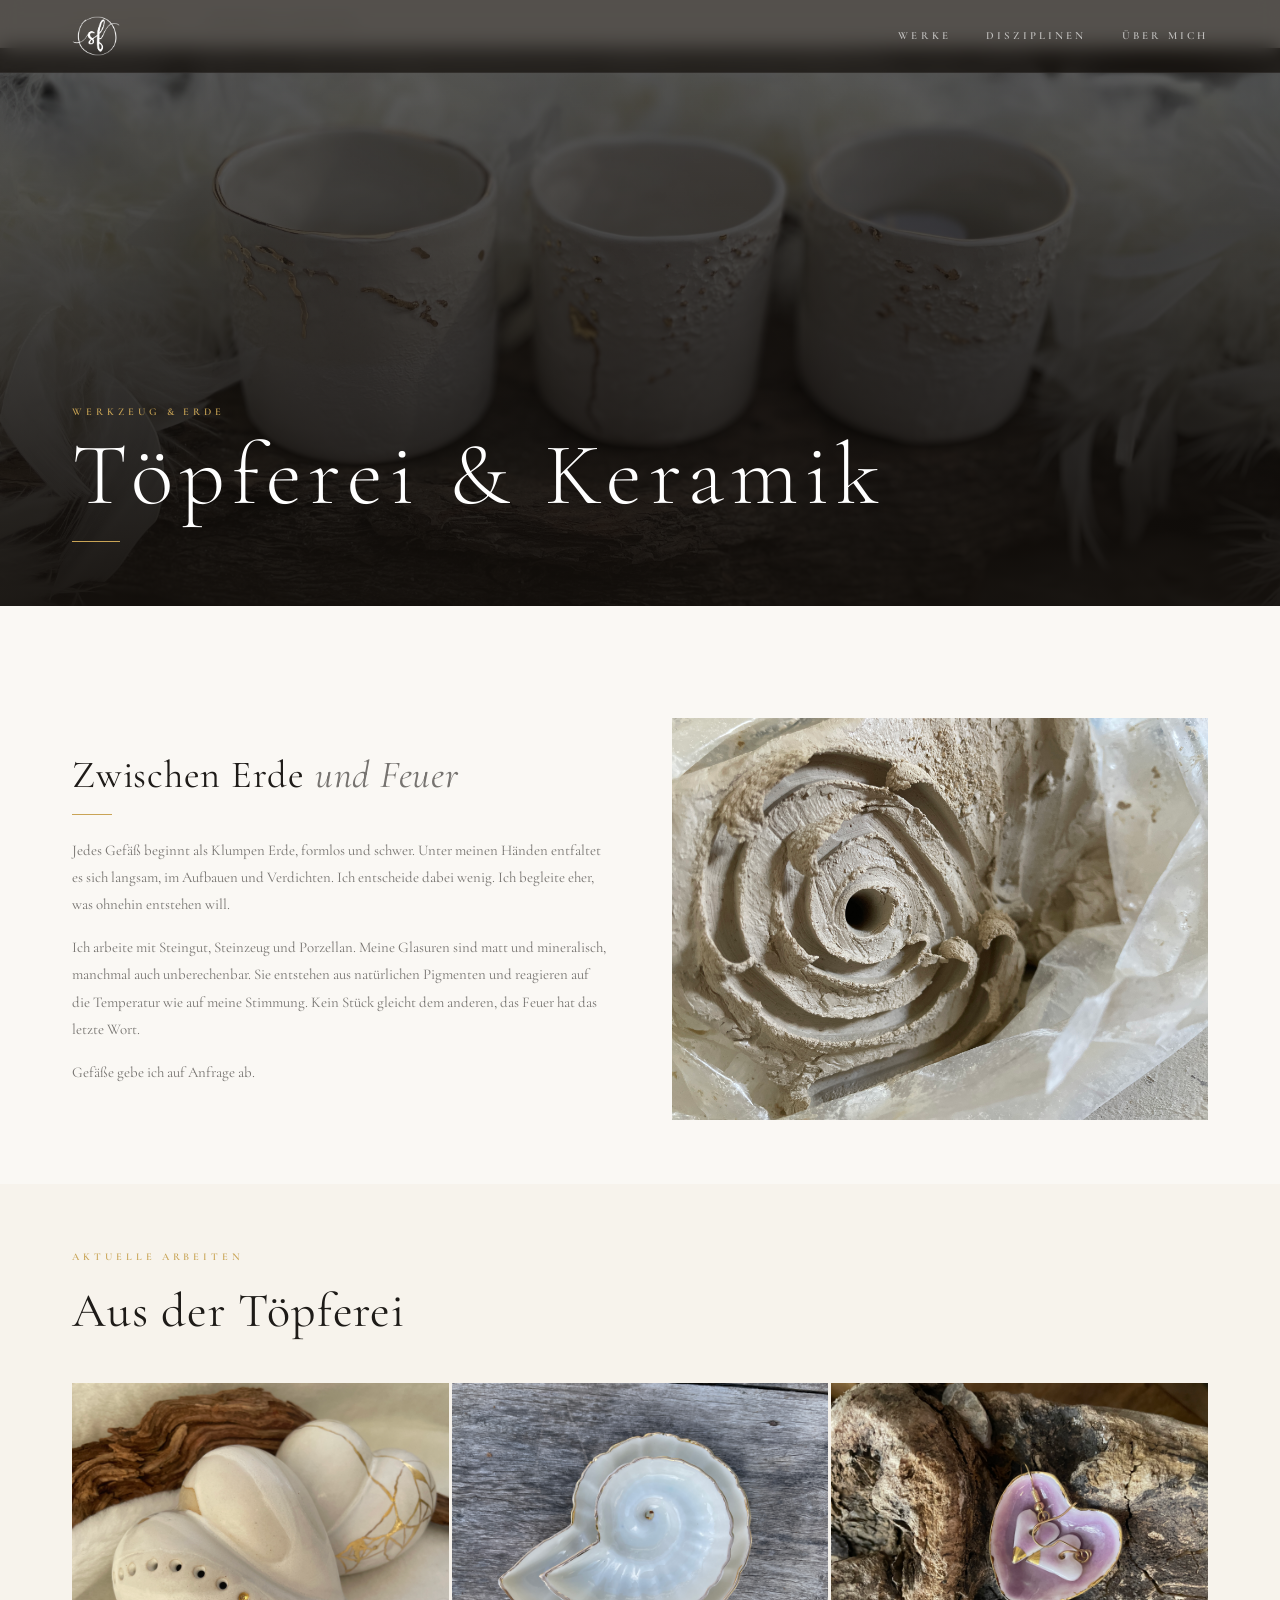
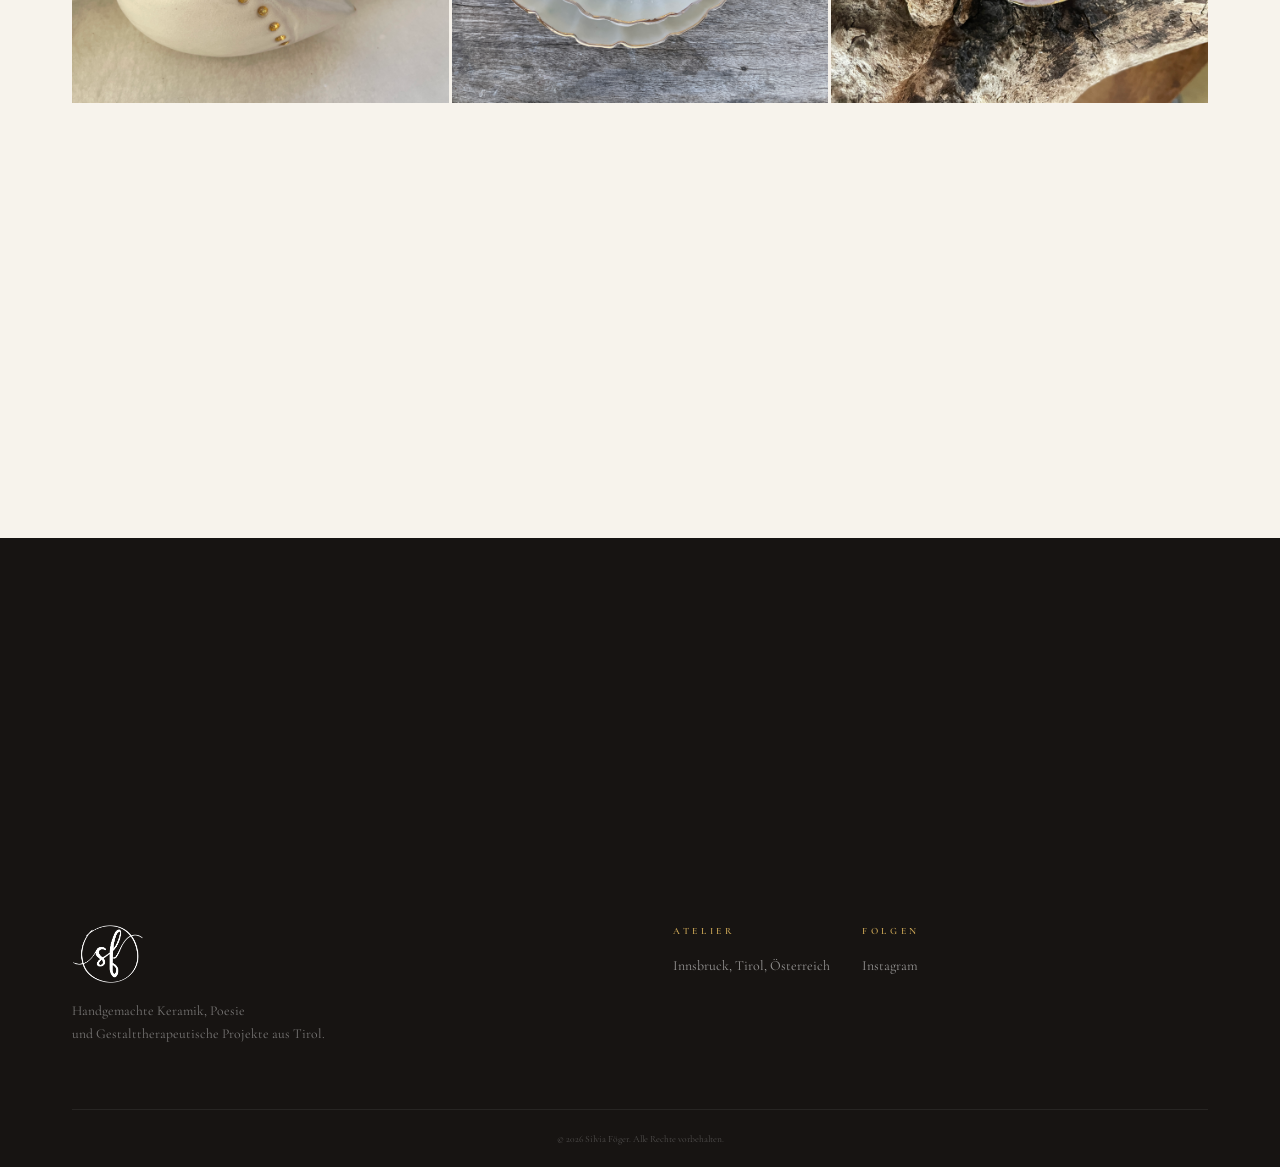
<file: toepferei.html>
<!DOCTYPE html>
<html lang="de">
  <head>
    <meta charset="UTF-8" />
    <meta name="viewport" content="width=device-width, initial-scale=1.0" />
    <meta
      name="description"
      content="Handgefertigte Keramik und Töpferei aus Tirol von Silvia Föger. Steingut, Steinzeug und Porzellan, Glasuren und Gefäße aus dem Atelier."
    />
    <title>Töpferei & Keramik | Silvia Föger</title>
    <link rel="preconnect" href="https://fonts.googleapis.com" />
    <link rel="preconnect" href="https://fonts.gstatic.com" crossorigin />
    <link
      href="https://fonts.googleapis.com/css2?family=Cormorant+Garamond:ital,wght@0,300;0,400;0,500;0,600;0,700;1,300;1,400;1,600&display=swap"
      rel="stylesheet"
    />
    <link rel="icon" type="image/x-icon" href="assets/img/favicon.ico" />
    <link rel="stylesheet" href="assets/css/style.css?v=1.4.0" />
  </head>
  <body>

    <header class="site-header" id="site-header">
      <div class="container">
        <nav class="nav">
          <a class="brand" href="index.html" aria-label="Silvia Föger, zur Startseite">
            <img class="brand__logo" src="assets/img/logo.png?v=1.4.0" alt="Silvia Föger Spirale Logo" />
          </a>
          <button class="nav-toggle" aria-expanded="false" aria-controls="nav-links" type="button">
            <span class="sr-only">Navigation umschalten</span>
            <span class="nav-toggle__bar"></span>
          </button>
          <div class="nav-links" id="nav-links">
            <a href="index.html#works">Werke</a>
            <a href="index.html#disciplines">Disziplinen</a>
            <a href="index.html#about">Über mich</a>
          </div>
        </nav>
      </div>
    </header>

    <main>

      <nav class="breadcrumb" aria-label="Breadcrumb">
        <div class="container">
          <a href="index.html">Silvia Föger</a>
          <span aria-hidden="true">/</span>
          Töpferei &amp; Keramik
        </div>
      </nav>

      <section class="page-hero">
        <div
          class="page-hero__bg"
          style="background-image: url('assets/img/toepferei/IMG_2604.jpg');"
          role="img"
          aria-label="Weiße Keramikbecher mit Goldkintsugi auf Treibholz"
        ></div>
        <div class="page-hero__overlay" aria-hidden="true"></div>
        <div class="page-hero__content container">
          <p class="eyebrow">Werkzeug &amp; Erde</p>
          <h1 class="page-hero__title">Töpferei &amp; Keramik</h1>
          <div class="page-hero__rule" aria-hidden="true"></div>
        </div>
      </section>

      <section class="page-intro">
        <div class="container">
          <div class="page-intro__grid">
            <div class="page-intro__text reveal">
              <h2>Zwischen Erde <em>und Feuer</em></h2>
              <div class="page-intro__rule" aria-hidden="true"></div>
              <p>Jedes Gefäß beginnt als Klumpen Erde, formlos und schwer. Unter meinen Händen entfaltet es sich langsam, im Aufbauen und Verdichten. Ich entscheide dabei wenig. Ich begleite eher, was ohnehin entstehen will.</p>
              <p>Ich arbeite mit Steingut, Steinzeug und Porzellan. Meine Glasuren sind matt und mineralisch, manchmal auch unberechenbar. Sie entstehen aus natürlichen Pigmenten und reagieren auf die Temperatur wie auf meine Stimmung. Kein Stück gleicht dem anderen, das Feuer hat das letzte Wort.</p>
              <p>Gefäße gebe ich auf Anfrage ab.</p>
            </div>
            <div class="page-intro__image reveal" style="--reveal-delay: 0.15s">
              <img src="assets/img/toepferei/IMG_3060.JPG" alt="Roher Ton in Spiralform, Einblick in den Entstehungsprozess." />
            </div>
          </div>
        </div>
      </section>

      <section class="page-gallery">
        <div class="container">
          <header class="section-header reveal">
            <p class="eyebrow">Aktuelle Arbeiten</p>
            <h2>Aus der Töpferei</h2>
          </header>
          <div class="page-gallery__grid">
            <article class="work-card reveal" style="--reveal-delay: 0.05s">
              <div class="work-card__img">
                <img src="assets/img/toepferei/IMG_0020.JPG" alt="Zwei weiße Keramikherzen mit Golddekoration auf weichem Untergrund." />
              </div>
              <div class="work-card__info">
                <span class="work-card__cat">Keramik</span>
                <h3>Herzform &amp; Gold</h3>
              </div>
            </article>
            <article class="work-card reveal" style="--reveal-delay: 0.1s">
              <div class="work-card__img">
                <img src="assets/img/toepferei/IMG_2041.JPG" alt="Weiße Keramikschale in Spiralform mit Goldrand auf verwittertem Holz." />
              </div>
              <div class="work-card__info">
                <span class="work-card__cat">Spiralform</span>
                <h3>Muschel &amp; Mäander</h3>
              </div>
            </article>
            <article class="work-card reveal" style="--reveal-delay: 0.15s">
              <div class="work-card__img">
                <img src="assets/img/toepferei/IMG_0130.JPG" alt="Herzförmige Keramikschale in Malve mit Goldrand." />
              </div>
              <div class="work-card__info">
                <span class="work-card__cat">Glasur</span>
                <h3>Malve &amp; Messing</h3>
              </div>
            </article>
            <article class="work-card reveal" style="--reveal-delay: 0.2s">
              <div class="work-card__img">
                <img src="assets/img/toepferei/IMG_2034.JPG" alt="Rosafarbene Keramiktassen auf verwittertem Holz." />
              </div>
              <div class="work-card__info">
                <span class="work-card__cat">Töpferei</span>
                <h3>Rosé &amp; Schlicht</h3>
              </div>
            </article>
            <article class="work-card reveal" style="--reveal-delay: 0.25s">
              <div class="work-card__img">
                <img src="assets/img/toepferei/IMG_3065.jpg" alt="Handgefertigter Keramikstempel mit SF-Monogramm." />
              </div>
              <div class="work-card__info">
                <span class="work-card__cat">Handwerk</span>
                <h3>Brennmarke</h3>
              </div>
            </article>
            <article class="work-card reveal" style="--reveal-delay: 0.3s">
              <div class="work-card__img">
                <img src="assets/img/toepferei/IMG_2604.jpg" alt="Drei weiße Keramikbecher mit Goldkintsugi auf Treibholz." />
              </div>
              <div class="work-card__info">
                <span class="work-card__cat">Kintsugi</span>
                <h3>Goldene Spuren</h3>
              </div>
            </article>
          </div>
        </div>
      </section>

      <section class="page-quote">
        <div class="container">
          <div class="page-quote__inner reveal">
            <blockquote>
              Ton gibt die Möglichkeit, Veränderungen festzuhalten.
            </blockquote>
            <cite>Silvia Föger</cite>
          </div>
        </div>
      </section>

    </main>

    <footer id="contact" class="site-footer">
      <div class="container">
        <div class="footer__inner">
          <div class="footer__brand">
            <img class="footer__logo" src="assets/img/logo.png?v=1.4.0" alt="Silvia Föger Spirale Logo" />
            <p class="footer__tagline">Handgemachte Keramik, Poesie<br />und Gestalttherapeutische Projekte aus Tirol.</p>
          </div>
          <div class="footer__cols">
            <div class="footer__col">
              <h4>Atelier</h4>
              <p>Innsbruck, Tirol, Österreich</p>
            </div>
            <div class="footer__col">
              <h4>Folgen</h4>
              <a href="https://www.instagram.com/silvia_foeger_keramik?igsh=aW5pYjJmMjdiNjA=" target="_blank" rel="noreferrer noopener">Instagram</a>
            </div>
          </div>
        </div>
        <div class="footer__legal">
          <small>© <span id="copyright-year"></span> Silvia Föger. Alle Rechte vorbehalten.</small>
        </div>
      </div>
    </footer>

    <script src="assets/js/main.js?v=1.4.0"></script>
  </body>
</html>
</file>
<file: assets/css/style.css>
:root {
  --cream: #f7f3ec;
  --parchment: #ede7db;
  --warm-white: #faf8f4;
  --stone: #c8c3bb;
  --ink: #1e1b18;
  --ink-soft: rgba(30, 27, 24, 0.6);
  --gold: #c9a455;
  --gold-glow: rgba(201, 164, 85, 0.28);
  --dark: #171412;
  --dark-mid: #231f1c;

  /* Eine Schriftfamilie für die ganze Seite. Gewicht, Größe und Laufweite
     dürfen variieren, die Familie nicht. */
  --font: "Cormorant Garamond", "Georgia", "Times New Roman", serif;

  --space-xs: 0.5rem;
  --space-sm: 1rem;
  --space-md: 2rem;
  --space-lg: 4rem;
  --space-xl: 7rem;
  --max-width: 1200px;

  --ease-out: cubic-bezier(0.16, 1, 0.3, 1);
}

*,
*::before,
*::after {
  box-sizing: border-box;
  margin: 0;
}

html {
  scroll-behavior: smooth;
}

body {
  font-family: var(--font);
  color: var(--ink);
  background: var(--cream);
  line-height: 1.65;
  overflow-x: hidden;
}

img {
  max-width: 100%;
  display: block;
}

a {
  color: inherit;
  text-decoration: none;
}

.sr-only {
  position: absolute;
  width: 1px;
  height: 1px;
  padding: 0;
  margin: -1px;
  overflow: hidden;
  clip: rect(0, 0, 0, 0);
  white-space: nowrap;
  border: 0;
}

.container {
  width: 100%;
  max-width: var(--max-width);
  margin: 0 auto;
  padding: 0 var(--space-md);
}

.eyebrow {
  font-family: var(--font);
  font-size: 0.65rem;
  font-weight: 600;
  letter-spacing: 0.38em;
  text-transform: uppercase;
  color: var(--gold);
}


/* ── HEADER ── */

.site-header {
  position: fixed;
  inset: 0 0 auto;
  z-index: 100;
  background: rgba(20, 16, 12, 0.72);
  backdrop-filter: blur(10px);
  -webkit-backdrop-filter: blur(10px);
  border-bottom: 1px solid rgba(255, 255, 255, 0.06);
  transition: background 0.4s var(--ease-out), box-shadow 0.4s var(--ease-out);
}

.site-header.scrolled {
  background: rgba(20, 16, 12, 0.96);
  box-shadow: 0 1px 0 rgba(255, 255, 255, 0.08);
}

.nav {
  position: relative;
  display: flex;
  align-items: center;
  justify-content: space-between;
  padding: 1rem 0;
  gap: var(--space-sm);
}

.brand__logo {
  height: 40px;
  width: auto;
}

.nav-links {
  display: flex;
  gap: 2.2rem;
  font-family: var(--font);
  font-size: 0.68rem;
  font-weight: 600;
  letter-spacing: 0.28em;
  text-transform: uppercase;
  color: rgba(255, 255, 255, 0.65);
}

.nav-links a {
  position: relative;
  transition: color 0.2s;
}

.nav-links a::after {
  content: "";
  position: absolute;
  bottom: -3px;
  left: 0;
  right: 0;
  height: 1px;
  background: var(--gold);
  transform: scaleX(0);
  transform-origin: left;
  transition: transform 0.3s var(--ease-out);
}

.nav-links a:hover {
  color: #fff;
}

.nav-links a:hover::after {
  transform: scaleX(1);
}

.nav-toggle {
  display: none;
  background: transparent;
  border: 0;
  cursor: pointer;
  padding: 0.25rem;
  color: rgba(255, 255, 255, 0.8);
}

.nav-toggle__bar,
.nav-toggle__bar::before,
.nav-toggle__bar::after {
  content: "";
  position: relative;
  display: block;
  width: 22px;
  height: 1.5px;
  background: currentColor;
  transition: transform 0.3s ease, opacity 0.3s ease;
}

.nav-toggle__bar::before,
.nav-toggle__bar::after {
  position: absolute;
  left: 0;
}

.nav-toggle__bar::before {
  transform: translateY(-7px);
}

.nav-toggle__bar::after {
  transform: translateY(7px);
}


/* ── HERO ── */

.hero {
  position: relative;
  min-height: 100vh;
  display: flex;
  align-items: center;
  justify-content: center;
  background:
    url("../img/header_silvia_spiral.jpg") center / cover no-repeat;
  overflow: hidden;
}

.hero::before {
  content: "";
  position: absolute;
  inset: 0;
  background: url("data:image/svg+xml,%3Csvg xmlns='http://www.w3.org/2000/svg' width='300' height='300'%3E%3Cfilter id='n'%3E%3CfeTurbulence type='fractalNoise' baseFrequency='0.65' numOctaves='4' stitchTiles='stitch'/%3E%3CfeColorMatrix type='saturate' values='0'/%3E%3C/filter%3E%3Crect width='300' height='300' filter='url(%23n)' opacity='0.035'/%3E%3C/svg%3E");
  pointer-events: none;
  opacity: 0.6;
}

.hero::after {
  content: "";
  position: absolute;
  inset: 0;
  background: radial-gradient(ellipse 60% 55% at 50% 50%, rgba(247, 243, 236, 0.28) 0%, transparent 68%);
  pointer-events: none;
  z-index: 0;
}

.hero__body {
  position: relative;
  z-index: 1;
  display: flex;
  flex-direction: column;
  align-items: center;
  gap: 2.8rem;
  text-align: center;
  padding: 8rem var(--space-md) 6rem;
}

.hero__spiral {
  animation: float 7s ease-in-out infinite;
}

.hero__spiral img {
  width: clamp(100px, 15vw, 200px);
  height: auto;
  animation: glowPulse 5s ease-in-out infinite;
}

.hero__text {
  display: flex;
  flex-direction: column;
  align-items: center;
  gap: 1.1rem;
}

.hero__name {
  font-family: var(--font);
  font-weight: 300;
  font-size: clamp(2.8rem, 7.5vw, 6.5rem);
  letter-spacing: 0.2em;
  color: var(--ink);
  line-height: 1;
  animation: fadeUp 1s var(--ease-out) 0.3s both;
}

.hero__rule {
  width: 56px;
  height: 1px;
  background: var(--gold);
  animation: fadeUp 1s var(--ease-out) 0.5s both;
}

.hero__tagline {
  font-family: var(--font);
  /* Die Serif läuft breiter als die alte Sans, daher kleinere Obergrenzen. */
  font-size: clamp(0.6rem, 2.2vw, 1.1rem);
  font-weight: 600;
  letter-spacing: clamp(0.14em, 0.6vw, 0.3em);
  text-transform: uppercase;
  color: var(--ink-soft);
  max-width: 100%;
  padding: 0 var(--space-sm);
  text-align: center;
  line-height: 1.6;
  overflow-wrap: break-word;
  animation: fadeUp 1s var(--ease-out) 0.65s both;
}

.hero__tagline-sep {
  margin: 0 0.35em;
  opacity: 0.55;
}

.hero__scroll {
  position: absolute;
  bottom: 2.5rem;
  left: 50%;
  transform: translateX(-50%);
  display: flex;
  flex-direction: column;
  align-items: center;
}

.hero__scroll-line {
  width: 1px;
  height: 48px;
  background: linear-gradient(to bottom, var(--gold), transparent);
  animation: scrollPulse 2.2s ease-in-out infinite;
}

@keyframes float {
  0%, 100% { transform: translateY(0); }
  50% { transform: translateY(-14px); }
}

@keyframes glowPulse {
  0%, 100% { filter: drop-shadow(0 6px 32px rgba(201, 164, 85, 0.22)) drop-shadow(0 2px 6px rgba(0,0,0,0.07)); }
  50% { filter: drop-shadow(0 6px 52px rgba(201, 164, 85, 0.48)) drop-shadow(0 2px 10px rgba(0,0,0,0.1)); }
}

@keyframes scrollPulse {
  0%, 100% { opacity: 0.25; transform: scaleY(0.75); }
  60% { opacity: 1; transform: scaleY(1); }
}

@keyframes fadeUp {
  from { opacity: 0; transform: translateY(22px); }
  to { opacity: 1; transform: translateY(0); }
}


/* ── WORKS ── */

.works {
  padding: var(--space-xl) 0 var(--space-lg);
  background: var(--warm-white);
}

.section-header {
  margin-bottom: var(--space-md);
}

.section-header h2 {
  font-family: var(--font);
  font-weight: 400;
  font-size: clamp(2rem, 4vw, 3rem);
  margin-top: 0.45rem;
  letter-spacing: 0.02em;
}

.section-header--center {
  text-align: center;
}

.works__grid {
  display: grid;
  grid-template-columns: repeat(3, 1fr);
  grid-auto-rows: 280px;
  gap: 3px;
  margin-top: var(--space-md);
}

.work-card {
  position: relative;
  overflow: hidden;
  background: var(--parchment);
  cursor: pointer;
}

.work-card__img {
  width: 100%;
  height: 100%;
}

.work-card__img img {
  width: 100%;
  height: 100%;
  object-fit: cover;
  transition: transform 0.7s var(--ease-out);
}

.work-card:hover .work-card__img img {
  transform: scale(1.05);
}

.work-card__info {
  position: absolute;
  inset: auto 0 0;
  padding: 1.6rem 1.6rem 1.4rem;
  background: linear-gradient(
    to top,
    rgba(12, 9, 6, 0.92) 0%,
    rgba(12, 9, 6, 0.72) 45%,
    rgba(12, 9, 6, 0.28) 78%,
    transparent 100%
  );
  color: #fff;
  opacity: 0;
  transform: translateY(6px);
  transition: opacity 0.35s ease, transform 0.35s ease;
}

.work-card:hover .work-card__info,
.work-card:focus-within .work-card__info {
  opacity: 1;
  transform: translateY(0);
}

.work-card__cat {
  display: block;
  font-size: 0.6rem;
  font-weight: 600;
  letter-spacing: 0.32em;
  text-transform: uppercase;
  color: #e3c887;
  text-shadow: 0 1px 3px rgba(0, 0, 0, 0.75);
  margin-bottom: 0.3rem;
}

.work-card h3 {
  font-family: var(--font);
  font-weight: 500;
  font-size: 1.2rem;
  letter-spacing: 0.04em;
  color: #fff;
  text-shadow: 0 1px 4px rgba(0, 0, 0, 0.8), 0 0 12px rgba(0, 0, 0, 0.45);
}

/* Editorial grid placement — desktop (3 cols) */
@media (min-width: 901px) {
  .works__grid .work-card:nth-child(1) { grid-column: 1 / 3; grid-row: 1 / 3; }
  .works__grid .work-card:nth-child(2) { grid-column: 3; grid-row: 1; }
  .works__grid .work-card:nth-child(3) { grid-column: 3; grid-row: 2; }
  .works__grid .work-card:nth-child(4) { grid-column: 1; grid-row: 3; }
  .works__grid .work-card:nth-child(5) { grid-column: 2; grid-row: 3; }
  .works__grid .work-card:nth-child(6) { grid-column: 3; grid-row: 3; }
}

/* Per-image framing: align subjects within each card */
.works__grid .work-card:nth-child(1) .work-card__img img { object-position: center 38%; }  /* hearts: both in view */
.works__grid .work-card:nth-child(3) .work-card__img img { object-position: center 28%; }  /* nautilus: shell + gold rim */
.works__grid .work-card:nth-child(4) .work-card__img img { object-position: center 40%; }  /* mauve dish: earrings visible */
.works__grid .work-card:nth-child(6) .work-card__img img { object-position: center 52%; }  /* clay spiral: form centred */


/* ── DISCIPLINES ── */

.disciplines {
  padding: var(--space-xl) 0;
  background: var(--parchment);
  position: relative;
}

.disciplines::before {
  content: "";
  display: block;
  width: 1px;
  height: 56px;
  background: linear-gradient(to bottom, transparent, var(--gold), transparent);
  margin: 0 auto var(--space-lg);
  opacity: 0.5;
}

.disciplines__grid {
  display: grid;
  grid-template-columns: repeat(3, 1fr);
  gap: var(--space-md);
  margin-top: var(--space-md);
}

.disc-card {
  padding: 2.8rem 2rem 2.4rem;
  background: var(--warm-white);
  border: 1px solid rgba(201, 164, 85, 0.16);
  border-top: 2px solid var(--gold);
  text-align: center;
  transition: transform 0.35s var(--ease-out), box-shadow 0.35s ease;
}

.disc-card:hover {
  transform: translateY(-7px);
  box-shadow: 0 22px 44px rgba(0, 0, 0, 0.07);
}

.disc-card__symbol {
  width: 46px;
  height: 46px;
  margin: 0 auto 1.6rem;
  color: var(--gold);
}

.disc-card__symbol svg {
  width: 100%;
  height: 100%;
}

.disc-card h3 {
  font-family: var(--font);
  font-weight: 400;
  font-size: 1.45rem;
  margin-bottom: 0.85rem;
  letter-spacing: 0.03em;
}

.disc-card p {
  font-size: 0.9rem;
  color: var(--ink-soft);
  line-height: 1.75;
}


/* ── ABOUT ── */

.about {
  display: grid;
  grid-template-columns: 1fr 1fr;
  min-height: 72vh;
  align-items: start;
}

.about__media {
  position: relative;
  overflow: hidden;
  background: var(--parchment);
  /* Die Bildspalte bleibt bildschirmhoch und läuft beim Lesen mit, statt
     über die ganze Textlänge gestreckt zu werden. Das hält das Porträt in
     einer Größe, die die Auflösung auch trägt. Das Bild wird über
     object-fit zugeschnitten, ein neues Porträt mit anderen Maßen bricht
     das Layout also nicht. */
  position: sticky;
  top: 0;
  height: 100vh;
}

.about__media img {
  width: 100%;
  height: 100%;
  object-fit: cover;
  /* Auf das Gesicht ausgerichtet, nicht auf den Himmel darüber. */
  object-position: 58% 30%;
  transition: transform 0.8s var(--ease-out);
}

.about:hover .about__media img {
  transform: scale(1.03);
}

.about__text {
  padding: var(--space-xl) var(--space-lg);
  background: var(--cream);
  display: flex;
  flex-direction: column;
  justify-content: center;
  gap: 1.3rem;
}

.about__text h2 {
  font-family: var(--font);
  font-weight: 400;
  font-size: clamp(1.9rem, 3vw, 2.8rem);
  letter-spacing: 0.02em;
  line-height: 1.2;
  margin-top: 0.4rem;
}

.about__text h2 em {
  font-style: italic;
  color: rgba(30, 27, 24, 0.72);
}

.about__rule {
  width: 40px;
  height: 1px;
  background: var(--gold);
}

.about__text p {
  color: var(--ink-soft);
  font-size: 0.93rem;
  max-width: 36rem;
  line-height: 1.8;
}

.btn-outline {
  display: inline-block;
  width: fit-content;
  padding: 0.8rem 2rem;
  border: 1px solid var(--gold);
  font-family: var(--font);
  font-size: 0.64rem;
  font-weight: 600;
  letter-spacing: 0.3em;
  text-transform: uppercase;
  color: var(--ink);
  transition: background 0.22s ease, color 0.22s ease;
  margin-top: 0.4rem;
}

.btn-outline:hover {
  background: var(--gold);
  color: var(--dark);
}


/* ── FOOTER ── */

.site-footer {
  background: var(--dark);
  color: rgba(255, 255, 255, 0.7);
  padding-top: var(--space-lg);
}

.footer__inner {
  display: grid;
  grid-template-columns: auto 1fr;
  gap: var(--space-lg);
  align-items: start;
  padding-bottom: var(--space-lg);
  border-bottom: 1px solid rgba(255, 255, 255, 0.07);
}

.footer__logo {
  height: 60px;
  width: auto;
}

.footer__tagline {
  margin-top: 1rem;
  font-size: 0.85rem;
  line-height: 1.65;
  color: rgba(255, 255, 255, 0.42);
}

.footer__cols {
  display: grid;
  grid-template-columns: repeat(3, 1fr);
  gap: var(--space-md);
  justify-self: end;
}

.footer__col h4 {
  font-family: var(--font);
  font-size: 0.6rem;
  font-weight: 600;
  letter-spacing: 0.38em;
  text-transform: uppercase;
  color: var(--gold);
  margin-bottom: 0.85rem;
}

.footer__col p,
.footer__col a {
  display: block;
  font-size: 0.87rem;
  line-height: 1.75;
  color: rgba(255, 255, 255, 0.55);
  transition: color 0.2s;
}

.footer__col a:hover {
  color: #fff;
}

.footer__legal {
  padding: 1.2rem 0;
  text-align: center;
  font-size: 0.72rem;
  color: rgba(255, 255, 255, 0.25);
}


/* ── REVEAL ANIMATIONS ── */

.reveal {
  opacity: 0;
  transform: translateY(28px);
  transition:
    opacity 0.75s var(--ease-out),
    transform 0.75s var(--ease-out);
  transition-delay: var(--reveal-delay, 0s);
}

.reveal.visible {
  opacity: 1;
  transform: translateY(0);
}


/* ── RESPONSIVE: TABLET (≤900px) ── */

@media (max-width: 900px) {
  .works__grid {
    grid-template-columns: repeat(2, 1fr);
    grid-auto-rows: 220px;
  }

  .works__grid .work-card:nth-child(1) { grid-column: 1 / 3; grid-row: 1; }
  .works__grid .work-card:nth-child(2) { grid-column: 1; grid-row: 2; }
  .works__grid .work-card:nth-child(3) { grid-column: 2; grid-row: 2; }
  .works__grid .work-card:nth-child(4) { grid-column: 1; grid-row: 3; }
  .works__grid .work-card:nth-child(5) { grid-column: 2; grid-row: 3; }
  .works__grid .work-card:nth-child(6) { grid-column: 1 / 3; grid-row: 4; }

  .disciplines__grid {
    grid-template-columns: 1fr 1fr;
  }

  .disc-card:last-child {
    grid-column: 1 / 3;
    max-width: 460px;
    justify-self: center;
    width: 100%;
  }

  .about {
    grid-template-columns: 1fr;
  }

  .about__media {
    /* Einspaltig: kein Sticky, sonst klebt das Bild über dem Text. */
    position: static;
    height: auto;
    min-height: 55vw;
    max-height: 80vh;
  }

  .about__text {
    padding: var(--space-lg) var(--space-md);
  }

  .footer__inner {
    grid-template-columns: 1fr;
  }

  .footer__cols {
    justify-self: start;
    width: 100%;
  }
}


/* ── RESPONSIVE: MOBILE NAV (≤820px) ── */

@media (max-width: 820px) {
  .nav-toggle {
    display: block;
  }

  .nav-links {
    position: absolute;
    inset: calc(100% + 1px) 0 auto;
    background: rgba(20, 16, 12, 0.97);
    backdrop-filter: blur(12px);
    -webkit-backdrop-filter: blur(12px);
    flex-direction: column;
    align-items: flex-start;
    padding: 1.3rem var(--space-md);
    gap: 1.1rem;
    transform: translateY(-8px);
    opacity: 0;
    pointer-events: none;
    transition: transform 0.3s ease, opacity 0.3s ease;
  }

  .nav-links.is-open {
    transform: translateY(0);
    opacity: 1;
    pointer-events: all;
  }

  .nav-toggle[aria-expanded="true"] .nav-toggle__bar {
    background: transparent;
  }

  .nav-toggle[aria-expanded="true"] .nav-toggle__bar::before {
    transform: rotate(45deg);
  }

  .nav-toggle[aria-expanded="true"] .nav-toggle__bar::after {
    transform: rotate(-45deg);
  }
}


/* ── RESPONSIVE: SMALL MOBILE (≤640px) ── */

@media (max-width: 640px) {
  :root {
    --space-md: 1.25rem;
    --space-lg: 2.5rem;
    --space-xl: 4.5rem;
  }

  .hero__name {
    letter-spacing: 0.12em;
  }

  .works__grid {
    grid-template-columns: 1fr;
    grid-auto-rows: 240px;
  }

  .works__grid .work-card { grid-column: 1; grid-row: auto; }

  /* Always show card info on touch devices */
  .work-card__info {
    opacity: 1;
    transform: none;
  }

  .disciplines__grid {
    grid-template-columns: 1fr;
  }

  .disc-card:last-child {
    grid-column: auto;
    max-width: none;
    justify-self: auto;
  }

  .about__text {
    padding: var(--space-lg) var(--space-sm);
  }

  .footer__cols {
    grid-template-columns: 1fr;
    gap: var(--space-sm);
  }
}


/* ── INNER PAGE: HERO ── */

.page-hero {
  position: relative;
  min-height: 62vh;
  display: flex;
  align-items: flex-end;
  padding-bottom: var(--space-lg);
  overflow: hidden;
}

.page-hero__bg {
  position: absolute;
  inset: 0;
  background: center / cover no-repeat;
  filter: brightness(0.38) saturate(0.75);
  transform: scale(1.04);
  transition: transform 8s var(--ease-out);
}

.page-hero:hover .page-hero__bg {
  transform: scale(1.0);
}

.page-hero__overlay {
  position: absolute;
  inset: 0;
  background: linear-gradient(to top, rgba(20, 16, 12, 0.88) 0%, rgba(20, 16, 12, 0.3) 65%, transparent 100%);
}

.page-hero__content {
  position: relative;
  z-index: 1;
  color: #fff;
}

.page-hero__content .eyebrow {
  color: var(--gold);
}

.page-hero__title {
  font-family: var(--font);
  font-weight: 300;
  font-size: clamp(1.8rem, 7vw, 5.5rem);
  overflow-wrap: break-word;
  hyphens: auto;
  letter-spacing: 0.08em;
  line-height: 1.05;
  margin-top: 0.55rem;
  color: #fff;
}

.page-hero__rule {
  width: 48px;
  height: 1px;
  background: var(--gold);
  margin-top: 1.2rem;
}


/* ── INNER PAGE: BREADCRUMB ── */

.breadcrumb {
  background: var(--warm-white);
  border-bottom: 1px solid rgba(30, 27, 24, 0.08);
  padding: 0.9rem 0;
  font-size: 0.68rem;
  letter-spacing: 0.2em;
  text-transform: uppercase;
  color: var(--ink-soft);
}

.breadcrumb a {
  color: var(--gold);
  transition: opacity 0.2s;
}

.breadcrumb a:hover {
  opacity: 0.7;
}

.breadcrumb span {
  margin: 0 0.6rem;
  opacity: 0.4;
}


/* ── INNER PAGE: INTRO ── */

.page-intro {
  padding: var(--space-xl) 0 var(--space-lg);
  background: var(--warm-white);
}

.page-intro__grid {
  display: grid;
  grid-template-columns: 1fr 1fr;
  gap: var(--space-lg);
  align-items: center;
}

.page-intro__grid:has(> :only-child) {
  grid-template-columns: 1fr;
  max-width: 52rem;
  margin: 0 auto;
}

.page-intro__text h2 {
  font-family: var(--font);
  font-weight: 400;
  font-size: clamp(1.9rem, 3vw, 2.7rem);
  letter-spacing: 0.02em;
  line-height: 1.2;
  margin-bottom: var(--space-sm);
}

.page-intro__text h2 em {
  font-style: italic;
  color: var(--ink-soft);
}

.page-intro__rule {
  width: 40px;
  height: 1px;
  background: var(--gold);
  margin-bottom: 1.4rem;
}

.page-intro__text p {
  color: var(--ink-soft);
  font-size: 0.93rem;
  line-height: 1.82;
  margin-bottom: 1rem;
}

.page-intro__text p:last-child {
  margin-bottom: 0;
}

.page-intro__image {
  overflow: hidden;
  aspect-ratio: 4 / 3;
}

.page-intro__image img {
  width: 100%;
  height: 100%;
  object-fit: cover;
  transition: transform 0.8s var(--ease-out);
}

.page-intro__image:hover img {
  transform: scale(1.04);
}


/* ── INNER PAGE: GALLERY ── */

.page-gallery {
  padding: var(--space-lg) 0 var(--space-xl);
  background: var(--cream);
}

.page-gallery__grid {
  display: grid;
  grid-template-columns: repeat(3, 1fr);
  gap: 3px;
  margin-top: var(--space-md);
}

.page-gallery__grid .work-card {
  height: 320px;
}


/* ── INNER PAGE: QUOTE ── */

.page-quote {
  padding: var(--space-xl) 0;
  background: var(--dark);
  text-align: center;
}

.page-quote__inner {
  max-width: 44rem;
  margin: 0 auto;
}

.page-quote blockquote {
  font-family: var(--font);
  font-style: italic;
  font-weight: 300;
  font-size: clamp(1.45rem, 3vw, 2.1rem);
  color: rgba(255, 255, 255, 0.82);
  line-height: 1.55;
}

.page-quote cite {
  display: block;
  margin-top: 1.8rem;
  font-family: var(--font);
  font-style: normal;
  font-size: 0.65rem;
  font-weight: 600;
  letter-spacing: 0.35em;
  text-transform: uppercase;
  color: var(--gold);
}


/* ── DISC CARD LINK ── */

.disc-card__link {
  display: inline-block;
  margin-top: 1.5rem;
  font-size: 0.65rem;
  font-weight: 600;
  letter-spacing: 0.28em;
  text-transform: uppercase;
  color: var(--gold);
  position: relative;
}

.disc-card__link::after {
  content: "";
  position: absolute;
  bottom: -2px;
  left: 0;
  right: 0;
  height: 1px;
  background: var(--gold);
  transform: scaleX(0);
  transform-origin: left;
  transition: transform 0.3s var(--ease-out);
}

.disc-card__link:hover::after {
  transform: scaleX(1);
}


/* ── INNER PAGE RESPONSIVE ── */

@media (max-width: 900px) {
  .page-intro__grid {
    grid-template-columns: 1fr;
  }

  .page-intro__image {
    order: -1;
  }

  .page-gallery__grid {
    grid-template-columns: repeat(2, 1fr);
  }

  .page-gallery__grid .work-card {
    height: 260px;
  }
}

@media (max-width: 640px) {
  .page-hero {
    min-height: 50vh;
  }

  .page-gallery__grid {
    grid-template-columns: 1fr;
  }

  .page-gallery__grid .work-card {
    height: 240px;
    /* Always show info on mobile */
  }

  .page-gallery__grid .work-card__info {
    opacity: 1;
    transform: none;
  }
}


/* ── POEMS LIST ── */

.page-booklet {
  padding: var(--space-xl) 0 var(--space-lg);
  background: var(--parchment);
}

.page-booklet .section-header h2 {
  color: var(--ink);
}

.poem-nav {
  position: sticky;
  top: var(--header-h, 72px);
  z-index: 60;
  margin-top: var(--space-md);
  background: rgba(250, 248, 244, 0.92);
  backdrop-filter: blur(6px);
  -webkit-backdrop-filter: blur(6px);
  border-bottom: 1px solid rgba(201, 164, 85, 0.35);
}

.poem-nav__inner {
  display: flex;
  flex-wrap: wrap;
  justify-content: center;
  gap: 8px 28px;
  padding: 12px 16px;
}

.poem-filter__btn {
  background: none;
  border: 0;
  border-bottom: 1px solid transparent;
  padding: 0 0 2px;
  cursor: pointer;
  font-family: var(--font);
  font-size: 10px;
  font-weight: 600;
  letter-spacing: 0.16em;
  text-transform: uppercase;
  color: rgba(30, 27, 24, 0.55);
  transition: color 0.25s ease, border-color 0.25s ease;
}

.poem-filter__btn:hover {
  color: var(--ink);
}

.poem-filter__btn.is-active {
  color: var(--gold);
  border-bottom-color: var(--gold);
}

.poem-tools {
  max-width: 600px;
  margin: var(--space-md) auto 0;
}

.poem-search {
  position: relative;
  max-width: 600px;
  margin: 0 auto;
}

.poem-search__input {
  width: 100%;
  background: var(--warm-white);
  border: 1px solid rgba(30, 27, 24, 0.12);
  padding: 0.85rem 1.2rem;
  font-family: var(--font);
  font-size: 0.9rem;
  color: var(--ink);
}

.poem-search__input::placeholder {
  color: var(--ink-soft);
  opacity: 0.7;
}

.poem-search__input:focus {
  outline: none;
  border-color: var(--gold);
}

.poem-search__suggestions {
  position: absolute;
  top: 100%;
  left: 0;
  right: 0;
  z-index: 20;
  margin: 0;
  padding: 0.35rem 0;
  list-style: none;
  background: var(--warm-white);
  border: 1px solid rgba(30, 27, 24, 0.12);
  border-top: 0;
  box-shadow: 0 14px 28px rgba(30, 27, 24, 0.1);
}

.poem-search__suggestion {
  display: block;
  width: 100%;
  background: none;
  border: 0;
  padding: 0.5rem 1.2rem;
  text-align: left;
  cursor: pointer;
  font-family: var(--font);
  font-size: 1.05rem;
  color: var(--ink);
}

.poem-search__suggestion:hover,
.poem-search__suggestion:focus {
  background: rgba(201, 164, 85, 0.12);
  color: var(--ink);
  outline: none;
}

.poem-archive__count {
  margin: 1rem 0 0;
  text-align: center;
  font-family: var(--font);
  font-size: 0.6rem;
  font-weight: 600;
  letter-spacing: 0.24em;
  text-transform: uppercase;
  color: var(--ink-soft);
}

.poem-toc {
  max-width: 600px;
  margin: var(--space-md) auto 0;
  padding: 1.4rem 1.6rem 1.2rem;
  background: var(--warm-white);
  border: 1px solid rgba(30, 27, 24, 0.1);
}

.poem-toc__label {
  margin: 0 0 0.9rem;
  font-family: var(--font);
  font-size: 0.6rem;
  font-weight: 600;
  letter-spacing: 0.24em;
  text-transform: uppercase;
  color: var(--ink-soft);
}

.poem-toc__list {
  display: flex;
  flex-wrap: wrap;
  gap: 0.5rem 1.4rem;
  margin: 0;
  padding: 0;
  list-style: none;
}

.poem-toc__link {
  font-family: var(--font);
  font-size: 1.02rem;
  color: var(--ink);
  border-bottom: 1px solid transparent;
  transition: color 0.2s, border-color 0.2s;
}

.poem-toc__link:hover,
.poem-toc__link:focus-visible {
  color: var(--gold);
  border-bottom-color: var(--gold);
}

.poem-archive__empty {
  margin: var(--space-md) 0 0;
  text-align: center;
  font-family: var(--font);
  font-style: italic;
  font-size: 1.05rem;
  color: var(--ink-soft);
}

.poems-list {
  display: flex;
  flex-direction: column;
  gap: var(--space-md);
  max-width: 600px;
  margin: var(--space-md) auto 0;
}

.poem-group {
  margin: var(--space-md) 0 0;
  scroll-margin-top: calc(var(--header-h, 72px) + 4.5rem);
  padding-bottom: 0.6rem;
  border-bottom: 1px solid rgba(201, 164, 85, 0.4);
  font-family: var(--font);
  font-size: 0.68rem;
  font-weight: 600;
  letter-spacing: 0.28em;
  text-transform: uppercase;
  color: var(--gold);
}

.poem-group:first-child {
  margin-top: 0;
}

.poem-leaf {
  background: var(--warm-white);
  border-top: 2px solid var(--gold);
  padding: 2.8rem 3.2rem;
  box-shadow: 0 2px 18px rgba(30, 27, 24, 0.06);
}

.poem__title {
  font-family: var(--font);
  font-weight: 400;
  font-size: 1.3rem;
  letter-spacing: 0.02em;
  color: var(--ink);
  margin: 0 0 0.5rem;
}

.poem__divider {
  width: 28px;
  height: 1px;
  background: var(--gold);
  margin-bottom: 1.6rem;
}

.poem__body {
  font-family: var(--font);
  font-style: italic;
  font-weight: 300;
  font-size: 1.06rem;
  line-height: 2.05;
  color: var(--ink-soft);
}

.poem__body p {
  margin: 0 0 1rem;
}

.poem__body p:last-child {
  margin-bottom: 0;
}

.poem__author {
  margin-top: 2rem;
  padding-top: 1rem;
  border-top: 1px solid rgba(30, 27, 24, 0.1);
  font-family: var(--font);
  font-size: 0.6rem;
  font-weight: 600;
  letter-spacing: 0.32em;
  text-transform: uppercase;
  color: var(--ink-soft);
}

@media (max-width: 640px) {
  .poems-list {
    gap: var(--space-sm);
  }

  .poem-leaf {
    padding: 2rem 1.6rem;
  }

  .poem__body {
    font-size: 1rem;
    line-height: 1.95;
  }
}


/* ── COMING SOON ── */

.coming-soon {
  min-height: 72vh;
  display: flex;
  align-items: center;
  background: var(--warm-white);
}

.coming-soon__inner {
  text-align: center;
  padding: var(--space-xl) 0;
  max-width: 480px;
  margin: 0 auto;
}

.coming-soon__inner h1 {
  font-family: var(--font);
  font-weight: 300;
  font-size: clamp(2.4rem, 5vw, 3.8rem);
  letter-spacing: 0.08em;
  color: var(--ink);
  margin-top: 0.5rem;
}

.coming-soon__rule {
  width: 48px;
  height: 1px;
  background: var(--gold);
  margin: 1.4rem auto 1.6rem;
}

.coming-soon__inner > p {
  color: var(--ink-soft);
  font-size: 0.93rem;
  line-height: 1.75;
  margin-bottom: 2.2rem;
}


/* ── REDUCED MOTION ── */

@media (prefers-reduced-motion: reduce) {
  *,
  *::before,
  *::after {
    animation-duration: 0.01ms !important;
    transition-duration: 0.01ms !important;
  }

  .hero__spiral,
  .hero__spiral img,
  .hero__scroll-line {
    animation: none;
  }
}


/* ── KONTAKT ── */

.contact {
  padding: var(--space-xl) 0;
  background: var(--warm-white);
}

.contact__intro {
  max-width: 46ch;
  margin: 0 auto var(--space-md);
  text-align: center;
  font-size: 1.15rem;
  font-weight: 300;
  line-height: 1.8;
  color: var(--ink-soft);
}

.contact__form {
  display: grid;
  grid-template-columns: 1fr 1fr;
  gap: var(--space-sm) var(--space-md);
  max-width: 720px;
  margin: 0 auto;
}

.field {
  display: flex;
  flex-direction: column;
  gap: 0.4rem;
}

.field--wide {
  grid-column: 1 / -1;
}

/* Der Honigtopf muss für Bots im DOM stehen, für Menschen aber unerreichbar
   sein. display:none würde ihn auch für manche Bots verraten. */
.field--trap {
  position: absolute;
  left: -9999px;
  width: 1px;
  height: 1px;
  overflow: hidden;
}

.field label {
  font-size: 0.68rem;
  font-weight: 600;
  letter-spacing: 0.24em;
  text-transform: uppercase;
  color: var(--ink-soft);
}

.field input,
.field textarea {
  font-family: var(--font);
  font-size: 1.05rem;
  font-weight: 300;
  color: var(--ink);
  background: var(--cream);
  border: 1px solid rgba(30, 27, 24, 0.14);
  border-radius: 0;
  padding: 0.75rem 0.9rem;
  transition: border-color 0.3s var(--ease-out), box-shadow 0.3s var(--ease-out);
}

.field textarea {
  resize: vertical;
  line-height: 1.7;
}

.field input:focus,
.field textarea:focus {
  outline: none;
  border-color: var(--gold);
  box-shadow: 0 0 0 3px var(--gold-glow);
}

.contact__actions {
  grid-column: 1 / -1;
  display: flex;
  flex-wrap: wrap;
  align-items: center;
  gap: var(--space-sm);
  margin-top: var(--space-xs);
}

.contact__submit {
  font-family: var(--font);
  font-size: 0.72rem;
  font-weight: 600;
  letter-spacing: 0.28em;
  text-transform: uppercase;
  color: var(--ink);
  background: transparent;
  border: 1px solid var(--gold);
  padding: 0.85rem 2.2rem;
  cursor: pointer;
  transition: background 0.3s var(--ease-out), color 0.3s var(--ease-out);
}

.contact__submit:hover {
  background: var(--gold);
  color: var(--warm-white);
}

.contact__submit[disabled] {
  opacity: 0.55;
  cursor: default;
}

.contact__status {
  font-size: 1rem;
  font-weight: 300;
  color: var(--ink-soft);
}

.contact__status.is-error {
  color: #9c3b2e;
}

.contact__status.is-success {
  color: var(--ink);
}

@media (max-width: 700px) {
  .contact__form {
    grid-template-columns: 1fr;
  }
}
</file>
